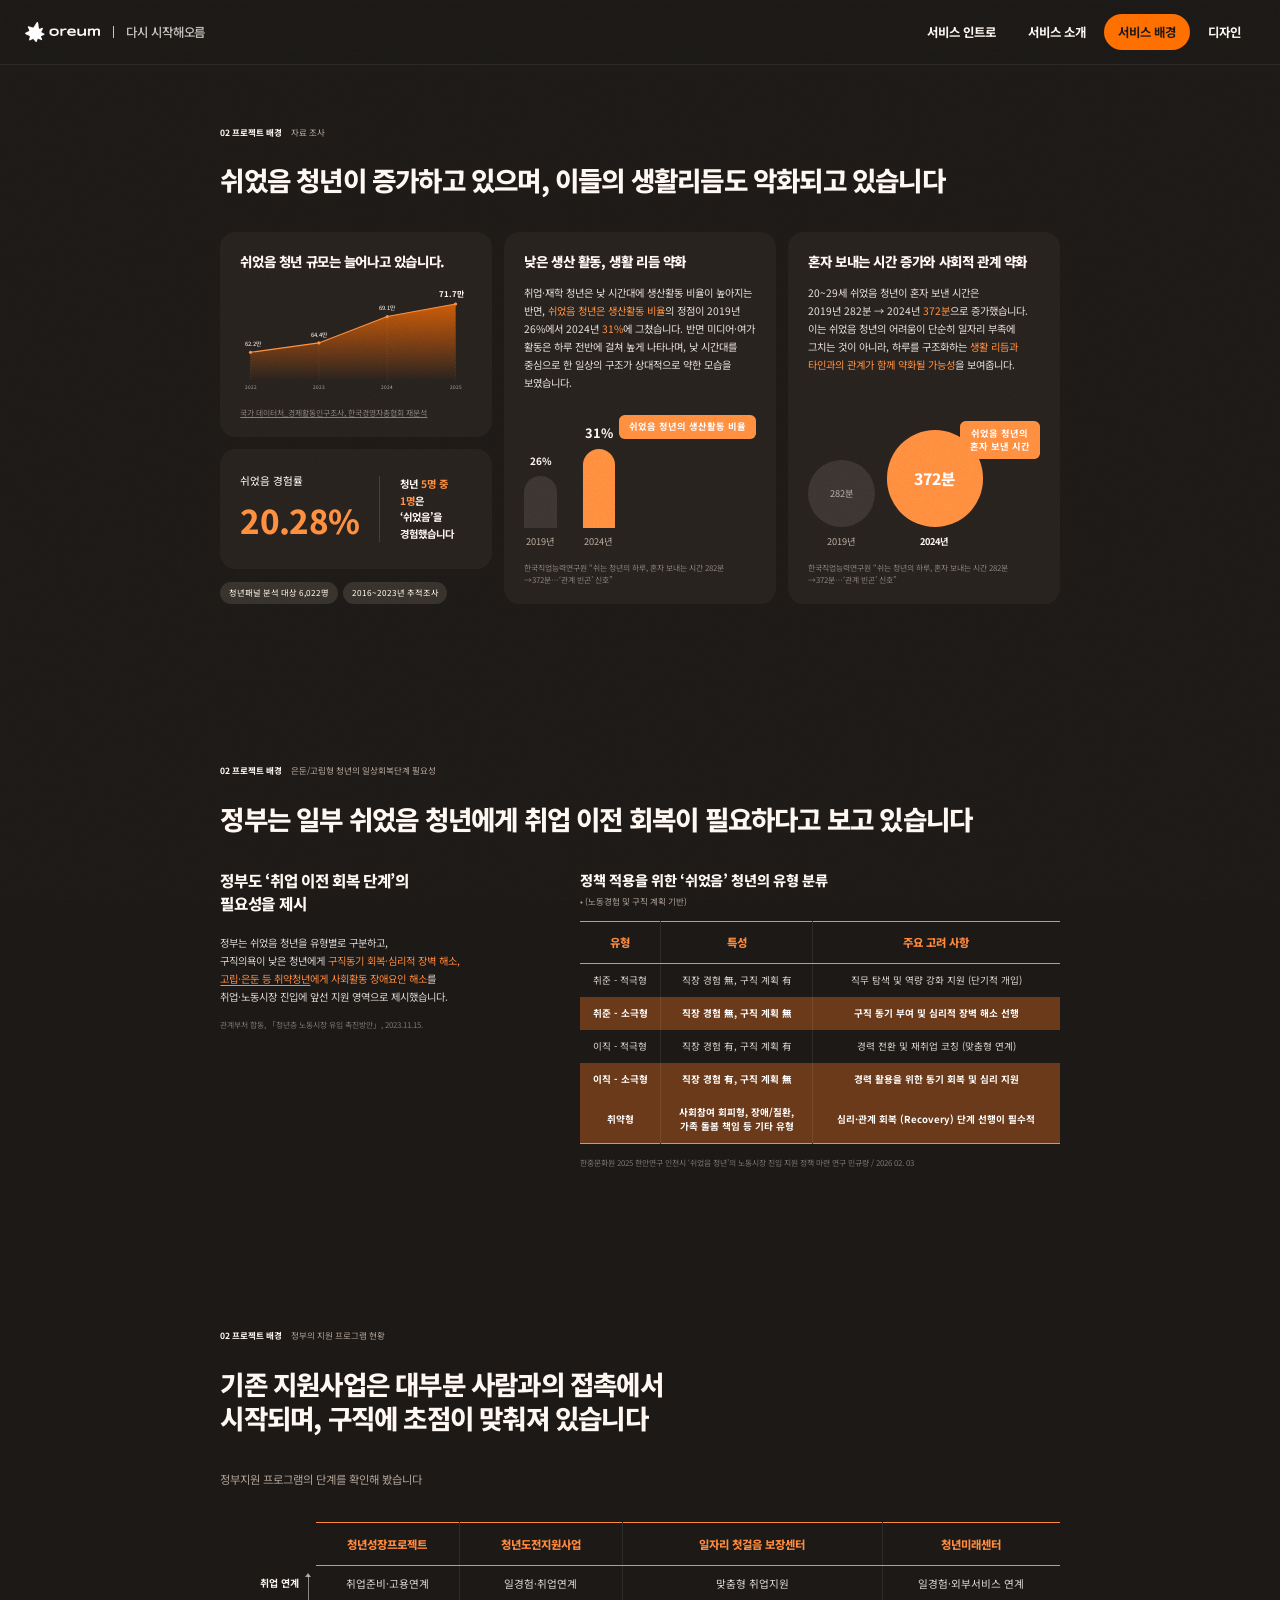
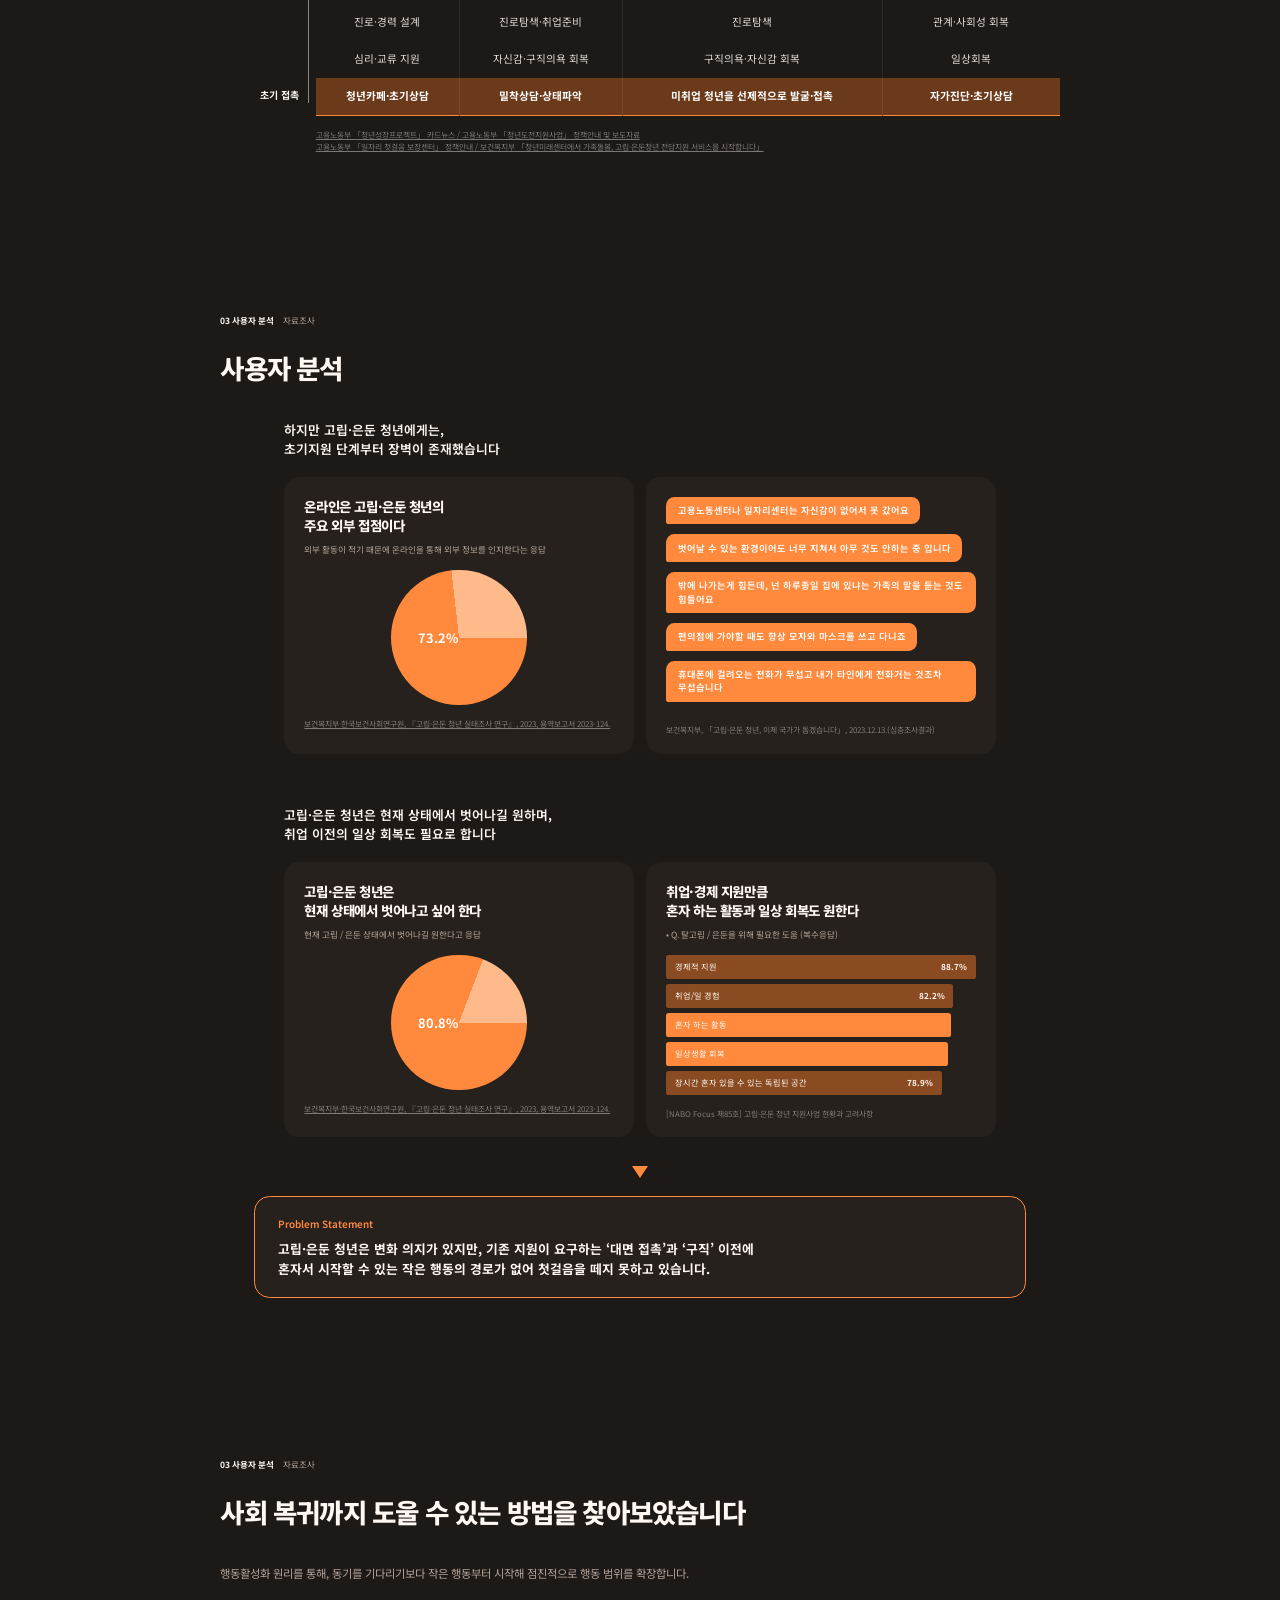
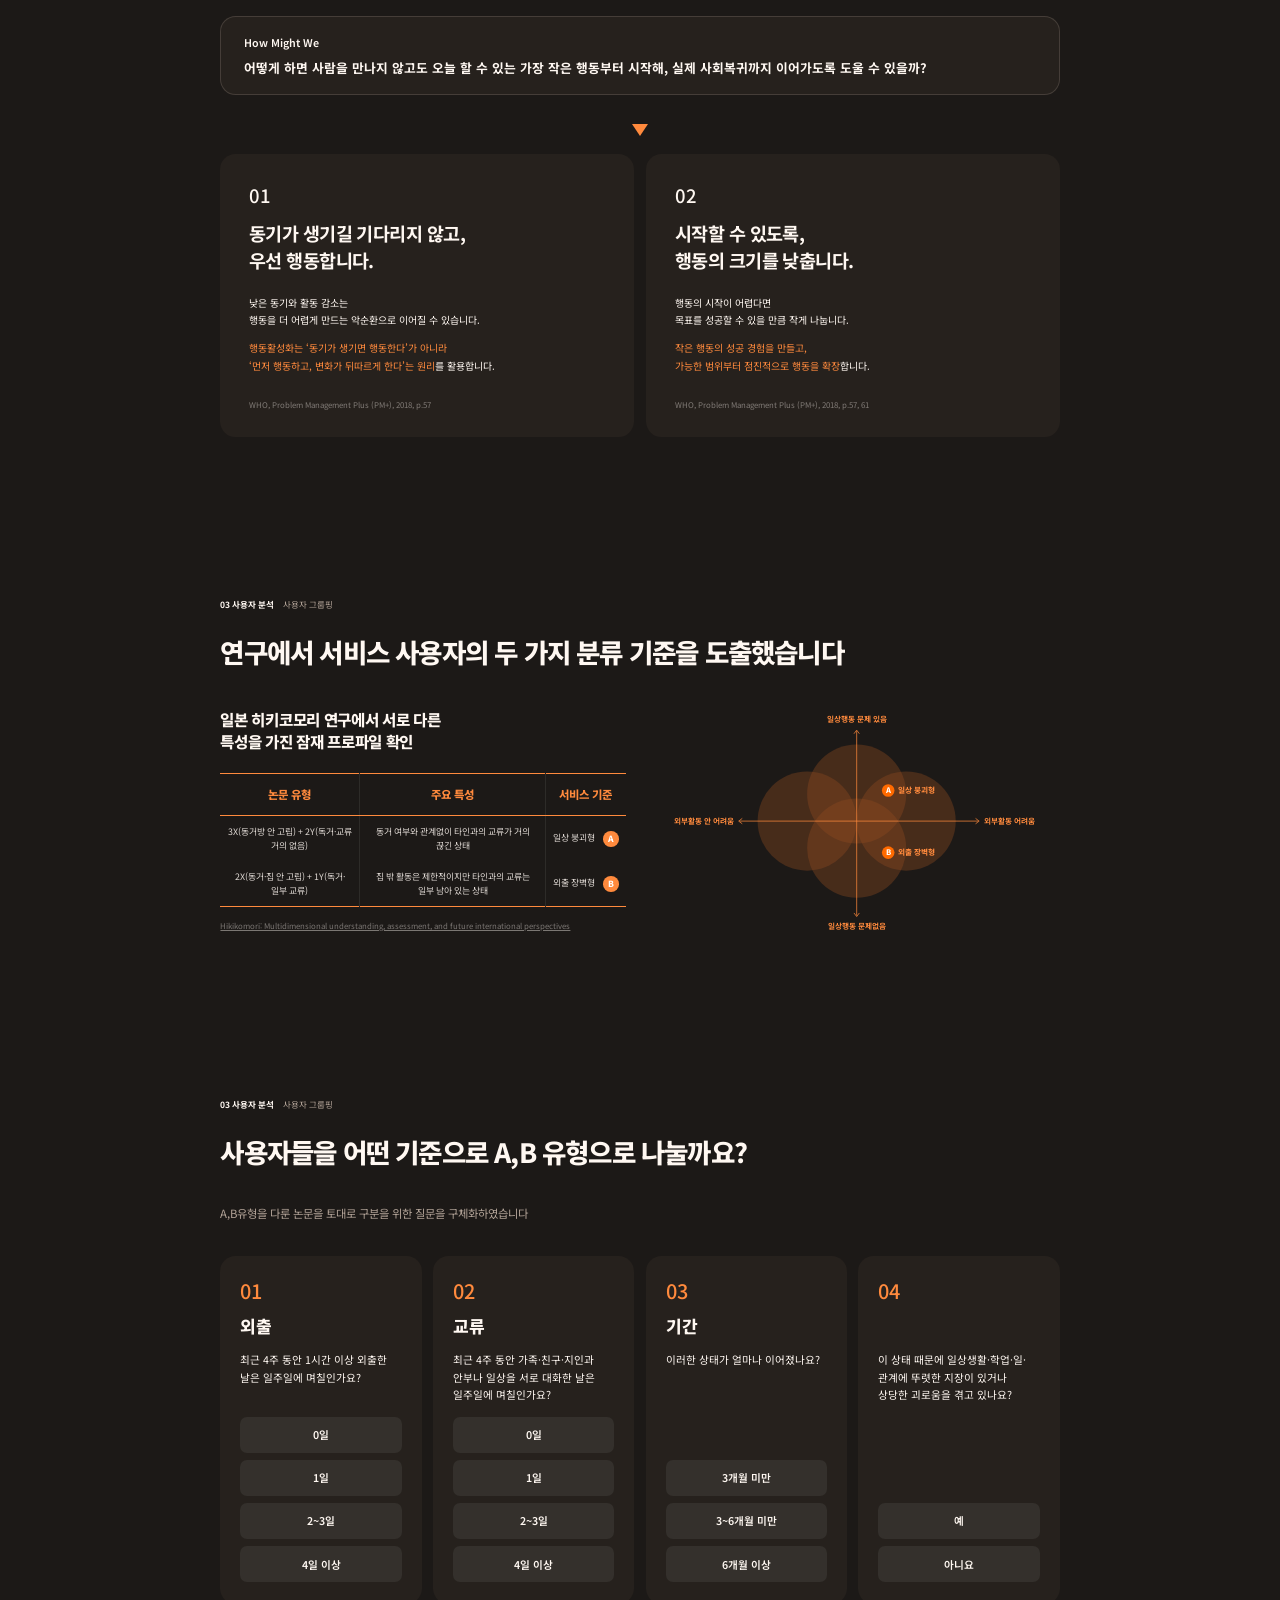
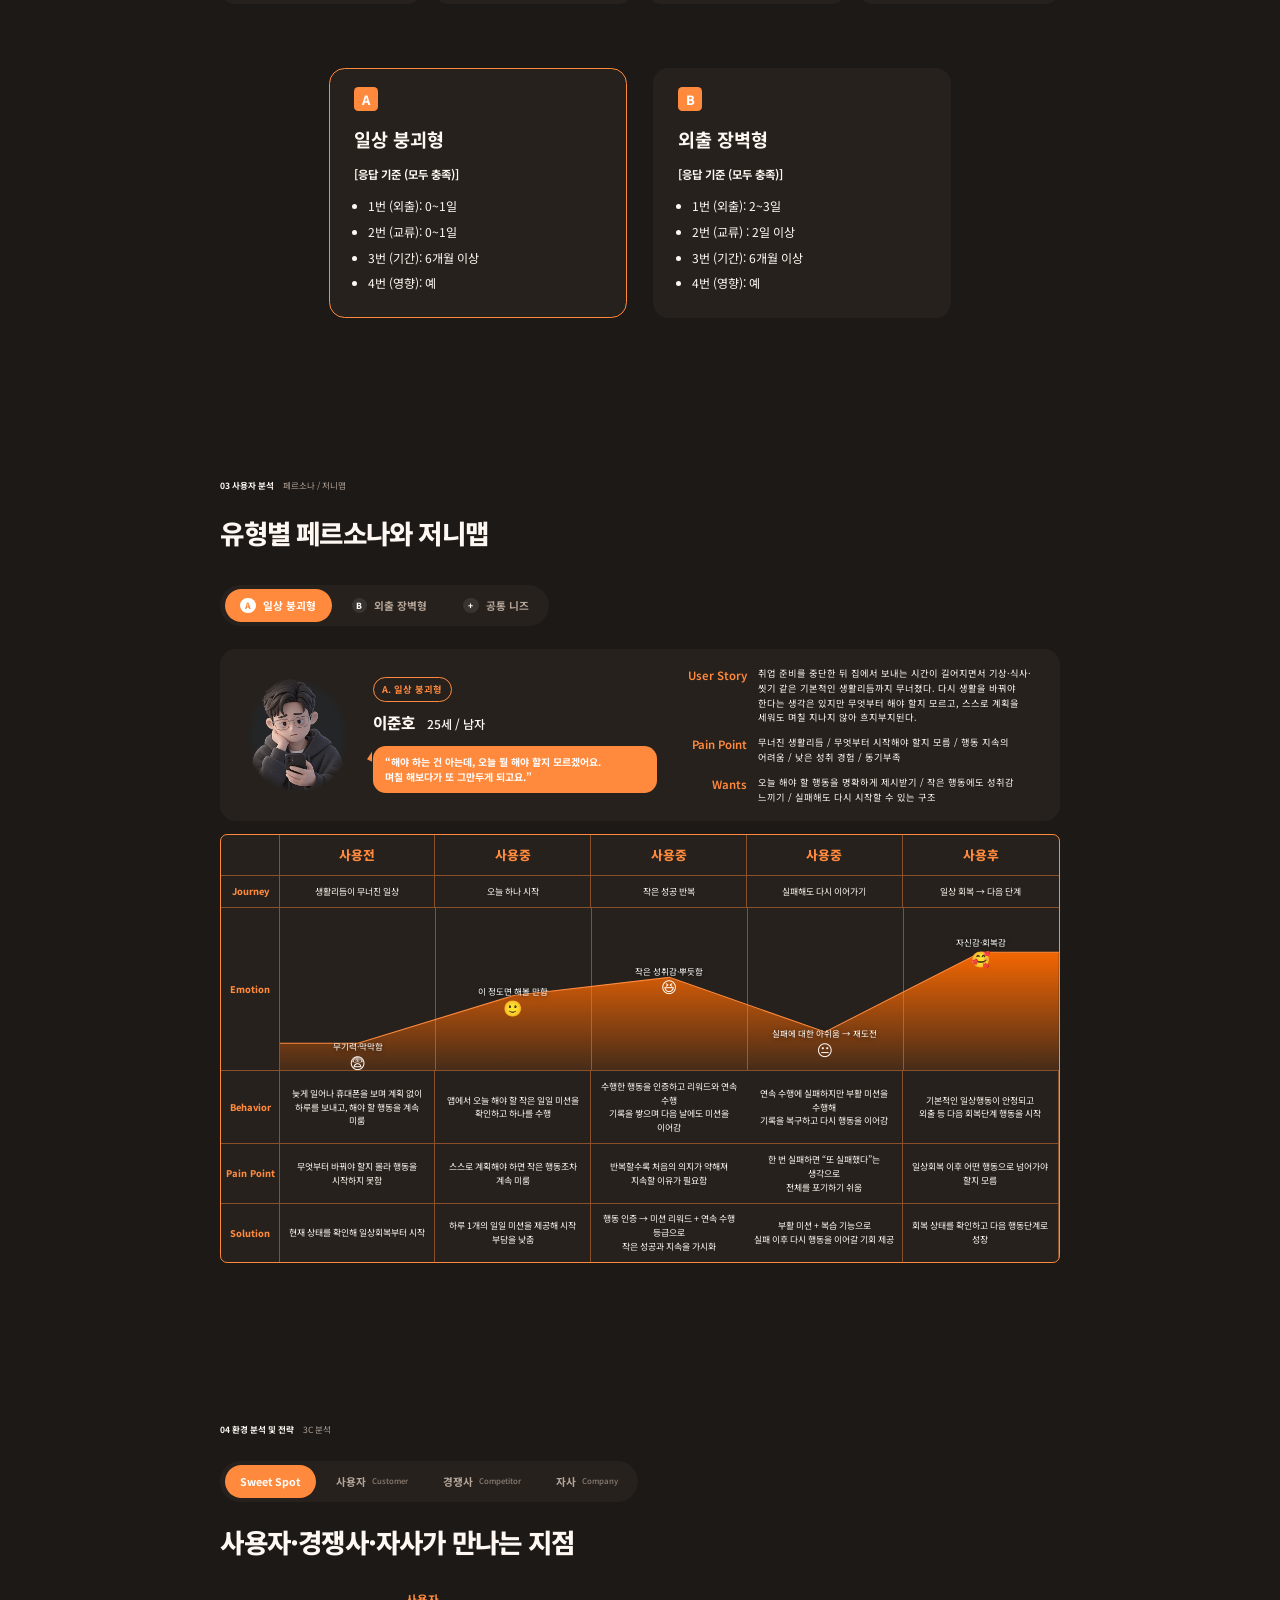
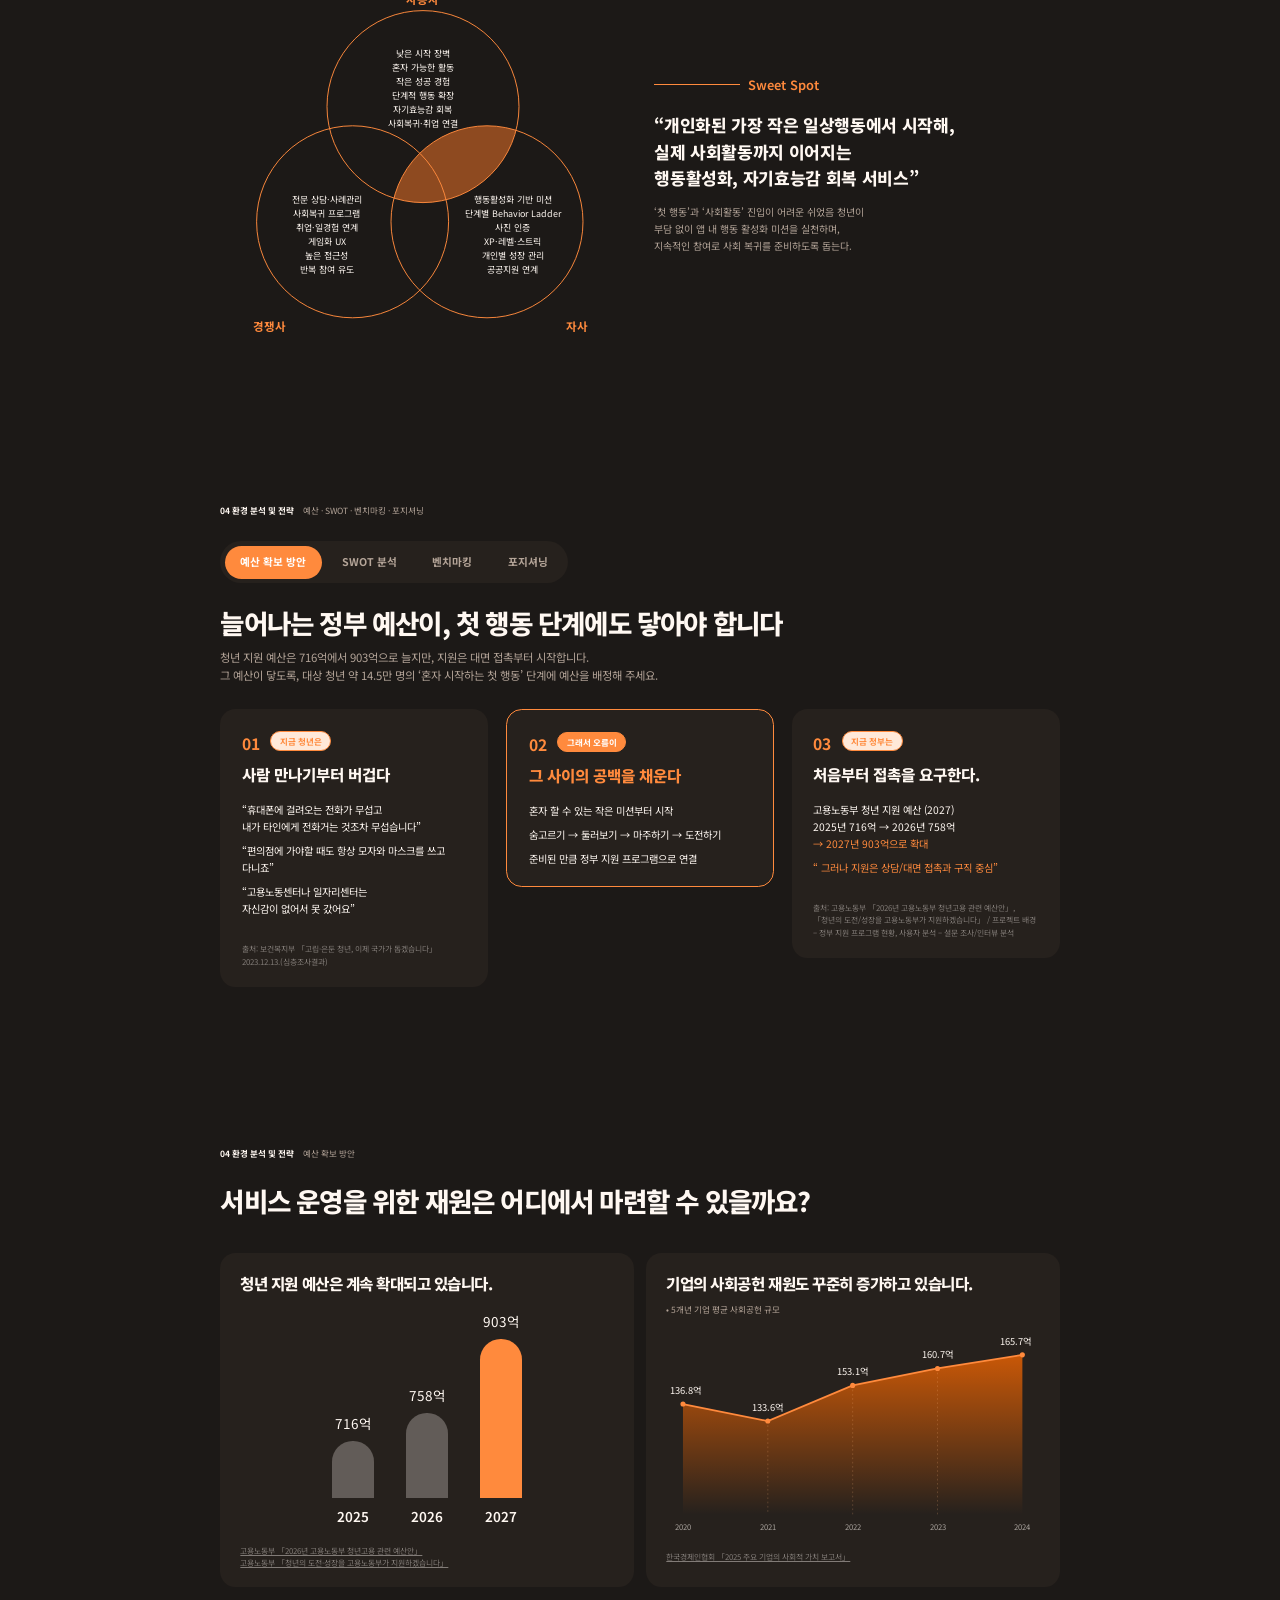
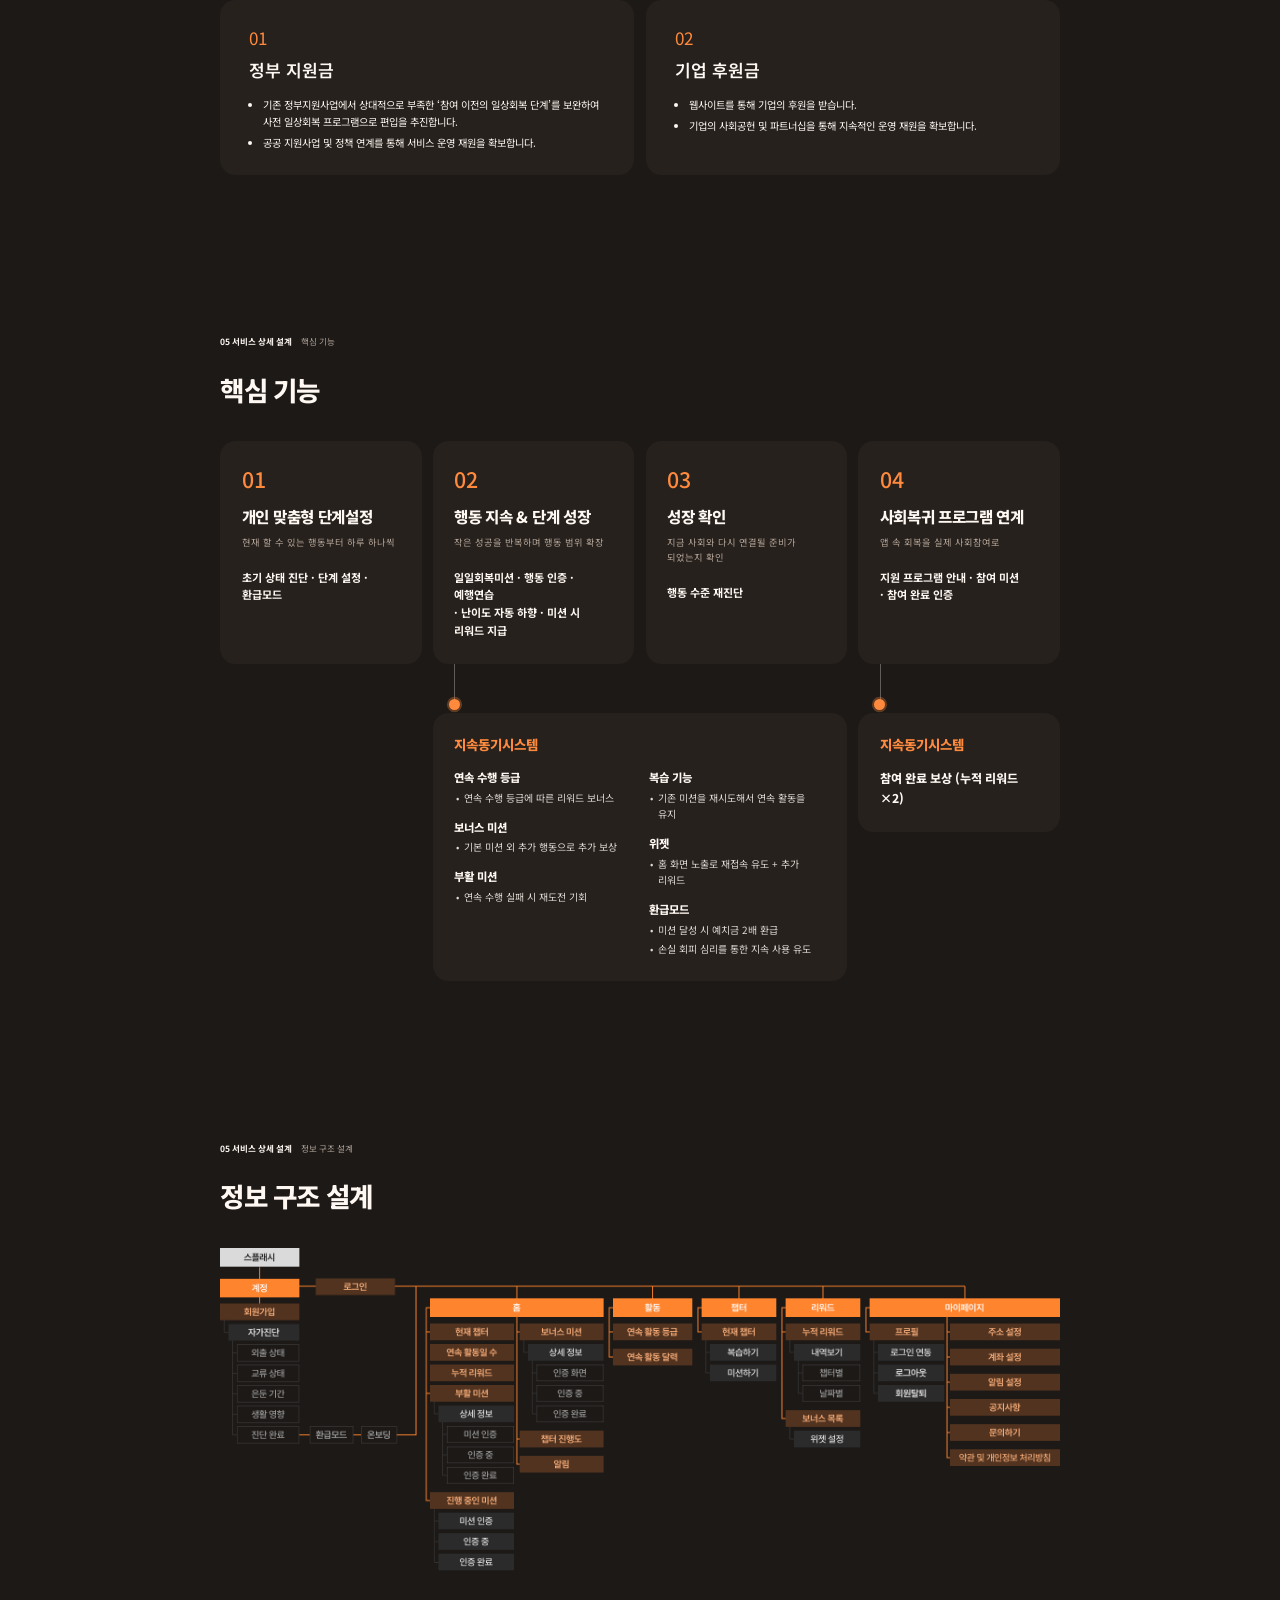
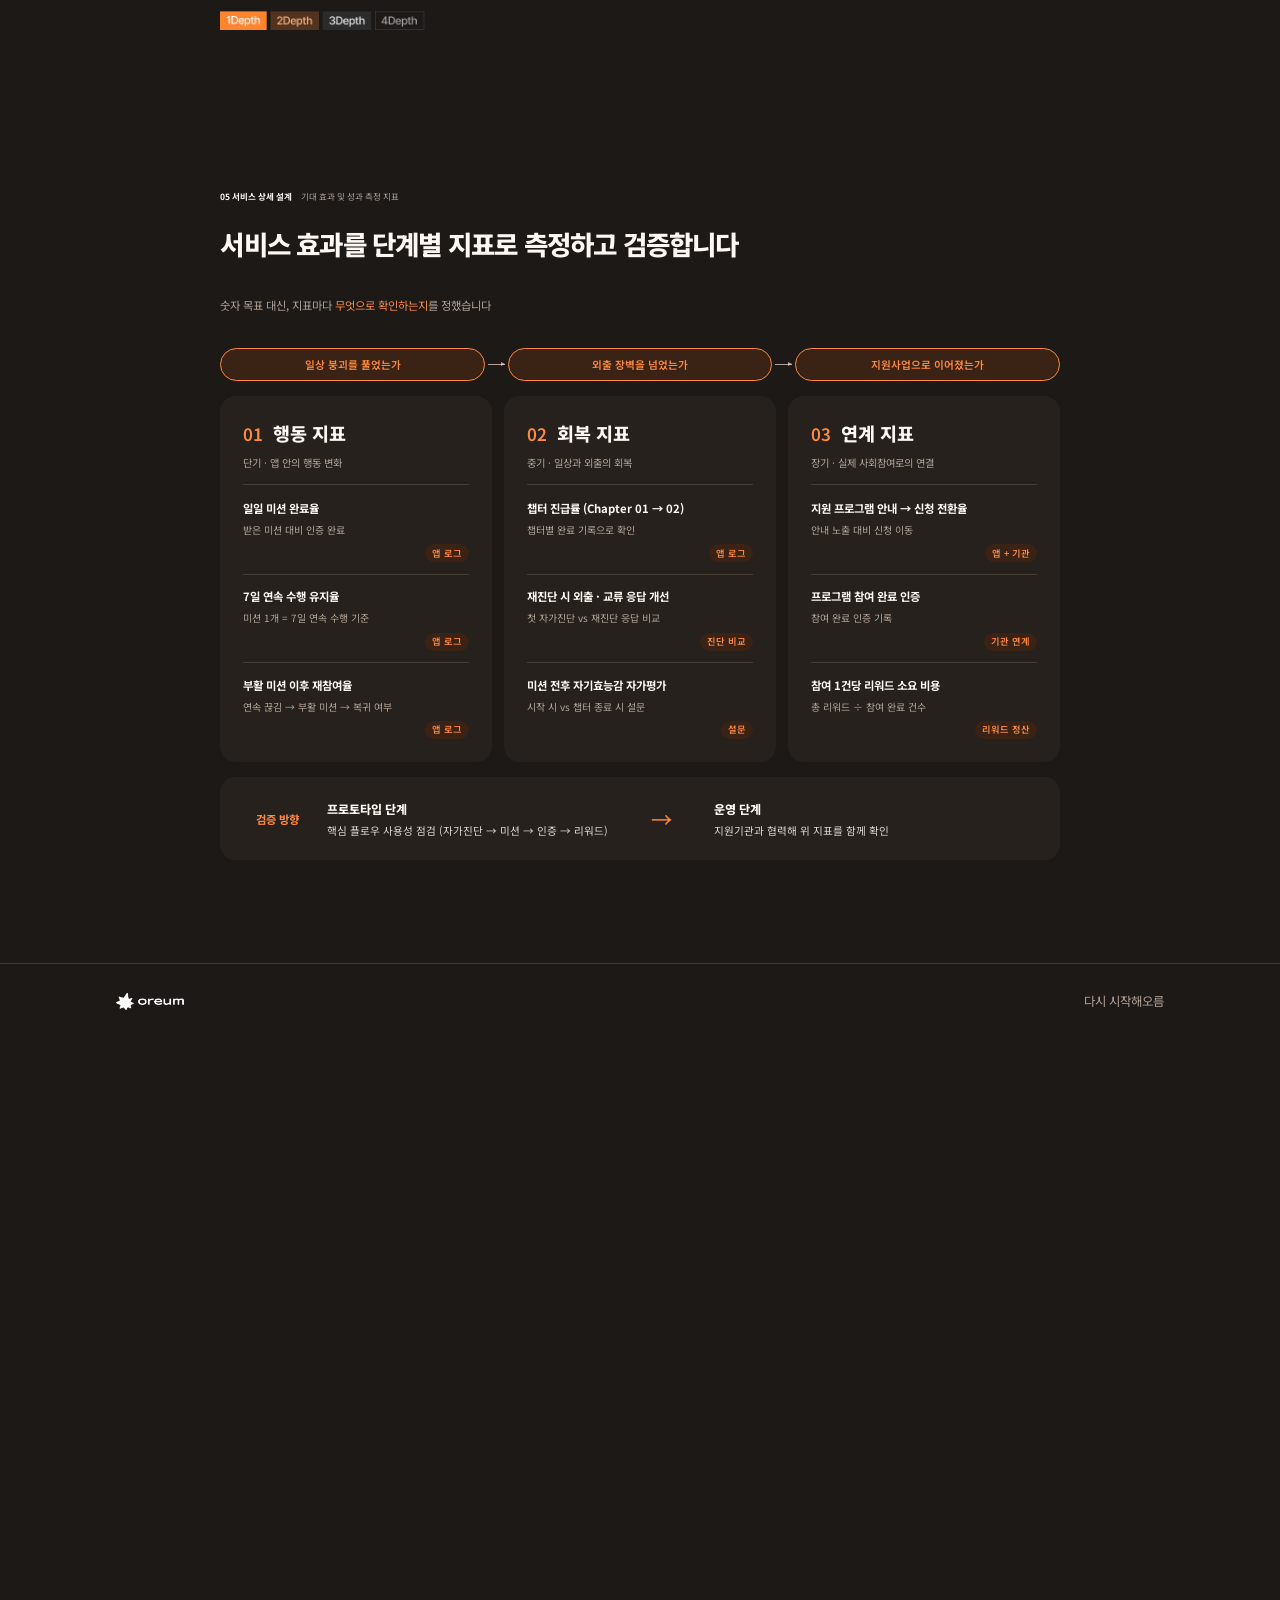
<file: plan.html>
<!doctype html>
<html lang="ko">

<head>
  <meta charset="utf-8">
  <meta name="viewport" content="width=device-width, initial-scale=1, viewport-fit=cover">
  <title>PLAN · oreum</title>
  <meta name="description" content="오름 기획: 프로젝트 배경, 사용자 분석, 페르소나·저니맵, 3C·SWOT·벤치마킹·포지셔닝, 예산 확보 방안, 성과 측정 지표.">
  <link rel="preconnect" href="https://fonts.googleapis.com">
  <link rel="preconnect" href="https://fonts.gstatic.com" crossorigin>
  <link rel="stylesheet"
    href="https://fonts.googleapis.com/css2?family=Syncopate:wght@400;700&family=Noto+Sans+KR:wght@300;400;500;700;800;900&display=swap">
  <link rel="stylesheet" href="css/style.css">
  <script src="js/fit.js"></script>
</head>

<body class="info-page" data-page="plan">
  <header class="topbar">
    <div class="brand"><a href="./" aria-label="oreum 이야기로 돌아가기"><img class="logo" src="assets/brand/logo-white.png" alt="oreum"></a><span class="slogan">다시 시작해오름</span></div>
    <nav aria-label="주요 메뉴">
      <a href="./" class="nav-story">서비스 인트로</a>
      <a href="service.html" class="nav-service">서비스 소개</a>
      <a href="plan.html" class="nav-plan" aria-current="page">서비스 배경</a>
      <a href="design.html" class="nav-design">디자인</a>
    </nav>
  </header>

  <section class="pg-sec " id="bg1">
    <div class="wrap">
      <p class="pg-crumb"><b>02 프로젝트 배경</b>자료 조사</p>
      <h2 class="pg-title rv">쉬었음 청년이 증가하고 있으며, 이들의 생활리듬도 악화되고 있습니다</h2>
      <div class="pg-g3">
        <div class="pg-stack">
          <article class="pg-card rv">
            <h3 class="pg-ct">쉬었음 청년 규모는 늘어나고 있습니다.</h3>
            <svg class="pg-line" viewBox="0 0 440 210" role="img"
              aria-label="쉬었음 청년 수: 2022년 62.2만, 2023년 64.4만, 2024년 69.1만, 2025년 71.7만">
              <defs>
                <linearGradient id="pgArea" x1="0" y1="0" x2="0" y2="1">
                  <stop offset="0" stop-color="#FF6A00" stop-opacity=".75" />
                  <stop offset="1" stop-color="#FF6A00" stop-opacity="0" />
                </linearGradient>
              </defs>
              <path d="M20 130 L150 112 L280 62 L410 38 L410 184 L20 184 Z" fill="url(#pgArea)" />
              <g stroke="rgba(255,182,130,.25)" stroke-dasharray="2 3">
                <path d="M20 130V184M150 112V184M280 62V184M410 38V184" />
              </g>
              <path class="ln" pathLength="1" d="M20 130 L150 112 L280 62 L410 38" fill="none" stroke="#FF8A3D"
                stroke-width="2" />
              <g fill="#FF8A3D">
                <circle cx="20" cy="130" r="3" />
                <circle cx="150" cy="112" r="3" />
                <circle cx="280" cy="62" r="3" />
                <circle cx="410" cy="38" r="3" />
              </g>
              <g fill="#FFF8F2" font-size="11" text-anchor="middle"><text x="24" y="118">62.2만</text><text x="150"
                  y="100">64.4만</text><text x="280" y="50">69.1만</text><text x="402" y="24" font-size="15"
                  font-weight="700">71.7만</text></g>
              <g fill="rgba(255,248,242,.6)" font-size="9" text-anchor="middle"><text x="20" y="200">2022</text><text
                  x="150" y="200">2023</text><text x="280" y="200">2024</text><text x="410" y="200">2025</text></g>
            </svg>
            <p class="pg-src u">국가 데이터처_경제활동인구조사, 한국경영자총협회 재분석</p>
          </article>
          <article class="pg-card pg-rate rv d1">
            <div><span>쉬었음 경험률</span><b>20.28%</b></div>
            <p>청년 <em>5명 중 1명</em>은<br>‘쉬었음’을 경험했습니다</p>
          </article>
          <div class="pg-chips rv d2"><span>청년패널 분석 대상 6,022명</span><span>2016~2023년 추적조사</span></div>
        </div>
        <article class="pg-card rv d1">
          <h3 class="pg-ct">낮은 생산 활동, 생활 리듬 약화</h3>
          <p class="pg-text">취업·재학 청년은 낮 시간대에 생산활동 비율이 높아지는 반면, <em>쉬었음 청년은 생산활동 비율</em>의 정점이 2019년 26%에서 2024년
            <em>31%</em>에 그쳤습니다. 반면 미디어·여가 활동은 하루 전반에 걸쳐 높게 나타나며, 낮 시간대를 중심으로 한 일상의 구조가 상대적으로 약한 모습을 보였습니다.</p>
          <div class="pg-pills">
            <div class="b"><span class="v">26%</span><i style="--h:74px"></i><span class="y">2019년</span></div>
            <div class="b on"><span class="v">31%</span><i style="--h:112px"></i><span class="y">2024년</span></div>
            <span class="pg-tag">쉬었음 청년의 생산활동 비율</span>
          </div>
          <p class="pg-src">한국직업능력연구원 “쉬는 청년의 하루, 혼자 보내는 시간 282분→372분…‘관계 빈곤’ 신호”</p>
        </article>
        <article class="pg-card rv d2">
          <h3 class="pg-ct">혼자 보내는 시간 증가와 사회적 관계 약화</h3>
          <p class="pg-text">20~29세 쉬었음 청년이 혼자 보낸 시간은<br>2019년 282분 → 2024년 <em>372분</em>으로 증가했습니다.<br>이는 쉬었음 청년의 어려움이
            단순히 일자리 부족에 그치는 것이 아니라, 하루를 구조화하는 <em>생활 리듬과 타인과의 관계가 함께 약화될 가능성</em>을 보여줍니다.</p>
          <div class="pg-bubbles">
            <div class="d"><i>282분</i><span>2019년</span></div>
            <div class="d on"><i>372분</i><span>2024년</span></div>
            <span class="pg-tag">쉬었음 청년의<br>혼자 보낸 시간</span>
          </div>
          <p class="pg-src">한국직업능력연구원 “쉬는 청년의 하루, 혼자 보내는 시간 282분→372분…‘관계 빈곤’ 신호”</p>
        </article>
      </div>
    </div>
  </section>

  <section class="pg-sec " id="bg2">
    <div class="wrap">
      <p class="pg-crumb"><b>02 프로젝트 배경</b>은둔/고립형 청년의 일상회복단계 필요성</p>
      <h2 class="pg-title rv">정부는 일부 쉬었음 청년에게 취업 이전 회복이 필요하다고 보고 있습니다</h2>
      <div class="pg-split">
        <div class="rv">
          <h3 class="pg-h3">정부도 ‘취업 이전 회복 단계’의<br>필요성을 제시</h3>
          <p class="pg-text">정부는 쉬었음 청년을 유형별로 구분하고,<br>구직의욕이 낮은 청년에게 <em>구직동기 회복·심리적 장벽 해소,<br><u>고립·은둔 등 취약청년</u>에게
              사회활동 장애요인 해소</em>를<br>취업·노동시장 진입에 앞선 지원 영역으로 제시했습니다.</p>
          <p class="pg-src">관계부처 합동, 「청년층 노동시장 유입 촉진방안」, 2023.11.15.</p>
        </div>
        <div class="rv d1">
          <h3 class="pg-h3 sm">정책 적용을 위한 ‘쉬었음’ 청년의 유형 분류</h3>
          <p class="pg-note">• (노동경험 및 구직 계획 기반)</p>
          <table class="pg-table">
            <thead>
              <tr>
                <th>유형</th>
                <th>특성</th>
                <th>주요 고려 사항</th>
              </tr>
            </thead>
            <tbody>
              <tr>
                <td>취준 - 적극형</td>
                <td>직장 경험 無, 구직 계획 有</td>
                <td>직무 탐색 및 역량 강화 지원 (단기적 개입)</td>
              </tr>
              <tr class="hi">
                <td>취준 - 소극형</td>
                <td>직장 경험 無, 구직 계획 無</td>
                <td>구직 동기 부여 및 심리적 장벽 해소 선행</td>
              </tr>
              <tr>
                <td>이직 - 적극형</td>
                <td>직장 경험 有, 구직 계획 有</td>
                <td>경력 전환 및 재취업 코칭 (맞춤형 연계)</td>
              </tr>
              <tr class="hi">
                <td>이직 - 소극형</td>
                <td>직장 경험 有, 구직 계획 無</td>
                <td>경력 활용을 위한 동기 회복 및 심리 지원</td>
              </tr>
              <tr class="hi">
                <td>취약형</td>
                <td>사회참여 회피형, 장애/질환,<br>가족 돌봄 책임 등 기타 유형</td>
                <td>심리·관계 회복 (Recovery) 단계 선행이 필수적</td>
              </tr>
            </tbody>
          </table>
          <p class="pg-src">한중문화원 2025 현안연구 인천시 ‘쉬었음 청년’의 노동시장 진입 지원 정책 마련 연구 민규량 / 2026 02. 03</p>
        </div>
      </div>
    </div>
  </section>

  <section class="pg-sec " id="bg3">
    <div class="wrap">
      <p class="pg-crumb"><b>02 프로젝트 배경</b>정부의 지원 프로그램 현황</p>
      <h2 class="pg-title rv">기존 지원사업은 대부분 사람과의 접촉에서 시작되며, 구직에 초점이 맞춰져 있습니다</h2>
      <p class="pg-desc rv d1">정부지원 프로그램의 단계를 확인해 봤습니다</p>
      <div class="pg-prog rv">
        <div class="axis"><span>취업 연계</span><i></i><span>초기 접촉</span></div>
        <table class="pg-table pg-ptable">
          <thead>
            <tr>
              <th>청년성장프로젝트</th>
              <th>청년도전지원사업</th>
              <th>일자리 첫걸음 보장센터</th>
              <th>청년미래센터</th>
            </tr>
          </thead>
          <tbody>
            <tr>
              <td>취업준비·고용연계</td>
              <td>일경험·취업연계</td>
              <td>맞춤형 취업지원</td>
              <td>일경험·외부서비스 연계</td>
            </tr>
            <tr>
              <td>진로·경력 설계</td>
              <td>진로탐색·취업준비</td>
              <td>진로탐색</td>
              <td>관계·사회성 회복</td>
            </tr>
            <tr>
              <td>심리·교류 지원</td>
              <td>자신감·구직의욕 회복</td>
              <td>구직의욕·자신감 회복</td>
              <td>일상회복</td>
            </tr>
            <tr class="hi">
              <td>청년카페·초기상담</td>
              <td>밀착상담·상태파악</td>
              <td>미취업 청년을 선제적으로 발굴·접촉</td>
              <td>자가진단·초기상담</td>
            </tr>
          </tbody>
        </table>
      </div>
      <p class="pg-src u pg-src-prog">고용노동부 「청년성장프로젝트」 카드뉴스 / 고용노동부 「청년도전지원사업」 정책안내 및 보도자료<br>고용노동부 「일자리 첫걸음 보장센터」 정책안내
        / 보건복지부 「청년미래센터에서 가족돌봄, 고립·은둔청년 전담지원 서비스를 시작합니다」</p>
    </div>
  </section>

  <section class="pg-sec " id="user1">
    <div class="wrap">
      <p class="pg-crumb"><b>03 사용자 분석</b>자료조사</p>
      <h2 class="pg-title rv">사용자 분석</h2>
      <p class="pg-lead rv">하지만 고립·은둔 청년에게는,<br>초기지원 단계부터 장벽이 존재했습니다</p>
      <div class="pg-g2 indent">
        <article class="pg-card rv">
          <h3 class="pg-ct">온라인은 고립·은둔 청년의<br>주요 외부 접점이다</h3>
          <p class="pg-cs">외부 활동이 적기 때문에 온라인을 통해 외부 정보를 인지한다는 응답</p>
          <div class="pg-pie" style="--p:73.2" role="img" aria-label="73.2%"><b>73.2%</b></div>
          <p class="pg-src u">보건복지부·한국보건사회연구원, 『고립·은둔 청년 실태조사 연구』, 2023, 용역보고서 2023-124.</p>
        </article>
        <article class="pg-card pg-quotes rv d1">
          <p>고용노동센터나 일자리센터는 자신감이 없어서 못 갔어요</p>
          <p>벗어날 수 있는 환경이어도 너무 지쳐서 아무 것도 안하는 중 입니다</p>
          <p>밖에 나가는게 힘든데, 넌 하루종일 집에 있냐는 가족의 말을 듣는 것도 힘들어요</p>
          <p>편의점에 가야할 때도 항상 모자와 마스크를 쓰고 다니죠</p>
          <p>휴대폰에 걸려오는 전화가 무섭고 내가 타인에게 전화거는 것조차 무섭습니다</p>
          <p class="pg-src">보건복지부, 「고립·은둔 청년, 이제 국가가 돕겠습니다」, 2023.12.13.(심층조사결과)</p>
        </article>
      </div>
      <p class="pg-lead rv" style="margin-top:72px">고립·은둔 청년은 현재 상태에서 벗어나길 원하며,<br>취업 이전의 일상 회복도 필요로 합니다</p>
      <div class="pg-g2 indent">
        <article class="pg-card rv">
          <h3 class="pg-ct">고립·은둔 청년은<br>현재 상태에서 벗어나고 싶어 한다</h3>
          <p class="pg-cs">현재 고립 / 은둔 상태에서 벗어나길 원한다고 응답</p>
          <div class="pg-pie" style="--p:80.8" role="img" aria-label="80.8%"><b>80.8%</b></div>
          <p class="pg-src u">보건복지부·한국보건사회연구원, 『고립·은둔 청년 실태조사 연구』, 2023, 용역보고서 2023-124.</p>
        </article>
        <article class="pg-card rv d1">
          <h3 class="pg-ct">취업·경제 지원만큼<br>혼자 하는 활동과 일상 회복도 원한다</h3>
          <p class="pg-cs">• Q. 탈고립 / 은둔을 위해 필요한 도움 (복수응답)</p>
          <div class="pg-hbars">
            <div style="--w:100%"><span>경제적 지원</span><b>88.7%</b></div>
            <div style="--w:92.7%"><span>취업/일 경험</span><b>82.2%</b></div>
            <div class="hot" style="--w:92.1%"><span>혼자 하는 활동</span><b>81.7%</b></div>
            <div class="hot" style="--w:91%"><span>일상생활 회복</span><b>80.7%</b></div>
            <div style="--w:89%"><span>장시간 혼자 있을 수 있는 독립된 공간</span><b>78.9%</b></div>
          </div>
          <p class="pg-src">[NABO Focus 제85호] 고립·은둔 청년 지원사업 현황과 고려사항</p>
        </article>
      </div>
      <div class="pg-arrow"></div>
      <div class="pg-statement rv">
        <span>Problem Statement</span>
        <p>고립·은둔 청년은 변화 의지가 있지만, 기존 지원이 요구하는 ‘대면 접촉’과 ‘구직’ 이전에<br>혼자서 시작할 수 있는 작은 행동의 경로가 없어 첫걸음을 떼지 못하고 있습니다.</p>
      </div>
    </div>
  </section>

  <section class="pg-sec " id="user2">
    <div class="wrap">
      <p class="pg-crumb"><b>03 사용자 분석</b>자료조사</p>
      <h2 class="pg-title rv">사회 복귀까지 도울 수 있는 방법을 찾아보았습니다</h2>
      <p class="pg-desc rv d1">행동활성화 원리를 통해, 동기를 기다리기보다 작은 행동부터 시작해 점진적으로 행동 범위를 확장합니다.</p>
      <div class="pg-hmw rv"><span>How Might We</span>
        <p>어떻게 하면 사람을 만나지 않고도 오늘 할 수 있는 가장 작은 행동부터 시작해, 실제 사회복귀까지 이어가도록 도울 수 있을까?</p>
      </div>
      <div class="pg-arrow"></div>
      <div class="pg-g2">
        <article class="pg-card pg-pr rv"><span class="n">01</span>
          <h3>동기가 생기길 기다리지 않고,<br>우선 행동합니다.</h3>
          <p>낮은 동기와 활동 감소는<br>행동을 더 어렵게 만드는 악순환으로 이어질 수 있습니다.</p>
          <p><em>행동활성화는 ‘동기가 생기면 행동한다’가 아니라<br>‘먼저 행동하고, 변화가 뒤따르게 한다’는 원리</em>를 활용합니다.</p>
          <p class="pg-src">WHO, Problem Management Plus (PM+), 2018, p.57</p>
        </article>
        <article class="pg-card pg-pr rv d1"><span class="n">02</span>
          <h3>시작할 수 있도록,<br>행동의 크기를 낮춥니다.</h3>
          <p>행동의 시작이 어렵다면<br>목표를 성공할 수 있을 만큼 작게 나눕니다.</p>
          <p><em>작은 행동의 성공 경험을 만들고,<br>가능한 범위부터 점진적으로 행동을 확장</em>합니다.</p>
          <p class="pg-src">WHO, Problem Management Plus (PM+), 2018, p.57, 61</p>
        </article>
      </div>
    </div>
  </section>

  <section class="pg-sec " id="group1">
    <div class="wrap">
      <p class="pg-crumb"><b>03 사용자 분석</b>사용자 그룹핑</p>
      <h2 class="pg-title rv">연구에서 서비스 사용자의 두 가지 분류 기준을 도출했습니다</h2>
      <div class="pg-group">
        <div class="rv">
          <h3 class="pg-h3">일본 히키코모리 연구에서 서로 다른 특성을 가진 잠재 프로파일 확인</h3>
          <table class="pg-table pg-gtable">
            <thead>
              <tr>
                <th>논문 유형</th>
                <th>주요 특성</th>
                <th>서비스 기준</th>
              </tr>
            </thead>
            <tbody>
              <tr>
                <td>3X(동거방 안 고립) + 2Y(독거·교류 거의 없음)</td>
                <td>동거 여부와 관계없이 타인과의 교류가 거의 끊긴 상태</td>
                <td>일상 붕괴형 <i class="ab">A</i></td>
              </tr>
              <tr>
                <td>2X(동거·집 안 고립) + 1Y(독거·일부 교류)</td>
                <td>집 밖 활동은 제한적이지만 타인과의 교류는 일부 남아 있는 상태</td>
                <td>외출 장벽형 <i class="ab">B</i></td>
              </tr>
            </tbody>
          </table>
          <p class="pg-src u">Hikikomori: Multidimensional understanding, assessment, and future international
            perspectives</p>
        </div>
        <svg class="pg-quad rv d1" viewBox="-130 0 900 520" role="img"
          aria-label="일상행동 문제 유무와 외부활동 어려움 두 축 위에 A 일상 붕괴형(문제 있음·외부활동 어려움)과 B 외출 장벽형(문제 없음·외부활동 어려움)">
          <g fill="#8E4A20" fill-opacity=".38">
            <circle cx="320" cy="200" r="110" />
            <circle cx="210" cy="260" r="110" />
            <circle cx="430" cy="260" r="110" />
            <circle cx="320" cy="320" r="110" />
          </g>
          <g stroke="#FF8A3D" stroke-width="1.6" fill="none">
            <path d="M320 60V470M314 66l6-8 6 8M314 464l6 8 6-8" />
            <path d="M60 260H590M66 254l-8 6 8 6M584 254l8 6-8 6" />
          </g>
          <g fill="#FF8A3D" font-size="17" font-weight="700" text-anchor="middle"><text x="320" y="40">일상행동 문제
              있음</text><text x="320" y="500">일상행동 문제없음</text></g>
          <g fill="#FF8A3D" font-size="17" font-weight="700"><text x="48" y="266" text-anchor="end">외부활동 안
              어려움</text><text x="602" y="266" text-anchor="start">외부활동 어려움</text></g>
          <g font-size="17" font-weight="800">
            <circle cx="390" cy="192" r="14" fill="#FF6A00" /><text x="390" y="198" fill="#fff"
              text-anchor="middle">A</text><text x="412" y="198" fill="#FF8A3D">일상 붕괴형</text>
            <circle cx="390" cy="330" r="14" fill="#FF6A00" /><text x="390" y="336" fill="#fff"
              text-anchor="middle">B</text><text x="412" y="336" fill="#FF8A3D">외출 장벽형</text>
          </g>
        </svg>
      </div>
    </div>
  </section>

  <section class="pg-sec " id="group2">
    <div class="wrap">
      <p class="pg-crumb"><b>03 사용자 분석</b>사용자 그룹핑</p>
      <h2 class="pg-title rv">사용자들을 어떤 기준으로 A,B 유형으로 나눌까요?</h2>
      <p class="pg-desc rv d1">A,B유형을 다룬 논문을 토대로 구분을 위한 질문을 구체화하였습니다</p>
      <div class="pg-g4">
        <article class="pg-card pg-q rv"><span class="n">01</span>
          <h3>외출</h3>
          <p>최근 4주 동안 1시간 이상 외출한 날은 일주일에 며칠인가요?</p>
          <div class="opts"><span>0일</span><span>1일</span><span>2~3일</span><span>4일 이상</span></div>
        </article>
        <article class="pg-card pg-q rv"><span class="n">02</span>
          <h3>교류</h3>
          <p>최근 4주 동안 가족·친구·지인과 안부나 일상을 서로 대화한 날은 일주일에 며칠인가요?</p>
          <div class="opts"><span>0일</span><span>1일</span><span>2~3일</span><span>4일 이상</span></div>
        </article>
        <article class="pg-card pg-q rv"><span class="n">03</span>
          <h3>기간</h3>
          <p>이러한 상태가 얼마나 이어졌나요?</p>
          <div class="opts"><span>3개월 미만</span><span>3~6개월 미만</span><span>6개월 이상</span></div>
        </article>
        <article class="pg-card pg-q rv"><span class="n">04</span>
          <h3>&nbsp;</h3>
          <p>이 상태 때문에 일상생활·학업·일·관계에 뚜렷한 지장이 있거나 상당한 괴로움을 겪고 있나요?</p>
          <div class="opts"><span>예</span><span>아니요</span></div>
        </article>
      </div>
      <div class="pg-ab">
        <article class="pg-card on rv"><i class="ab">A</i>
          <h3>일상 붕괴형</h3><b>[응답 기준 (모두 충족)]</b>
          <ul>
            <li>1번 (외출): 0~1일</li>
            <li>2번 (교류): 0~1일</li>
            <li>3번 (기간): 6개월 이상</li>
            <li>4번 (영향): 예</li>
          </ul>
        </article>
        <article class="pg-card rv d1"><i class="ab">B</i>
          <h3>외출 장벽형</h3><b>[응답 기준 (모두 충족)]</b>
          <ul>
            <li>1번 (외출): 2~3일</li>
            <li>2번 (교류) : 2일 이상</li>
            <li>3번 (기간): 6개월 이상</li>
            <li>4번 (영향): 예</li>
          </ul>
        </article>
      </div>
    </div>
  </section>

  <section class="pg-sec" id="persona">
    <div class="wrap">
      <p class="pg-crumb"><b>03 사용자 분석</b>페르소나 / 저니맵</p>
      <h2 class="pg-title rv">유형별 페르소나와 저니맵</h2>
      <div class="pg-tabs" role="tablist" aria-label="페르소나 유형" data-tabs="persona"><button role="tab"
          aria-selected="true" data-tab="a"><i class="ab">A</i>일상 붕괴형</button><button role="tab" aria-selected="false"
          data-tab="b"><i class="ab">B</i>외출 장벽형</button><button role="tab" aria-selected="false" data-tab="common"><i
            class="ab">+</i>공통 니즈</button></div>
      <div class="pg-panels" data-tabs-for="persona">
        <div class="pg-panel" data-panel="a">
          <div class="pg-persona" data-x="a">
            <article class="pg-card pg-pcard">
              <img src="assets/plan/persona-a.png" alt="이준호 페르소나 일러스트">
              <div class="who"><span class="tg">A. 일상 붕괴형</span>
                <h3>이준호 <small>25세 / 남자</small></h3>
                <p class="bub">“해야 하는 건 아는데, 오늘 뭘 해야 할지 모르겠어요.<br>며칠 해보다가 또 그만두게 되고요.”</p>
              </div>
              <dl>
                <dt>User Story</dt>
                <dd>취업 준비를 중단한 뒤 집에서 보내는 시간이 길어지면서 기상·식사·씻기 같은 기본적인 생활리듬까지 무너졌다. 다시 생활을 바꿔야 한다는 생각은 있지만 무엇부터 해야 할지 모르고,
                  스스로 계획을 세워도 며칠 지나지 않아 흐지부지된다.</dd>
                <dt>Pain Point</dt>
                <dd>무너진 생활리듬 / 무엇부터 시작해야 할지 모름 / 행동 지속의 어려움 / 낮은 성취 경험 / 동기부족</dd>
                <dt>Wants</dt>
                <dd>오늘 해야 할 행동을 명확하게 제시받기 / 작은 행동에도 성취감 느끼기 / 실패해도 다시 시작할 수 있는 구조</dd>
              </dl>
            </article>
            <div class="pg-journey">
              <div class="jl"></div>
              <div class="jh">사용전</div>
              <div class="jh">사용중</div>
              <div class="jh">사용중</div>
              <div class="jh">사용중</div>
              <div class="jh">사용후</div>
              <div class="jl">Journey</div>
              <div class="jc ">생활리듬이 무너진 일상</div>
              <div class="jc ">오늘 하나 시작</div>
              <div class="jc ">작은 성공 반복</div>
              <div class="jc ">실패해도 다시 이어가기</div>
              <div class="jc ">일상 회복 → 다음 단계</div>
              <div class="jl">Emotion</div>
              <div class="jemo"><svg viewBox="0 0 1000 200" preserveAspectRatio="none">
                  <defs>
                    <linearGradient id="jga" x1="0" y1="0" x2="0" y2="1">
                      <stop offset="0" stop-color="#FF6A00" stop-opacity=".95" />
                      <stop offset="1" stop-color="#FF6A00" stop-opacity=".15" />
                    </linearGradient>
                  </defs>
                  <path d="M0,162.2 L100,162.2 L300,95.0 L500,69.4 L700,146.2 L900,34.2 L1000,34.2 L1000,200 L0,200 Z"
                    fill="url(#jga)" />
                  <polyline points="0,162.2 100,162.2 300,95.0 500,69.4 700,146.2 900,34.2 1000,34.2" fill="none"
                    stroke="#FF8A3D" stroke-width="1.5" vector-effect="non-scaling-stroke" />
                </svg><i></i><i></i><i></i><i></i><span class="em"
                  style="left:10%;top:81.1%"><b>😨</b><i>무기력·막막함</i></span><span class="em"
                  style="left:30%;top:47.5%"><b>🙂</b><i>이 정도면 해볼 만함</i></span><span class="em"
                  style="left:50%;top:34.7%"><b>😆</b><i>작은 성취감·뿌듯함</i></span><span class="em"
                  style="left:70%;top:73.1%"><b>😐</b><i>실패에 대한 아쉬움 → 재도전</i></span><span class="em"
                  style="left:90%;top:17.1%"><b>🥰</b><i>자신감·회복감</i></span></div>
              <div class="jl">Behavior</div>
              <div class="jc ">늦게 일어나 휴대폰을 보며 계획 없이<br>하루를 보내고, 해야 할 행동을 계속 미룸</div>
              <div class="jc ">앱에서 오늘 해야 할 작은 일일 미션을<br>확인하고 하나를 수행</div>
              <div class="jc ">수행한 행동을 인증하고 리워드와 연속 수행<br>기록을 쌓으며 다음 날에도 미션을 이어감</div>
              <div class="jc ">연속 수행에 실패하지만 부활 미션을 수행해<br>기록을 복구하고 다시 행동을 이어감</div>
              <div class="jc ">기본적인 일상행동이 안정되고<br>외출 등 다음 회복단계 행동을 시작</div>
              <div class="jl">Pain Point</div>
              <div class="jc ">무엇부터 바꿔야 할지 몰라 행동을 시작하지 못함</div>
              <div class="jc ">스스로 계획해야 하면 작은 행동조차 계속 미룸</div>
              <div class="jc ">반복할수록 처음의 의지가 약해져<br>지속할 이유가 필요함</div>
              <div class="jc ">한 번 실패하면 “또 실패했다”는 생각으로<br>전체를 포기하기 쉬움</div>
              <div class="jc ">일상회복 이후 어떤 행동으로 넘어가야 할지 모름</div>
              <div class="jl">Solution</div>
              <div class="jc ">현재 상태를 확인해 일상회복부터 시작</div>
              <div class="jc ">하루 1개의 일일 미션을 제공해 시작 부담을 낮춤</div>
              <div class="jc ">행동 인증 → 미션 리워드 + 연속 수행 등급으로<br>작은 성공과 지속을 가시화</div>
              <div class="jc ">부활 미션 + 복습 기능으로<br>실패 이후 다시 행동을 이어갈 기회 제공</div>
              <div class="jc ">회복 상태를 확인하고 다음 행동단계로 성장</div>
            </div>
          </div>

        </div>
        <div class="pg-panel" data-panel="b" hidden>
          <div class="pg-persona" data-x="b">
            <article class="pg-card pg-pcard">
              <img src="assets/plan/persona-b.png" alt="연도희 페르소나 일러스트">
              <div class="who"><span class="tg">B. 외출 장벽형</span>
                <h3>연도희 <small>23세 / 여자</small></h3>
                <p class="bub">“집에서는 괜찮지만 막상 밖에 나가려면<br>부담돼서 계속 미루게 돼요.”</p>
              </div>
              <dl>
                <dt>User Story</dt>
                <dd>집 안에서는 식사·씻기 등 기본적인 일상생활을 유지하고 있지만, 밖으로 나가는 순간부터 부담이 커져 외출을 계속 미룬다. 지원 프로그램이 있다는 사실을 알아도 바로 상담을
                  신청하거나 낯선 기관을 방문하는 것은 아직 부담스럽다.</dd>
                <dt>Pain Point</dt>
                <dd>외출 시작의 부담 / 처음부터 높은 수준의 외출은 부담 / 사회참여 준비 여부에 대한 불확실성</dd>
                <dt>Wants</dt>
                <dd>부담이 적은 외출부터 시작하기 / 준비된 상태에서 실제 지원 프로그램과 연결되기</dd>
              </dl>
            </article>
            <div class="pg-journey">
              <div class="jl"></div>
              <div class="jh">사용전</div>
              <div class="jh">사용중</div>
              <div class="jh">사용중</div>
              <div class="jh">사용중</div>
              <div class="jh">사용후</div>
              <div class="jl">Journey</div>
              <div class="jc ">집 밖에서 멈춤</div>
              <div class="jc ">내 시작점 찾기</div>
              <div class="jc ">집 밖 첫걸음</div>
              <div class="jc ">외부활동 범위 확장</div>
              <div class="jc ">실제 사회와 연결</div>
              <div class="jl">Emotion</div>
              <div class="jemo"><svg viewBox="0 0 1000 200" preserveAspectRatio="none">
                  <defs>
                    <linearGradient id="jgb" x1="0" y1="0" x2="0" y2="1">
                      <stop offset="0" stop-color="#FF6A00" stop-opacity=".95" />
                      <stop offset="1" stop-color="#FF6A00" stop-opacity=".15" />
                    </linearGradient>
                  </defs>
                  <path d="M0,165.4 L100,165.4 L300,95.0 L500,130.2 L700,75.8 L900,47.0 L1000,47.0 L1000,200 L0,200 Z"
                    fill="url(#jgb)" />
                  <polyline points="0,165.4 100,165.4 300,95.0 500,130.2 700,75.8 900,47.0 1000,47.0" fill="none"
                    stroke="#FF8A3D" stroke-width="1.5" vector-effect="non-scaling-stroke" />
                </svg><i></i><i></i><i></i><i></i><span class="em" style="left:10%;top:82.7%"><b>😨</b><i>외출에 대한
                    불안·부담</i></span><span class="em" style="left:30%;top:47.5%"><b>🙂</b><i>내 수준에서 시작한다는
                    안도</i></span><span class="em" style="left:50%;top:65.1%"><b>😐</b><i>첫 외출에 대한 긴장</i></span><span
                  class="em" style="left:70%;top:37.9%"><b>😆</b><i>생각보다 할 수 있다는 자신감</i></span><span class="em"
                  style="left:90%;top:23.5%"><b>🥰</b><i>사회참여에 대한 기대·성취감</i></span></div>
              <div class="jl">Behavior</div>
              <div class="jc ">집에서는 일상생활을 하지만 외출은 계속 미루고,<br>지원 프로그램도 정보만 확인한 채 참여하지 않음</div>
              <div class="jc ">초기 상태 진단에 답하고 이미 가능한 일상회복<br>단계는 SKIP, 외출단계부터 시작</div>
              <div class="jc ">집 앞 나가기 → 가까운 편의점 등 부담이<br>낮은 외출미션을 수행하고 인증</div>
              <div class="jc ">익숙한 외출에 성공하면 보너스 미션을 선택해<br>더 넓은 외출이나 가벼운 접촉에 추가 도전</div>
              <div class="jc ">현재 준비상태를 확인하고 자신에게 맞는<br>정부지원 프로그램에 실제 참여</div>
              <div class="jl">Pain Point</div>
              <div class="jc ">집 밖으로 나가는 순간부터 행동장벽이 높아짐</div>
              <div class="jc ">이미 가능한 씻기·정리 등의 미션부터 시작하면<br>서비스 필요성을 느끼기 어려움</div>
              <div class="jc ">처음부터 낯선 장소나<br>사람을 만나는 미션은 부담이 큼</div>
              <div class="jc ">익숙한 외출까지는 가능하지만<br>스스로 다음 범위까지 넓힐 계기와 동기가 부족함</div>
              <div class="jc ">실제 지원 프로그램에 참여할 만큼 준비됐는지<br>스스로 판단하기 어려움</div>
              <div class="jl">Solution</div>
              <div class="jc ">초기 상태 진단으로 일상과 외출 수준을 확인</div>
              <div class="jc ">가능한 일상회복 단계 SKIP → 외출회복부터 시작</div>
              <div class="jc ">부담이 낮은 가벼운 단계의 외출미션 + 행동 인증</div>
              <div class="jc ">성공 이후 선택 가능한 보너스 미션으로<br>한 단계 넓은 행동에 도전</div>
              <div class="jc ">자가체크 → 정부지원 프로그램 참여 미션<br>→ 참여 완료 시 2배 리워드</div>
            </div>
          </div>

        </div>
        <div class="pg-panel" data-panel="common" hidden>
          <h3 class="pg-h3 pg-subh">A 유형의 니즈 분석</h3>
          <div class="pg-sum-head"><span>페르소나 니즈 분석</span><span>앱에 추가할 기능</span></div>
          <article class="pg-card pg-sum rv">
            <div class="who"><img src="assets/plan/persona-a.png" alt="">
              <div><span class="tg">A. 일상 붕괴형</span>
                <h3>이준호 <small>25세 / 남자</small></h3>
                <p class="bub">“해야 하는 건 아는데, 오늘 뭘 해야 할지 모르겠어요.<br>며칠 해보다가 또 그만두게 되고요.”</p>
              </div>
            </div>
            <ul>
              <li>기본적인 일상생활 유지의 어려움</li>
              <li>무엇부터 시작해야 할지 판단하기 어려움</li>
              <li>행동을 시작·지속할 동기 부족</li>
              <li>개인별 행동 수준에 따른 미션 난이도 차이</li>
            </ul>
            <div class="chips"><span>행동활성화 필요</span><span>일일 미션 제공</span><span>미션 시 리워드</span><span>연속 수행
                보상</span><span>복습기능</span><span>환급모드</span></div>
          </article>
          <h3 class="pg-h3 pg-subh">B 유형의 니즈 분석</h3>
          <div class="pg-sum-head"><span>페르소나 니즈 분석</span><span>앱에 추가할 기능</span></div>
          <article class="pg-card pg-sum rv">
            <div class="who"><img src="assets/plan/persona-b.png" alt="">
              <div><span class="tg">B. 외출 장벽형</span>
                <h3>연도희 <small>23세 / 여자</small></h3>
                <p class="bub">“집에서는 괜찮지만 막상 밖에 나가려면<br>부담돼서 계속 미루게 돼요.”</p>
              </div>
            </div>
            <ul>
              <li>기본적인 일상생활은 유지 가능</li>
              <li>외출 및 외부활동에 대한 부담</li>
              <li>외부활동을 지속·확장할 동기 부족</li>
              <li>사회참여 준비 수준을 스스로 판단하기 어려움</li>
              <li>실제 지원 프로그램 참여 동기 부족</li>
            </ul>
            <div class="chips"><span>단계 진단 필요</span><span>보너스 미션</span><span>예행연습</span><span>자가체크 필요</span><span>정부
                프로그램 참여 유도</span></div>
          </article>
          <h3 class="pg-h3 pg-subh">두 유형 모두에게 필요한 장치</h3>
          <div class="pg-sum-head"><span>공통 니즈 분석</span><span>앱에 추가할 기능</span></div>
          <article class="pg-card pg-sum common rv">
            <div class="who">
              <h3>공통 니즈</h3>
            </div>
            <ul>
              <li>연속 수행 실패 시 행동 중단 위험</li>
              <li>앱 사용을 잊어 지속 참여가 끊길 가능성</li>
            </ul>
            <div class="chips"><span>부활미션</span><span>위젯 보상</span></div>
          </article>
        </div>
      </div>
    </div>
  </section>

  <section class="pg-sec" id="c3">
    <div class="wrap">
      <p class="pg-crumb"><b>04 환경 분석 및 전략</b>3C 분석</p>

      <div class="pg-tabs" role="tablist" aria-label="3C 분석" data-tabs="c3"><button role="tab" aria-selected="true"
          data-tab="sweet">Sweet Spot</button><button role="tab" aria-selected="false" data-tab="user">사용자
          <small>Customer</small></button><button role="tab" aria-selected="false" data-tab="comp">경쟁사
          <small>Competitor</small></button><button role="tab" aria-selected="false" data-tab="self">자사
          <small>Company</small></button></div>
      <div class="pg-panels" data-tabs-for="c3">
        <div class="pg-panel" data-panel="sweet">
          <h2 class="pg-title">사용자·경쟁사·자사가 만나는 지점</h2>
          <div class="pg-sweet">
            <svg class="pg-venn rv" viewBox="0 0 600 560" role="img"
              aria-label="사용자, 경쟁사, 자사 세 원이 겹치는 벤 다이어그램. 사용자와 자사가 겹치는 부분이 Sweet Spot">
              <defs>
                <clipPath id="vU">
                  <circle cx="300" cy="190" r="150" />
                </clipPath>
              </defs>
              <circle cx="400" cy="370" r="150" fill="#8E4A20" clip-path="url(#vU)" />
              <g fill="none" stroke="#FF8A3D" stroke-width="1.5">
                <circle cx="300" cy="190" r="150" />
                <circle cx="190" cy="370" r="150" />
                <circle cx="400" cy="370" r="150" />
              </g>
              <g fill="#FF8A3D" font-size="18" font-weight="700" text-anchor="middle"><text x="300"
                  y="30">사용자</text><text x="60" y="540">경쟁사</text><text x="540" y="540">자사</text></g>
              <g fill="#FFF8F2" font-size="14" text-anchor="middle">
                <text x="300" y="112">낮은 시작 장벽</text><text x="300" y="134">혼자 가능한 활동</text><text x="300" y="156">작은 성공
                  경험</text><text x="300" y="178">단계적 행동 확장</text><text x="300" y="200">자기효능감 회복</text><text x="300"
                  y="222">사회복귀·취업 연결</text>
                <text x="150" y="340">전문 상담·사례관리</text><text x="150" y="362">사회복귀 프로그램</text><text x="150"
                  y="384">취업·일경험 연계</text><text x="150" y="406">게임화 UX</text><text x="150" y="428">높은 접근성</text><text
                  x="150" y="450">반복 참여 유도</text>
                <text x="440" y="340">행동활성화 기반 미션</text><text x="440" y="362">단계별 Behavior Ladder</text><text x="440"
                  y="384">사진 인증</text><text x="440" y="406">XP·레벨·스트릭</text><text x="440" y="428">개인별 성장 관리</text><text
                  x="440" y="450">공공지원 연계</text>
              </g>
            </svg>
            <div class="pg-spot rv d1">
              <span class="lab">Sweet Spot</span>
              <h3>“개인화된 가장 작은 일상행동에서 시작해,<br>실제 사회활동까지 이어지는<br>행동활성화, 자기효능감 회복 서비스”</h3>
              <p>‘첫 행동’과 ‘사회활동’ 진입이 어려운 쉬었음 청년이<br>부담 없이 앱 내 행동 활성화 미션을 실천하며,<br>지속적인 참여로 사회 복귀를 준비하도록 돕는다.</p>
            </div>
          </div>
        </div>
        <div class="pg-panel" data-panel="user" hidden>
          <h2 class="pg-title">3C 분석 · 사용자</h2>
          <div class="pg-3c-user" data-x="user">
            <div class="tl">
              <div class="it rv">
                <h4>주 사용자</h4>
                <p>19~34세 쉬었음 청년 및 고립·은둔 청년</p>
                <ul>
                  <li>취업 준비를 시작하기 어려운 상태</li>
                  <li>생활 루틴 붕괴</li>
                  <li>사회활동 감소</li>
                </ul>
              </div>
              <div class="it rv d1">
                <h4>부 사용자</h4>
                <p>청년 지원기관 실무자</p>
              </div>
              <div class="it rv d2">
                <h4>니즈</h4>
                <ul>
                  <li>고립/은둔 상태에서 벗어나고 싶어한다.</li>
                  <li>경제적 지원을 원한다.</li>
                  <li>취업/일 경험을 원한다.</li>
                  <li>혼자하는 활동을 원한다.</li>
                  <li>일상생활 회복을 원한다.</li>
                </ul>
              </div>
            </div>
            <div class="tl">
              <div class="it rv">
                <h4>이용 동기</h4>
                <ul>
                  <li>무너진 생활 리듬 회복</li>
                  <li>작은 성공 경험을 통한 자기효능감 회복</li>
                  <li>사회활동에 대한 부담 완화</li>
                  <li>취업 준비를 시작할 수 있는 심리적 기반 마련</li>
                </ul>
              </div>
              <div class="it rv d1">
                <h4>이용 시기</h4>
                <ul>
                  <li>몇 달째 집에서 생활하며 생활 리듬이 무너졌을 때</li>
                  <li>혼자서는 무엇부터 해야 할지 막막할 때</li>
                  <li>외출이 부담되어 집 밖으로 나가기 어려울 때</li>
                  <li>취업 준비를 다시 시작하고 싶지만 행동으로 옮기지 못할 때</li>
                </ul>
              </div>
              <div class="it rv d2">
                <h4>이용 횟수(빈도)</h4>
                <div class="freq"><span>하루 이용 횟수</span><b>2~3회</b></div>
                <div class="freq"><span>1회 이용 시간</span><b>3~10분</b></div>
              </div>
            </div>
          </div>
        </div>
        <div class="pg-panel" data-panel="comp" hidden>
          <h2 class="pg-title">3C 분석 · 경쟁사</h2>
          <div class="pg-g3" data-x="comp">
            <article class="pg-comp rv">
              <header>Finch</header>
              <div class="top"><img src="assets/plan/icons/ic-finch.png" alt="">
                <p>반려새를 성장시키며 작은<br>자기돌봄 습관을 형성하는 셀프케어 앱</p>
              </div>
              <h4>핵심 목적</h4>
              <p>작은 행동을 반복해<br>정신건강과 생활 습관을 개선</p>
              <h4>대표 기술</h4>
              <p>일일 미션, 스트릭, 감정체크, 가상 캐릭터 성장</p>
              <div class="sw">
                <div>
                  <h4>강점</h4>
                  <ul>
                    <li>부담없는 미션</li>
                    <li>높은 지속 가사용률</li>
                    <li>게임화 ux</li>
                  </ul>
                </div>
                <div>
                  <h4 class="wk">약점</h4>
                  <ul>
                    <li>자가 체크 시스템으로 미션 성공의 신뢰성 감소</li>
                    <li>사회 복귀 연계의 부재</li>
                  </ul>
                </div>
              </div>
              <h4>주 사용자</h4>
              <p>일반 셀프케어 사용자</p>
            </article>
            <article class="pg-comp rv">
              <header>청년도전지원사업</header>
              <div class="top"><img src="assets/plan/icons/ic-moel.png" alt="">
                <p>구직단념 쉬었음 청년 대상<br>맞춤형 취업 지원 프로그램</p>
              </div>
              <h4>핵심 목적</h4>
              <p>자신감회복, 진로탐색,<br>노동시장 재진입 지원</p>
              <h4>대표 기술</h4>
              <p>밀착 상담, 사례관리, 진로설계, 일경험 연계</p>
              <div class="sw">
                <div>
                  <h4>강점</h4>
                  <ul>
                    <li>정부 지원금 지급</li>
                    <li>전문 상담사 지원</li>
                    <li>취업 연계 체계</li>
                  </ul>
                </div>
                <div>
                  <h4 class="wk">약점</h4>
                  <ul>
                    <li>최소 5~25주 오프라인 참여 필요</li>
                    <li>일상 행동 관리 기능 부족</li>
                  </ul>
                </div>
              </div>
              <h4>주 사용자</h4>
              <p>18~34세 구직단념/쉬었음 청년</p>
            </article>
            <article class="pg-comp rv">
              <header>청년미래센터</header>
              <div class="top"><img src="assets/plan/icons/ic-mohw.png" alt="">
                <p>고립·은둔 청년 대상<br>원스톱 상담·회복 지원</p>
              </div>
              <h4>핵심 목적</h4>
              <p>일상 회복과<br>사회관계 회복 지원</p>
              <h4>대표 기술</h4>
              <p>자가진단, 심리상담, 자조모임, 공동생활 프로그램</p>
              <div class="sw">
                <div>
                  <h4>강점</h4>
                  <ul>
                    <li>고립도별 맞춤 지원</li>
                    <li>가족 상담 제공</li>
                  </ul>
                </div>
                <div>
                  <h4 class="wk">약점</h4>
                  <ul>
                    <li>지역별 접근성 차이</li>
                    <li>지속적인 일상 관리 부족</li>
                  </ul>
                </div>
              </div>
              <h4>주 사용자</h4>
              <p>고립·은둔 청년</p>
            </article>
          </div>
        </div>
        <div class="pg-panel" data-panel="self" hidden>
          <h2 class="pg-title">3C 분석 · 자사</h2>
          <div class="pg-self" data-x="self">
            <div class="row rv"><b>서비스 목적</b>
              <p>행동활성화 기반 단계별 미션을 통해 쉬었음/은둔 청년의 자기효능감을 회복하고,<br>일상→사회활동→취업 준비까지 자연스럽게 연결하는 사회복귀 플랫폼</p>
            </div>
            <div class="row rv d1"><b>대표 기술 (역량)</b>
              <p>WHO 행동활성화(PM+) 기반 미션 엔진<br>인앱 카메라 사진 인증<br>XP/레벨/스트릭 게임화 시스템<br>단계별 행동 사다리(Behavior Ladder)</p>
            </div>
            <div class="row rv d2"><b>차별화 포인트</b>
              <p>취업 정보 제공이 아닌 취업을 시작할 수 있는 상태를 만드는 서비스<br>사진 인증 기반 실제 행동 유도<br>단계별 사회복귀 프로토콜 적용</p>
            </div>
            <div class="row rv d3"><b>경쟁우위 확보 방법</b>
              <p>검증된 행동변화 이론(WHO PM+, HiDE-S)을 기반으로<br>신뢰성을 확보하고, 게임화 요소로 높은 지속 사용성을 유도하며,<br>청년센터/청년도전지원사업 등 공공 지원체계와
                연계하여 사회복귀부터 취업까지 연결</p>
            </div>
          </div>
        </div>
      </div>
    </div>
  </section>

  <section class="pg-sec" id="strategy">
    <div class="wrap">
      <p class="pg-crumb"><b>04 환경 분석 및 전략</b>예산 · SWOT · 벤치마킹 · 포지셔닝</p>

      <div class="pg-tabs" role="tablist" aria-label="전략 분석" data-tabs="strategy"><button role="tab"
          aria-selected="true" data-tab="budget">예산 확보 방안</button><button role="tab" aria-selected="false"
          data-tab="swot">SWOT 분석</button><button role="tab" aria-selected="false" data-tab="bench">벤치마킹</button><button
          role="tab" aria-selected="false" data-tab="position">포지셔닝</button></div>
      <div class="pg-panels" data-tabs-for="strategy">
        <div class="pg-panel" data-panel="budget">
          <h2 class="pg-title">늘어나는 정부 예산이, 첫 행동 단계에도 닿아야 합니다</h2>
          <p class="pg-desc">청년 지원 예산은 716억에서 903억으로 늘지만, 지원은 대면 접촉부터 시작합니다.<br>그 예산이 닿도록, 대상 청년 약 14.5만 명의 ‘혼자 시작하는 첫
            행동’ 단계에 예산을 배정해 주세요.</p>
          <div class="pg-g3 pg-gap3">
            <article class="pg-card pg-why rv"><span class="n">01</span><i class="pill">지금 청년은</i>
              <h3>사람 만나기부터 버겁다</h3>
              <p>“휴대폰에 걸려오는 전화가 무섭고<br>내가 타인에게 전화거는 것조차 무섭습니다”</p>
              <p>“편의점에 가야할 때도 항상 모자와 마스크를 쓰고 다니죠”</p>
              <p>“고용노동센터나 일자리센터는<br>자신감이 없어서 못 갔어요”</p>
              <p class="pg-src">출처: 보건복지부 「고립·은둔 청년, 이제 국가가 돕겠습니다」 2023.12.13.(심층조사결과)</p>
            </article>
            <article class="pg-card pg-why hot rv d1"><span class="n">02</span><i class="pill fill">그래서 오름이</i>
              <h3>그 사이의 공백을 채운다</h3>
              <p>혼자 할 수 있는 작은 미션부터 시작</p>
              <p>숨고르기 → 둘러보기 → 마주하기 → 도전하기</p>
              <p>준비된 만큼 정부 지원 프로그램으로 연결</p>
            </article>
            <article class="pg-card pg-why rv d2"><span class="n">03</span><i class="pill">지금 정부는</i>
              <h3>처음부터 접촉을 요구한다.</h3>
              <p>고용노동부 청년 지원 예산 (2027)<br>2025년 716억 → 2026년 758억<br><em>→ 2027년 903억으로 확대</em></p>
              <p><em>“ 그러나 지원은 상담/대면 접촉과 구직 중심”</em></p>
              <p class="pg-src">출처: 고용노동부 「2026년 고용노동부 청년고용 관련 예산안」, 「청년의 도전/성장을 고용노동부가 지원하겠습니다」 / 프로젝트 배경 – 정부 지원 프로그램
                현황, 사용자 분석 – 설문 조사/인터뷰 분석</p>
            </article>
          </div>
        </div>
        <div class="pg-panel" data-panel="swot" hidden>
          <h2 class="pg-title">SWOT 분석</h2>
          <div class="pg-swot">
            <div class="axes"><svg viewBox="0 0 400 200" preserveAspectRatio="none" aria-hidden="true">
                <path d="M2 2H396M2 2V196M14 10L396 196" stroke="#FFF8F2" stroke-width="1.2" fill="none"
                  vector-effect="non-scaling-stroke" />
              </svg><span class="in">내부환경</span><span class="ex">외부환경</span></div>
            <article class="pg-sw k rv">
              <h4><em>S</em>trength</h4>
              <ol>
                <li>WHO 행동활성화 기반의 근거 중심 미션 설계</li>
                <li>단계·스트릭·리워드를 통한 지속 참여 동기 설계</li>
                <li>상담, 면담 없이 혼자 시작 가능해 부담이 낮음</li>
                <li>일상회복부터 기존 사회·취업지원 참여까지 연결</li>
              </ol>
            </article>
            <article class="pg-sw k rv">
              <h4><em>W</em>eakness</h4>
              <ol>
                <li>서비스 이용을 위해 사용자의 자발적 앱 진입이 필요</li>
                <li>행동 인증 과정에서 정확성과 사용 부담 간의 충돌 가능</li>
                <li>정신건강·위기 상황에 대한 전문적 개입 한계</li>
                <li>지속적인 리워드 제공을 위한 운영비 확보 필요</li>
              </ol>
            </article>
            <article class="pg-sw k rv">
              <h4><em>O</em>pportunity</h4>
              <ol>
                <li>고립·은둔 등 취약형 청년 문제에 대한 사회적 관심 확대</li>
                <li>조기 회복·예방 필요성에 대한 정책 공감대 확대</li>
                <li>핵심 타깃이 온라인을 주요 정보 접점으로 활용</li>
                <li>정부지원 확대에 따라 연계 가능한 후속 서비스 증가</li>
              </ol>
            </article>
            <article class="pg-sw st dim rv">
              <h4>SO 전략</h4>
              <ul>
                <li>저부담 단계형 미션을 기반으로<br>자가회복부터 기존 사회지원까지 연결</li>
              </ul>
            </article>
            <article class="pg-sw st hot rv">
              <h4>WO 전략</h4>
              <ul>
                <li>정부·지자체 지원사업과의 협력을 통해<br>리워드 운영비 부담 완화</li>
              </ul>
            </article>
            <article class="pg-sw k rv">
              <h4><em>T</em>hreat</h4>
              <ol>
                <li>습관 관리·정신건강 앱과의 유사성 우려</li>
                <li>정부도 고립·은둔 청년의 발굴·회복 지원 영역까지 확대</li>
                <li>원인이 다양해 고립·은둔 청년에게 맞지 않을 가능성</li>
                <li>개인정보·행동기록 등 민감정보 수집에 대한 거부감</li>
              </ol>
            </article>
            <article class="pg-sw st hot rv">
              <h4>ST 전략</h4>
              <ul>
                <li>정부 지원과 경쟁하지 않고, 지원 참여 ‘이전’의<br>자가회복 단계를 담당해 기존 사회·취업 지원<br>프로그램 참여까지 연결</li>
              </ul>
            </article>
            <article class="pg-sw st dim rv">
              <h4>WT 전략</h4>
              <ul>
                <li>행동 인증과 개인정보 수집은 최소화하고,<br>상태별 회복경로와 전문기관 연결 체계 구축</li>
                <li>위기 신호 시 109 · 청년미래센터 연결</li>
              </ul>
            </article>
          </div>
        </div>
        <div class="pg-panel" data-panel="bench" hidden>
          <h2 class="pg-title">벤치마킹</h2>
          <div class="pg-g3">
            <article class="pg-card pg-bm rv">
              <div class="top"><img src="assets/plan/icons/ic-moel.png" alt="">
                <div>
                  <h3>청년도전지원사업 <i class="">경쟁사</i></h3>
                  <p>구직단념청년의 노동시장 재진입 지원</p>
                </div>
              </div>
              <p class="body">상담·자신감 회복·진로탐색 프로그램 제공<br>단계별 프로그램 이후 취업 및 노동시장 참여 연계</p>
              <div class="chips"><span>단계별 사회복귀 지원</span><span>취업 연계 체계</span></div>
            </article>
            <article class="pg-card pg-bm rv">
              <div class="top"><img src="assets/plan/icons/ic-mohw.png" alt="">
                <div>
                  <h3>청년미래센터 <i class="">경쟁사</i></h3>
                  <p>고립·은둔 청년의 일상·관계 회복 지원</p>
                </div>
              </div>
              <p class="body">초기상담을 통해 개인별 고립·은둔 상태 파악<br>일상 회복·관계 형성부터 사회복귀까지 맞춤 지원</p>
              <div class="chips"><span>고립·은둔 특화 지원</span><span>맞춤형 사례관리</span></div>
            </article>
            <article class="pg-card pg-bm rv">
              <div class="top"><img src="assets/plan/icons/ic-duolingo.png" alt="">
                <div>
                  <h3>듀오링고 <i class="good">우수사</i></h3>
                  <p>단계별 언어 학습</p>
                </div>
              </div>
              <p class="body">짧고 쉬운 학습 단위를 매일 반복하도록 설계<br>XP·스트릭·리그 등 즉각적 보상으로 지속 참여 유도<br>위젯 보상을 통한 접근성 강화</p>
              <div class="chips"><span>반복학습</span><span>게임화, 보상</span><span>위젯보상</span></div>
            </article>
            <article class="pg-card pg-bm rv">
              <div class="top"><img src="assets/plan/icons/ic-finch.png" alt="">
                <div>
                  <h3>Finch <i class="">경쟁사</i></h3>
                  <p>게임화 기반 셀프케어·습관 관리 앱</p>
                </div>
              </div>
              <p class="body">작고 부담 없는 자기관리 목표를 매일 수행<br>미션 완료와 함께 캐릭터를 성장시키며 성취감 제공</p>
              <div class="chips"><span>초소형 행동 미션</span><span>긍정적 성장 보상</span></div>
            </article>
            <article class="pg-card pg-bm rv">
              <div class="top"><img src="assets/plan/icons/ic-habitica.png" alt="">
                <div>
                  <h3>Habitica <i class="">경쟁사</i></h3>
                  <p>RPG 기반 습관·할 일 관리 앱</p>
                </div>
              </div>
              <p class="body">일상의 할 일을 퀘스트로 전환하여 행동 수행 유도<br>XP·레벨·아이템·파티 시스템으로 반복 참여 강화</p>
              <div class="chips"><span>퀘스트형 행동 유도</span><span>XP·레벨업 시스템</span></div>
            </article>
            <article class="pg-card pg-bm rv">
              <div class="top"><img src="assets/plan/icons/ic-megastudy.png" alt="">
                <div>
                  <h3>메가스터디 <i class="good">우수사</i></h3>
                  <p>대입 전문 교육기업</p>
                </div>
              </div>
              <p class="body">지정된 환급 대상 대학 합격이나 학습 미션 충족 시<br>결제 금액을 돌려주는 장학금 제도</p>
              <div class="chips"><span>환급 시스템</span><span>동기부여</span></div>
            </article>
          </div>
        </div>
        <div class="pg-panel" data-panel="position" hidden>
          <h2 class="pg-title">포지셔닝</h2>
          <div class="pg-pos">
            <div class="map rv">
              <span class="ax y1">사회복귀 준비</span><span class="ax y2">루틴/자가관리</span><span class="ax x1">사람과 함께</span><span
                class="ax x2">혼자 시작</span>
              <div class="ic" style="left:30%;top:17%"><img src="assets/plan/icons/ic-moel.png" alt=""><b>청년도전지원사업</b>
              </div>
              <div class="ic" style="left:13%;top:37%"><img src="assets/plan/icons/ic-moel.png" alt=""><b>일자리
                  첫걸음<br>보장센터</b></div>
              <div class="ic" style="left:34%;top:44%"><img src="assets/plan/icons/ic-mohw.png" alt=""><b>청년미래센터</b>
              </div>
              <div class="me" style="left:84%;top:20%">자사<br>서비스</div>
              <div class="ic plain" style="left:68%;top:85%"><img src="assets/plan/icons/ic-owl.png" alt=""
                  style="z-index:1"></div>
              <div class="ic plain" style="left:79%;top:79%"><img src="assets/plan/icons/ic-finch.png" alt="Finch"
                  style="z-index:2"></div>
              <div class="ic plain" style="left:89%;top:85%"><img src="assets/plan/icons/ic-habitica.png" alt="Habitica"
                  style="z-index:3"></div>
            </div>
            <div class="side rv d1">
              <h3 class="pg-h3">자사 앱의 포지션 설정</h3>
              <div class="st"><span class="badge">전략 01</span>
                <p>상담, 면담부터 요구하지 않고,<br>앱에서 지금 혼자 할 수 있는 행동부터 시작합니다.</p>
              </div>
              <div class="st"><span class="badge">전략 02</span>
                <p>단순 루틴 관리가 아닌, 일상 회복에서<br>실제 사회참여 준비까지 단계적으로 확장합니다.</p>
              </div>
            </div>
          </div>
        </div>
      </div>
    </div>
  </section>

  <section class="pg-sec " id="budget2">
    <div class="wrap">
      <p class="pg-crumb"><b>04 환경 분석 및 전략</b>예산 확보 방안</p>
      <h2 class="pg-title rv">서비스 운영을 위한 재원은 어디에서 마련할 수 있을까요?</h2>
      <div class="pg-g2">
        <article class="pg-card rv">
          <h3 class="pg-ct lg">청년 지원 예산은 계속 확대되고 있습니다.</h3>
          <div class="pg-budget">
            <div class="b"><span>716억</span><i style="--h:80px"></i><em>2025</em></div>
            <div class="b"><span>758억</span><i style="--h:120px"></i><em>2026</em></div>
            <div class="b on"><span>903억</span><i style="--h:224px"></i><em>2027</em></div>
          </div>
          <p class="pg-src u">고용노동부 「2026년 고용노동부 청년고용 관련 예산안」<br>고용노동부 「청년의 도전·성장을 고용노동부가 지원하겠습니다」</p>
        </article>
        <article class="pg-card rv d1">
          <h3 class="pg-ct lg">기업의 사회공헌 재원도 꾸준히 증가하고 있습니다.</h3>
          <p class="pg-cs">• 5개년 기업 평균 사회공헌 규모</p>
          <svg class="pg-line" viewBox="0 0 440 250" role="img"
            aria-label="기업 평균 사회공헌 규모: 2020년 136.8억, 2021년 133.6억, 2022년 153.1억, 2023년 160.7억, 2024년 165.7억">
            <defs>
              <linearGradient id="pgArea2" x1="0" y1="0" x2="0" y2="1">
                <stop offset="0" stop-color="#FF6A00" stop-opacity=".75" />
                <stop offset="1" stop-color="#FF6A00" stop-opacity="0" />
              </linearGradient>
            </defs>
            <path d="M20 92 L120 112 L220 70 L320 50 L420 34 L420 222 L20 222 Z" fill="url(#pgArea2)" />
            <g stroke="rgba(255,182,130,.25)" stroke-dasharray="2 3">
              <path d="M120 112V222M220 70V222M320 50V222" />
            </g>
            <path class="ln" pathLength="1" d="M20 92 L120 112 L220 70 L320 50 L420 34" fill="none" stroke="#FF8A3D"
              stroke-width="2" />
            <g fill="#FF8A3D">
              <circle cx="20" cy="92" r="3" />
              <circle cx="120" cy="112" r="3" />
              <circle cx="220" cy="70" r="3" />
              <circle cx="320" cy="50" r="3" />
              <circle cx="420" cy="34" r="3" />
            </g>
            <g fill="#FFF8F2" font-size="11" text-anchor="middle"><text x="24" y="80">136.8억</text><text x="120"
                y="100">133.6억</text><text x="220" y="58">153.1억</text><text x="320" y="38">160.7억</text><text x="412"
                y="22">165.7억</text></g>
            <g fill="rgba(255,248,242,.6)" font-size="9" text-anchor="middle"><text x="20" y="240">2020</text><text
                x="120" y="240">2021</text><text x="220" y="240">2022</text><text x="320" y="240">2023</text><text
                x="420" y="240">2024</text></g>
          </svg>
          <p class="pg-src u">한국경제인협회 「2025 주요 기업의 사회적 가치 보고서」</p>
        </article>
        <article class="pg-card pg-fund rv"><span class="n">01</span>
          <h3>정부 지원금</h3>
          <ul>
            <li>기존 정부지원사업에서 상대적으로 부족한 ‘참여 이전의 일상회복 단계’를 보완하여 사전 일상회복 프로그램으로 편입을 추진합니다.</li>
            <li>공공 지원사업 및 정책 연계를 통해 서비스 운영 재원을 확보합니다.</li>
          </ul>
        </article>
        <article class="pg-card pg-fund rv d1"><span class="n">02</span>
          <h3>기업 후원금</h3>
          <ul>
            <li>웹사이트를 통해 기업의 후원을 받습니다.</li>
            <li>기업의 사회공헌 및 파트너십을 통해 지속적인 운영 재원을 확보합니다.</li>
          </ul>
        </article>
      </div>
    </div>
  </section>

  <section class="pg-sec" id="feature">
    <div class="wrap">
      <p class="pg-crumb"><b>05 서비스 상세 설계</b>핵심 기능</p>
      <h2 class="pg-title rv">핵심 기능</h2>
      <div class="pg-feat">
        <article class="pg-card rv"><span class="n">01</span>
          <h3>개인 맞춤형 단계설정</h3>
          <p class="s">현재 할 수 있는 행동부터 하루 하나씩</p>
          <p class="d">초기 상태 진단 · 단계 설정 · 환급모드</p>
        </article>
        <article class="pg-card rv d1"><span class="n">02</span>
          <h3>행동 지속 &amp; 단계 성장</h3>
          <p class="s">작은 성공을 반복하며 행동 범위 확장</p>
          <p class="d">일일회복미션 · 행동 인증 · 예행연습<br>· 난이도 자동 하향 · 미션 시 리워드 지급</p>
        </article>
        <article class="pg-card rv d2"><span class="n">03</span>
          <h3>성장 확인</h3>
          <p class="s">지금 사회와 다시 연결될 준비가 되었는지 확인</p>
          <p class="d">행동 수준 재진단</p>
        </article>
        <article class="pg-card rv d3"><span class="n">04</span>
          <h3>사회복귀 프로그램 연계</h3>
          <p class="s">앱 속 회복을 실제 사회참여로</p>
          <p class="d">지원 프로그램 안내 · 참여 미션<br>· 참여 완료 인증</p>
        </article>
        <i class="pin p2" aria-hidden="true"></i><i class="pin p4" aria-hidden="true"></i>
        <article class="pg-card pg-motive m2 rv">
          <h4>지속동기시스템</h4>
          <div class="cols">
            <dl>
              <dt>연속 수행 등급</dt>
              <dd>연속 수행 등급에 따른 리워드 보너스</dd>
              <dt>보너스 미션</dt>
              <dd>기본 미션 외 추가 행동으로 추가 보상</dd>
              <dt>부활 미션</dt>
              <dd>연속 수행 실패 시 재도전 기회</dd>
            </dl>
            <dl>
              <dt>복습 기능</dt>
              <dd>기존 미션을 재시도해서 연속 활동을 유지</dd>
              <dt>위젯</dt>
              <dd>홈 화면 노출로 재접속 유도 + 추가 리워드</dd>
              <dt>환급모드</dt>
              <dd>미션 달성 시 예치금 2배 환급</dd>
              <dd>손실 회피 심리를 통한 지속 사용 유도</dd>
            </dl>
          </div>
        </article>
        <article class="pg-card pg-motive m4 rv d1">
          <h4>지속동기시스템</h4>
          <p class="big">참여 완료 보상 (누적 리워드 ×2)</p>
        </article>
      </div>
    </div>
  </section>

  <section class="pg-sec" id="ia">
    <div class="wrap">
      <p class="pg-crumb"><b>05 서비스 상세 설계</b>정보 구조 설계</p>
      <h2 class="pg-title rv">정보 구조 설계</h2>
      <div class="pg-ia-img rv"><img src="assets/plan/depth.png"
          alt="오름 앱 정보 구조도: 스플래시·계정(로그인·회원가입·자가진단)에서 홈·활동·챕터·리워드·마이페이지로 이어지는 1~4Depth 메뉴 구조"></div>
    </div>
  </section>

  <section class="pg-sec " id="kpi">
    <div class="wrap">
      <p class="pg-crumb"><b>05 서비스 상세 설계</b>기대 효과 및 성과 측정 지표</p>
      <h2 class="pg-title rv">서비스 효과를 단계별 지표로 측정하고 검증합니다</h2>
      <p class="pg-desc rv d1">숫자 목표 대신, 지표마다 <em>무엇으로 확인하는지</em>를 정했습니다</p>
      <div class="pg-flowbar"><span>일상 붕괴를 풀었는가</span><i></i><span>외출 장벽을 넘었는가</span><i></i><span>지원사업으로 이어졌는가</span>
      </div>
      <div class="pg-g3">
        <article class="pg-card pg-kpi rv">
          <h3><span>01</span>행동 지표</h3>
          <p class="sub">단기 · 앱 안의 행동 변화</p>
          <div class="k"><b>일일 미션 완료율</b>
            <p>받은 미션 대비 인증 완료</p><i>앱 로그</i>
          </div>
          <div class="k"><b>7일 연속 수행 유지율</b>
            <p>미션 1개 = 7일 연속 수행 기준</p><i>앱 로그</i>
          </div>
          <div class="k"><b>부활 미션 이후 재참여율</b>
            <p>연속 끊김 → 부활 미션 → 복귀 여부</p><i>앱 로그</i>
          </div>
        </article>
        <article class="pg-card pg-kpi rv">
          <h3><span>02</span>회복 지표</h3>
          <p class="sub">중기 · 일상과 외출의 회복</p>
          <div class="k"><b>챕터 진급률 (Chapter 01 → 02)</b>
            <p>챕터별 완료 기록으로 확인</p><i>앱 로그</i>
          </div>
          <div class="k"><b>재진단 시 외출 · 교류 응답 개선</b>
            <p>첫 자가진단 vs 재진단 응답 비교</p><i>진단 비교</i>
          </div>
          <div class="k"><b>미션 전후 자기효능감 자가평가</b>
            <p>시작 시 vs 챕터 종료 시 설문</p><i>설문</i>
          </div>
        </article>
        <article class="pg-card pg-kpi rv">
          <h3><span>03</span>연계 지표</h3>
          <p class="sub">장기 · 실제 사회참여로의 연결</p>
          <div class="k"><b>지원 프로그램 안내 → 신청 전환율</b>
            <p>안내 노출 대비 신청 이동</p><i>앱 + 기관</i>
          </div>
          <div class="k"><b>프로그램 참여 완료 인증</b>
            <p>참여 완료 인증 기록</p><i>기관 연계</i>
          </div>
          <div class="k"><b>참여 1건당 리워드 소요 비용</b>
            <p>총 리워드 ÷ 참여 완료 건수</p><i>리워드 정산</i>
          </div>
        </article>
      </div>
      <div class="pg-card pg-verify rv"><b>검증 방향</b>
        <div>
          <h4>프로토타입 단계</h4>
          <p>핵심 플로우 사용성 점검 (자가진단 → 미션 → 인증 → 리워드)</p>
        </div><i>→</i>
        <div>
          <h4>운영 단계</h4>
          <p>지원기관과 협력해 위 지표를 함께 확인</p>
        </div>
      </div>
    </div>
  </section>


  <footer class="foot">
    <div class="foot-row"><img src="assets/brand/logo-white.png" alt="oreum">
      <p>다시 시작해오름</p>
    </div>
  </footer>
  <div class="toast" id="toast" role="status" aria-live="polite"></div>
  <script src="js/pages.js"></script>
</body>

</html>
</file>
<file: css/style.css>
@font-face { font-family: "Pretendard"; font-weight: 400; font-display: swap; src: url("https://cdn.jsdelivr.net/npm/pretendard@1.3.9/dist/web/static/woff2/Pretendard-Regular.woff2") format("woff2"), url("../fonts/Pretendard-Regular.woff2") format("woff2"); }
@font-face { font-family: "Pretendard"; font-weight: 500; font-display: swap; src: url("https://cdn.jsdelivr.net/npm/pretendard@1.3.9/dist/web/static/woff2/Pretendard-Medium.woff2") format("woff2"), url("../fonts/Pretendard-Medium.woff2") format("woff2"); }
@font-face { font-family: "Pretendard"; font-weight: 600; font-display: swap; src: url("https://cdn.jsdelivr.net/npm/pretendard@1.3.9/dist/web/static/woff2/Pretendard-SemiBold.woff2") format("woff2"), url("../fonts/Pretendard-SemiBold.woff2") format("woff2"); }
@font-face { font-family: "Pretendard"; font-weight: 700; font-display: swap; src: url("https://cdn.jsdelivr.net/npm/pretendard@1.3.9/dist/web/static/woff2/Pretendard-Bold.woff2") format("woff2"), url("../fonts/Pretendard-Bold.woff2") format("woff2"); }
@font-face { font-family: "Pretendard"; font-weight: 800 900; font-display: swap; src: url("https://cdn.jsdelivr.net/npm/pretendard@1.3.9/dist/web/static/woff2/Pretendard-ExtraBold.woff2") format("woff2"), url("../fonts/Pretendard-ExtraBold.woff2") format("woff2"); }
@font-face { font-family: "NanumSquareRound"; font-weight: 400; font-display: swap; src: url("https://cdn.jsdelivr.net/npm/@kfonts/nanum-square-round@0.2.0/NanumSquareRoundR.woff2") format("woff2"), url("../fonts/NanumSquareRoundR.woff2") format("woff2"); }
@font-face { font-family: "NanumSquareRound"; font-weight: 700; font-display: swap; src: url("https://cdn.jsdelivr.net/npm/@kfonts/nanum-square-round@0.2.0/NanumSquareRoundB.woff2") format("woff2"), url("../fonts/NanumSquareRoundB.woff2") format("woff2"); }
@font-face { font-family: "NanumSquareRound"; font-weight: 800 900; font-display: swap; src: url("https://cdn.jsdelivr.net/npm/@kfonts/nanum-square-round@0.2.0/NanumSquareRoundEB.woff2") format("woff2"), url("../fonts/NanumSquareRoundEB.woff2") format("woff2"); }
/* =========================================================
   oreum — style.css (story + service, single file)
   Layout: story = one fixed screen, copy column left + art stage right;
           service = cream page, sections top to bottom.
   ========================================================= */
:root {
  --orange: #FF6A00;
  --orange-ink: #B84A00;
  --peach: #FFE9D9;
  --cream: #FFF8F2;
  --ink: #332E2A;
  --night: #1C1917;
  --navy: #1C1917;      /* deepest ink (kept the old name so every rule follows) */
  --navy-2: #332E2A;
  --coral: #FF6A00;
  --sand: #FFE9D9;
  --blue: #746A62;
  --ink-2: #262220;
  --ink-4: #47413C;
  --ink-5: #5C534D;
  /* film grain (SVG noise as an image, so it also works where SVG filters on HTML do not) */
  --grain: url("data:image/svg+xml,%3Csvg xmlns='http://www.w3.org/2000/svg' width='240' height='240'%3E%3Cfilter id='n'%3E%3CfeTurbulence type='fractalNoise' baseFrequency='.85' numOctaves='2' stitchTiles='stitch'/%3E%3CfeColorMatrix type='saturate' values='0'/%3E%3C/filter%3E%3Crect width='100%25' height='100%25' filter='url(%23n)'/%3E%3C/svg%3E");
  --muted: #8A6A55;
  --line: #F0DCCB;
  --font-display: "Syncopate", "Noto Sans KR", system-ui, sans-serif;
  --font-body: "Pretendard", "Noto Sans KR", "Apple SD Gothic Neo", system-ui, sans-serif;
  --gutter-l: max(16px, env(safe-area-inset-left, 0px));
  --gutter-r: max(16px, env(safe-area-inset-right, 0px));
}

* { box-sizing: border-box; }
body { margin: 0; font-family: var(--font-body); font-size: 16px; line-height: 1.6; -webkit-font-smoothing: antialiased; word-break: keep-all; overflow-wrap: break-word; }
h1, h2, h3 { text-wrap: balance; }
img { max-width: 100%; display: block; }
a { color: inherit; }
:focus-visible { outline: 3px solid var(--orange); outline-offset: 3px; border-radius: 6px; }

/* ---------- top bar (both pages) ---------- */
body::before { content: ""; position: fixed; inset: 0 0 auto; height: env(safe-area-inset-top, 0px); z-index: 60; background: var(--topbar-bg, transparent); }
.topbar {
  position: fixed; left: 0; right: 0; top: 0; z-index: 50;
  padding-top: calc(16px + env(safe-area-inset-top, 0px)); padding-bottom: 16px;
  padding-left: max(28px, env(safe-area-inset-left, 0px)); padding-right: max(28px, env(safe-area-inset-right, 0px));
  display: flex; align-items: center; justify-content: space-between; gap: 16px;
  transition: background .3s, color .3s;
}
.topbar .logo { height: 22px; width: auto; }
.topbar nav { display: flex; gap: 6px; align-items: center; }
.topbar nav a { text-decoration: none; font-size: 14px; font-weight: 700; padding: 8px 16px; border-radius: 999px; min-height: 40px; display: inline-flex; align-items: center; }
.topbar .nav-cta { background: var(--orange); color: #1A1715; }
.topbar .nav-cta:hover { background: #ff7d1f; }

/* ---------- buttons ---------- */
.btn {
  display: inline-flex; align-items: center; justify-content: center; gap: 8px;
  min-height: 48px; padding: 0 24px; border-radius: 999px;
  font: 700 15px/1 var(--font-body); text-decoration: none; cursor: pointer;
  border: 1.5px solid transparent; transition: transform .15s, background .2s, color .2s;
}
.btn:hover { transform: translateY(-1px); }
.btn-primary { background: var(--orange); color: #1A1715; }
.btn-primary:hover { background: #ff7d1f; }
.btn-ghost-light { border-color: currentColor; color: var(--cream); background: transparent; }
.btn-ghost-dark { border-color: var(--ink); color: var(--ink); background: transparent; }
.eyebrow { font-family: var(--font-display); font-weight: 700; font-size: 12px; letter-spacing: .14em; text-transform: uppercase; }

@media (prefers-reduced-motion: reduce) {
  *, *::before, *::after { transition-duration: 0s !important; animation-duration: 0s !important; animation-iteration-count: 1 !important; }
}

/* =========================================================
   STORY PAGE — one screen, scenes swap in place
   ========================================================= */
html.story-root, html.story-root body, .story-page { height: 100%; overflow: hidden; }
html.story-root body { background: var(--night); }
.story-page { color-scheme: dark; background: var(--night); color: var(--cream); overscroll-behavior: none; touch-action: none; }
.story-page .topbar { color: var(--cream); }
.story-page .topbar.on-light { color: var(--ink); }
.story-page .topbar nav a:not(.nav-cta):hover { background: rgba(255, 255, 255, .1); }

.story { position: fixed; inset: 0; }
/* Grain Noir: one layer of film grain over the whole story */
.story-page::after { content: ""; position: fixed; inset: 0; z-index: 30; pointer-events: none; background-image: var(--grain); background-size: 240px; mix-blend-mode: overlay; opacity: .26; }
.fx-defs { position: absolute; width: 0; height: 0; overflow: hidden; }
.scene {
  position: absolute; inset: 0; opacity: 0; visibility: hidden;
  transition: opacity .7s ease, visibility 0s linear .7s;
  --fg: var(--cream); --sub: #DCCFC3; --kicker: #FFB27A; color: var(--fg);
  display: grid; grid-template-columns: minmax(280px, 400px) minmax(0, 1fr); grid-template-rows: minmax(0, 1fr); gap: clamp(24px, calc(4 * var(--vw, 1vw)), 64px); align-items: center;
  padding-top: calc(88px + env(safe-area-inset-top, 0px));
  padding-bottom: calc(96px + env(safe-area-inset-bottom, 0px));
  padding-left: max(clamp(24px, calc(6 * var(--vw, 1vw)), 96px), env(safe-area-inset-left, 0px));
  padding-right: max(clamp(16px, calc(3 * var(--vw, 1vw)), 48px), env(safe-area-inset-right, 0px));
}
.scene.active { opacity: 1; visibility: visible; transition: opacity .7s ease, visibility 0s; }

/* copy column */
.copy { display: flex; flex-direction: column; gap: 28px; min-width: 0; }
.lines { position: relative; min-height: 250px; }
.line { position: absolute; inset: 0 0 auto 0; opacity: 0; transform: translateY(12px); transition: opacity .45s ease, transform .45s ease; pointer-events: none; }
.line.on { opacity: 1; transform: none; pointer-events: auto; }
.kicker { margin: 0 0 12px; font-size: 15px; font-weight: 700; color: var(--kicker); letter-spacing: .01em; }
.line h2 { margin: 0; font-size: clamp(28px, calc(3.4 * var(--vw, 1vw)), 44px); font-weight: 900; line-height: 1.25; letter-spacing: -0.02em; }
.line h2 em { font-style: normal; color: var(--orange); }
.rules { list-style: none; margin: 20px 0 0; padding: 0; display: flex; flex-direction: column; gap: 6px; }
.rules li { font-size: 16px; color: var(--sub); padding-left: 14px; position: relative; }
.rules li::before { content: ""; position: absolute; left: 0; top: .7em; width: 6px; height: 6px; border-radius: 50%; background: var(--orange); }
.rules b { color: var(--fg); }

.stats { display: flex; flex-direction: column; gap: 16px; transition: opacity .45s; }
.stats.off { opacity: 0; }
.stat { display: grid; grid-template-columns: 116px 1fr; align-items: baseline; gap: 12px; }
.stat b { font: 700 26px/1.1 var(--font-display); color: var(--fg); font-variant-numeric: tabular-nums; white-space: nowrap; }
.stat span { font-size: 15px; color: var(--sub); }
.source { margin: 0; font-size: 12px; color: #8A7A6E; }

/* art column */
.stage-wrap { position: relative; align-self: stretch; min-height: 0; overflow: hidden; }
.stage { position: absolute; left: 50%; top: 50%; width: 960px; height: 540px; transform: translate(-50%, -50%) scale(var(--s, 1)); transform-origin: center; }
.stage > * { position: absolute; }
.oru { position: absolute; height: auto; }

/* bottom controls */
.story-ui {
  position: fixed; left: 0; right: 0; bottom: 0; z-index: 40;
  padding-top: 16px; padding-bottom: calc(20px + env(safe-area-inset-bottom, 0px));
  padding-left: max(clamp(24px, calc(6 * var(--vw, 1vw)), 96px), env(safe-area-inset-left, 0px));
  padding-right: max(clamp(16px, calc(3 * var(--vw, 1vw)), 48px), env(safe-area-inset-right, 0px));
  display: flex; align-items: center; gap: 20px; color: var(--ui-fg, var(--cream));
}
.story-ui.on-light { --ui-fg: var(--ink); }
.chapter { font-size: 13px; font-weight: 700; min-width: 9em; white-space: nowrap; }
.track { flex: 1; height: 2px; background: color-mix(in srgb, currentColor 22%, transparent); border-radius: 2px; overflow: hidden; }
.track span { display: block; height: 100%; width: 0; background: var(--orange); }
.ui-btns { display: flex; gap: 8px; }
.ui-btn {
  width: 44px; height: 44px; border-radius: 50%; border: 1.5px solid color-mix(in srgb, currentColor 40%, transparent);
  background: transparent; color: inherit; font: 700 16px var(--font-body); cursor: pointer; display: grid; place-items: center;
}
.ui-btn:hover { border-color: var(--orange); color: var(--orange); }
.ui-btn:disabled { opacity: .3; cursor: default; }
.hint { position: fixed; left: 50%; bottom: calc(84px + env(safe-area-inset-bottom, 0px)); transform: translateX(-50%); z-index: 40; margin: 0; font-size: 13px; color: #A8988C; transition: opacity .5s; white-space: nowrap; }
.hint.off { opacity: 0; }

/* ----- scene: hook (쉬었음 71.7만) — full-bleed canvas, copy bottom-left ----- */
.scene-hook { display: block; padding: 0; background: var(--navy); color: var(--peach); }
#dots { position: absolute; inset: 0; width: 100%; height: 100%; }
.scene-hook::after { content: ""; position: absolute; inset: 0; pointer-events: none; background: linear-gradient(0deg, rgba(28, 25, 23, .85), rgba(28, 25, 23, 0) 46%), linear-gradient(90deg, rgba(28, 25, 23, .6), rgba(28, 25, 23, 0) 50%); }
.hook-copy {
  position: absolute; z-index: 2; pointer-events: none;
  left: max(clamp(24px, calc(6 * var(--vw, 1vw)), 96px), env(safe-area-inset-left, 0px)); right: max(16px, env(safe-area-inset-right, 0px));
  bottom: calc(110px + env(safe-area-inset-bottom, 0px));
}
.hook-eyebrow { margin: 0 0 14px; font-size: 14px; font-weight: 700; letter-spacing: .08em; color: rgba(255, 233, 217, .6); }
.hook-title { margin: 0; font-size: clamp(56px, calc(8.4 * var(--vw, 1vw)), 136px); line-height: 1.02; font-weight: 900; letter-spacing: -.05em; color: #fff; }
.hook-title em, .hook-q2 em { font-style: normal; color: var(--orange); }
#hookN { font-variant-numeric: tabular-nums; }
.hk-subs { position: relative; height: 160px; margin-top: 16px; }
/* the previous line leaves before the next arrives (no overlap) */
.hk { position: absolute; left: 0; top: 0; max-width: 760px; opacity: 0; visibility: hidden; transform: translateY(16px); transition: opacity .3s, transform .3s, visibility 0s .3s; }
.hk.on { opacity: 1; visibility: visible; transform: none; transition: opacity .5s .32s, transform .6s cubic-bezier(.22, .8, .24, 1) .32s, visibility 0s .32s; }
.hook-q2 { margin: 0 0 10px; font-size: clamp(24px, calc(2.6 * var(--vw, 1vw)), 38px); font-weight: 800; line-height: 1.3; letter-spacing: -.02em; color: #fff; }
.hook-sub { margin: 0; font-size: clamp(15px, calc(1.25 * var(--vw, 1vw)), 19px); color: rgba(255, 233, 217, .85); }
.dot-o { display: inline-block; width: .5em; height: .5em; border-radius: 50%; background: #fff; box-shadow: 0 0 0 3px #1C1917, 0 0 0 5px #fff; margin-right: .35em; vertical-align: .12em; }
.hook-scroll { margin: 26px 0 0; font-size: 14px; display: flex; align-items: center; gap: 12px; opacity: .75; }
.hook-scroll span { width: 22px; height: 34px; border: 2px solid currentColor; border-radius: 12px; position: relative; }
.hook-scroll span::after { content: ""; position: absolute; left: 50%; top: 6px; width: 4px; height: 8px; margin-left: -2px; border-radius: 2px; background: currentColor; animation: wheel 1.6s infinite; }
@keyframes wheel { 0% { opacity: 0; transform: translateY(0); } 30% { opacity: 1; } 100% { opacity: 0; transform: translateY(10px); } }
.hook-spark { width: min(320px, calc(70 * var(--vw, 1vw))); margin-top: 10px; overflow: visible; }
.hook-spark polyline { fill: none; stroke: var(--orange); stroke-width: 4; stroke-linecap: round; stroke-linejoin: round; stroke-dasharray: 400; stroke-dashoffset: 400; transition: stroke-dashoffset 1.4s cubic-bezier(.22, .8, .24, 1) .4s; }
.hk.on .hook-spark polyline { stroke-dashoffset: 0; }
.hook-spark circle { fill: var(--peach); }
.hook-spark circle.hi { fill: var(--orange); }
.hook-spark text { fill: var(--peach); font-size: 13px; font-weight: 600; }
.hook-spark text.hi { fill: var(--orange); }
.hook-src {
  position: absolute; z-index: 2; margin: 0; max-width: 420px; text-align: right;
  bottom: calc(92px + env(safe-area-inset-bottom, 0px)); right: max(clamp(16px, calc(3 * var(--vw, 1vw)), 48px), env(safe-area-inset-right, 0px));
  font-size: 11px; line-height: 1.5; color: rgba(255, 233, 217, .55);
}
@media (max-width: 760px) {
  .hook-copy { bottom: calc(150px + env(safe-area-inset-bottom, 0px)); }
  .hook-src { left: max(clamp(24px, calc(6 * var(--vw, 1vw)), 96px), env(safe-area-inset-left, 0px)); max-width: none; text-align: left; }
  .hk-subs { height: 150px; }
  .hint { display: none; }
}

/* ----- hook → apartment: the dots scatter, 준호's orange dot travels to the 1F window ----- */
.hook-copy, .hook-src { transition: opacity .5s ease; }
.scene-hook.leaving .hook-copy, .scene-hook.leaving .hook-src { opacity: 0; }
/* the window 준호's dot lands on keeps glowing at the start of the apartment scene */
.scene-building[data-phase="0"] .u-a .w, .scene-building[data-phase="0"] .u-b .w {
  background: radial-gradient(60% 70% at 50% 85%, rgba(255, 248, 242, .5), rgba(255, 248, 242, 0) 100%);
  box-shadow: 0 0 18px rgba(255, 248, 242, .3);
  animation: winGlow 2.6s ease-in-out infinite;
}
@keyframes winGlow { 50% { box-shadow: 0 0 26px rgba(255, 248, 242, .5); } }

/* ----- scene: apartment (two rooms) ----- */
.scene-building { background: linear-gradient(180deg, #1C1917 0%, #262220 100%); }
.scene-building .lines, .scene-wall .lines { min-height: 330px; }
.apt { left: 0; top: 0; width: 960px; height: 540px; transform-origin: 0 0; transition: transform 1.2s cubic-bezier(.6, 0, .2, 1); transform: translate(var(--tx, 0px), var(--ty, 0px)) scale(var(--z, 1)); }
.apt > * { position: absolute; }
/* once the camera is inside a window, the building fades away and only the room remains */
.apt { transition: transform 1.2s cubic-bezier(.6, 0, .2, 1), opacity .4s ease; }
.scene-building[data-phase="1"] .apt, .scene-building[data-phase="2"] .apt { opacity: 0; transition: transform 1.2s cubic-bezier(.6, 0, .2, 1), opacity .4s ease .9s; }
.apt-art { left: 0; top: 0; width: 960px; height: 540px; overflow: visible; }
.ground { left: -400px; top: 500px; width: 1760px; height: 200px; background: linear-gradient(180deg, #262220, rgba(28, 25, 23, 0)); border-top: 2px solid #47413C; }
.unit { width: 120px; height: 88px; }
.w {
  position: absolute; left: 18px; top: 14px; width: 84px; height: 52px; overflow: hidden;
  background: #262220; border-radius: 2px; transition: background .8s;
}
.w.ph { background: transparent; }
/* terrace: a slab sticking out of the side of the building, with a light glass railing */
.terrace { width: 70px; height: 30px; }
.terrace::before { content: ""; position: absolute; left: 0; right: 0; bottom: 0; height: 6px; border-radius: 0 2px 2px 0; background: var(--sand); }
.terrace::after { content: none; }
.terrace i { position: absolute; left: 4px; right: 2px; top: 2px; bottom: 6px; background: repeating-linear-gradient(90deg, var(--sand) 0 5px, transparent 5px 9px); -webkit-mask-image: linear-gradient(90deg, #000, rgba(0, 0, 0, .35)); mask-image: linear-gradient(90deg, #000, rgba(0, 0, 0, .35)); }

/* rooms: the camera dives into a window, then the room itself fades in */
.room { left: 0; top: 0; width: 960px; height: 540px; border-radius: 22px; overflow: hidden; opacity: 0; visibility: hidden; transition: opacity .45s ease, visibility 0s linear .45s; }
.room > * { position: absolute; }
.scene-building[data-phase="1"] .room-a,
.scene-building[data-phase="2"] .room-b { opacity: 1; visibility: visible; transition: opacity .6s ease .75s, visibility 0s linear .75s; }
.room .flat { left: 0; top: 0; width: 960px; height: 540px; }
.room-a .r-oru { width: 150px; }
.room-b .r-oru { left: 0; top: 0; width: 132px; transform: translate(var(--x, 417px), var(--y, 409px)) translate(-50%, -100%) scaleX(var(--flip, 1)) scaleY(var(--squash, 1)); transform-origin: 50% 100%; }
.sigh { left: 0; top: 0; opacity: 0; transform: translate(var(--x, 380px), var(--y, 330px)); transition: opacity .35s; }
.sigh span { position: absolute; left: -10px; top: -14px; padding: 6px 14px; border-radius: 999px; background: rgba(255, 248, 242, .92); color: #3A2B20; font-size: 18px; font-weight: 900; white-space: nowrap; transform: translateX(-100%); }
.sigh i { position: absolute; border-radius: 50%; background: rgba(255, 248, 242, .8); }
.sigh i:nth-of-type(1) { left: -8px; top: 22px; width: 12px; height: 12px; }
.sigh i:nth-of-type(2) { left: 2px; top: 38px; width: 7px; height: 7px; }
.sigh.on { opacity: 1; }
.sigh.on span { animation: sighFloat 2.2s ease-in-out infinite; }
@keyframes sighFloat { 50% { translate: -4px -6px; } }

/* copy additions: a written-out description and the need it points to */
.desc { margin: 18px 0 0; font-size: clamp(15px, calc(1.2 * var(--vw, 1vw)), 18px); line-height: 1.7; color: var(--sub); max-width: 30em; }
.desc b { color: var(--orange); font-weight: 900; }
.need { margin: 20px 0 0; display: inline-flex; align-items: center; gap: 10px; padding: 8px 14px 8px 8px; border-radius: 999px; background: rgba(255, 106, 0, .14); font-size: 15px; font-weight: 800; color: var(--cream); }
.need span { padding: 3px 10px; border-radius: 999px; background: var(--orange); color: #1A1715; font-size: 12px; font-weight: 800; }
.quote { margin: 18px 0 0; padding-left: 14px; border-left: 3px solid var(--orange); font-size: 16px; font-weight: 700; line-height: 1.55; color: var(--fg); }
.line .source { margin-top: 12px; max-width: 34em; line-height: 1.5; }
.line h2.h-sm { font-size: clamp(24px, calc(2.4 * var(--vw, 1vw)), 32px); }
/* interview quotes as speech bubbles, popping in one after another */
.bubbles { list-style: none; margin: 16px 0 0; padding: 0; display: flex; flex-direction: column; align-items: flex-start; gap: 7px; }
.line.lift { top: -64px; }
.bubbles li {
  max-width: 100%; padding: 7px 14px; border-radius: 18px; border-top-left-radius: 6px;
  background: #FF8A2A; color: #fff; font-size: clamp(13px, calc(.98 * var(--vw, 1vw)), 14.5px); font-weight: 700; line-height: 1.42;
  opacity: 0; transform: translateY(10px) scale(.96); transform-origin: 0 50%;
  transition: opacity .35s ease, transform .45s cubic-bezier(.22, .9, .3, 1.2);
}
.line.on .bubbles li { opacity: 1; transform: none; }
.line.on .bubbles li:nth-child(2) { transition-delay: .25s; }
.line.on .bubbles li:nth-child(3) { transition-delay: .5s; }
.line.on .bubbles li:nth-child(4) { transition-delay: .75s; }
.line.on .bubbles li:nth-child(5) { transition-delay: 1s; }
.budget { margin-top: 22px; display: grid; grid-template-columns: repeat(3, 64px); grid-template-rows: 130px auto; align-items: end; column-gap: 16px; }
.bg-bar { display: flex; flex-direction: column; align-items: center; gap: 6px; height: 100%; justify-content: flex-end; }
.bg-bar b { font: 700 14px var(--font-display); color: var(--sub); white-space: nowrap; }
.bg-bar i { width: 100%; height: calc((var(--v) - 600) * .32px); border-radius: 6px 6px 0 0; background: #5C534D; transform-origin: bottom; transform: scaleY(0); transition: transform .8s cubic-bezier(.22, .8, .24, 1); }
.bg-bar span { font: 700 12px var(--font-display); color: #8A7A6E; }
.bg-bar.hi i { background: var(--orange); }
.bg-bar.hi b { color: var(--orange); }
.line.on .bg-bar i { transform: scaleY(1); }
.line.on .bg-bar:nth-child(2) i { transition-delay: .12s; }
.line.on .bg-bar:nth-child(3) i { transition-delay: .24s; }
.bg-note { grid-column: 1 / -1; margin: 10px 0 0; font-size: 14px; color: var(--sub); }
.bg-note b { color: var(--fg); }

/* ----- scene: wall → steps ----- */
.scene-wall { background: linear-gradient(180deg, #1C1917 0%, #262220 100%); }
.scene-wall .ground { left: 0; width: 960px; }
.corner { left: 0; top: 148px; width: 190px; height: 352px; background: linear-gradient(180deg, #5C534D, var(--navy-2) 45%, #262220); }
.corner::before { content: ""; position: absolute; inset: 0; background: repeating-linear-gradient(180deg, transparent 0 86px, rgba(28, 25, 23, .7) 86px 88px); }
.corner::after { content: ""; position: absolute; inset: 0; background-image: var(--grain); background-size: 160px; mix-blend-mode: overlay; opacity: .8; }
.corner .cw { position: absolute; width: 60px; height: 40px; background: #262220; }
.corner .cw.lit { background: linear-gradient(180deg, #FF964C, #B8550F 70%); }
/* glass terrace doors on the building's edge */
.t-door { left: 170px; width: 18px; height: 52px; background: linear-gradient(180deg, var(--sand), rgba(255, 233, 217, .35)); }
.wall-oru { left: 0; top: 0; transform-origin: 50% 100%; will-change: transform, opacity; opacity: 0; }
.wall-oru.w1 { width: 64px; }
.wall-oru.w2 { width: 60px; }
.wall-oru.w3 { width: 52px; }
.blocks { left: 0; top: 0; width: 960px; height: 540px; }
/* pixel tiles (16px grid): dark wall tiles; the staircase tiles light up in one orange family per step */
.blk { position: absolute; left: 0; top: 0; width: 14px; height: 14px; border-radius: 2px; background: var(--wc, #3A302A); will-change: transform, opacity; transition: background .7s ease; }
.blk.keep.lit { background: var(--sc, #FF6A00); }
.wall-doors { left: 0; top: 0; width: 960px; height: 540px; }
.wall-door { position: absolute; top: 216px; width: 34px; height: 44px; opacity: 0; will-change: transform, opacity; }
/* an entrance cut into the top of the wall: just a lit opening with a thin frame */
.wd-open { position: absolute; inset: 0; border-radius: 2px 2px 0 0; background: linear-gradient(180deg, #FFF8F2 0%, #FFE9D9 70%, #FFD2B2 100%); box-shadow: 0 0 0 2px #332E2A, 0 0 14px 2px rgba(255, 233, 217, calc(.25 + var(--lit, 0) * .5)); }
.wall-door .ld-sign { position: absolute; left: 50%; bottom: calc(100% + 7px); transform: translateX(-50%); white-space: nowrap; font: 900 9px/1.25 var(--font-body); color: var(--cream); background: rgba(28, 25, 23, .85); border: 1px solid rgba(255, 233, 217, .4); padding: 3px 7px; border-radius: 8px; text-align: center; }
.wall-symbol { left: 0; top: 0; width: 70px; opacity: 0; z-index: 3; transform-origin: 35px 35px; filter: drop-shadow(0 0 18px rgba(255, 106, 0, .75)); will-change: transform, opacity; }
.impact { left: 0; top: 0; width: 80px; height: 80px; border-radius: 50%; opacity: 0; z-index: 2; pointer-events: none; border: 3px solid rgba(255, 178, 122, .9); box-shadow: 0 0 30px rgba(255, 106, 0, .6), inset 0 0 20px rgba(255, 106, 0, .4); }
.step-labels { left: 0; top: 0; width: 960px; height: 540px; opacity: 0; transition: opacity .5s; }
.step-labels span { position: absolute; display: flex; flex-direction: column; gap: 1px; padding: 4px 8px; border-radius: 8px; background: rgba(28, 25, 23, .8); line-height: 1.2; white-space: nowrap; }
.step-labels b { font-size: 12px; font-weight: 900; color: var(--cream); }
.step-labels i { font-style: normal; font: 700 9px var(--font-display); letter-spacing: .06em; color: var(--sc); }

/* ----- scene: step 1 ----- */
.scene-step1 { background: #1C1917; }
/* big steps: a lit tread on top, a darker riser in front */
/* pixel-tile steps, same tiles as the wall scene (scaled ×2.14 so the zoom hands over seamlessly) */
.scene-wall .stage, .scene-step1 .stage, .scene-montage .stage { clip-path: inset(0); }
.cam { left: 0; top: 0; width: 960px; height: 540px; transform-origin: 0 0; will-change: transform; }
.cam > * { position: absolute; }
.bigtiles { left: 0; top: 0; width: 960px; height: 540px; }
.btile { position: absolute; width: 47px; height: 47px; border-radius: 4px; background: var(--sc); transition: opacity .6s ease; }
/* solid gradient steps that the tiles dissolve into */
.solid { position: absolute; box-shadow: inset 0 2px 0 rgba(255, 255, 255, .28); }   /* colours come from the ramp in story.js */
.solid-1 { left: 0; top: 420px; width: 620px; height: 120px; }
.solid-2 { left: 620px; top: 266px; width: 340px; height: 274px; }
.tile-label { z-index: 2; font-size: 13px; font-weight: 800; letter-spacing: -.01em; color: var(--cream); background: rgba(28, 25, 23, .62); padding: 4px 11px; border-radius: 999px; -webkit-backdrop-filter: blur(4px); backdrop-filter: blur(4px); }
/* montage big steps: solid gradients, same family as the solid steps */
.tiles { box-shadow: inset 0 2px 0 rgba(255, 255, 255, .28); }   /* colours come from the ramp in story.js */
.slabs { left: 0; top: 0; width: 960px; height: 540px; }
/* each mission = one solid step, stacked flush against the next riser */
/* thin layers: flat bands, darkest at the bottom → lightest at the top (one orange ramp) */
.slab {
  position: absolute; height: 22px; border-radius: 0; background: var(--c, #FF6A00);
  box-shadow: inset 0 2px 0 rgba(255, 255, 255, .28), 0 1px 0 rgba(60, 20, 0, .18);
  font-size: 12px; font-weight: 900; color: var(--tc, #2A1608); padding-left: 12px; line-height: 22px; white-space: nowrap; overflow: hidden;
  transition: transform .45s cubic-bezier(.2, .8, .2, 1), opacity .45s;
}
.slab .habit { opacity: 0; transition: opacity .4s; }
.slab.named .habit { opacity: 1; }
.slab.pending { opacity: 0; transform: translateX(40px); }
.slab.pending .habit { opacity: 0; }
.step-oru { left: 0; top: 0; width: 76px; transform: translateY(-100%) scaleX(var(--flip, 1)); transition: left .8s cubic-bezier(.4, 0, .2, 1), top .8s cubic-bezier(.4, 0, .2, 1); }
.zz { left: 0; top: 0; font: 700 16px var(--font-display); color: #C9B8AA; opacity: 0; transition: opacity .4s; }
.scene-step1.resting .zz { opacity: 1; animation: zz 1.8s ease-in-out infinite; }
@keyframes zz { 0%, 100% { translate: 0 0; } 50% { translate: 4px -6px; } }
.mission-card { left: 40px; top: 60px; width: 230px; padding: 16px 18px; border-radius: 14px; background: var(--cream); color: var(--ink); display: flex; flex-direction: column; gap: 2px; transition: opacity .4s; }
.mc-label { font-size: 12px; font-weight: 700; color: var(--muted); }
.mc-name { font-size: 19px; font-weight: 900; }
.mc-point { font: 700 13px var(--font-display); color: var(--orange-ink); }
.dday { right: 24px; top: 24px; padding: 6px 14px; border-radius: 999px; background: rgba(255, 248, 242, .12); color: var(--cream); font: 700 13px var(--font-display); font-variant-numeric: tabular-nums; }
.rest-btn { left: 40px; top: 60px; min-height: 44px; padding: 0 18px; border-radius: 999px; border: 0; cursor: pointer; background: var(--orange); color: #1A1715; font: 700 14px var(--font-body); opacity: 0; pointer-events: none; transition: opacity .3s; }
.scene-step1.resting .rest-btn { opacity: 1; pointer-events: auto; }
.compare { left: 40px; top: 60px; width: 260px; padding: 14px 18px; border-radius: 14px; background: var(--cream); color: var(--ink); display: flex; flex-direction: column; opacity: 0; transform: translateY(8px); transition: opacity .4s, transform .4s; }
.compare.on { opacity: 1; transform: none; }
.cmp-label { font-size: 12px; font-weight: 700; color: var(--muted); }
.cmp-val { font-size: 16px; font-weight: 900; }

/* ----- scene: montage ----- */
.scene-montage { background: #332E2A; }
.scene-montage.light { --fg: var(--ink); --sub: #5C4A3E; --kicker: var(--orange-ink); }
.m-s2 { left: 0; top: 430px; width: 360px; height: 110px; }
.m-s3 { left: 360px; top: 320px; width: 300px; height: 220px; }
.m-s4 { left: 660px; top: 210px; width: 300px; height: 330px; }
.m-door { left: 840px; top: 110px; width: 56px; height: 100px; }   /* ×2.3 = the next scene's door (130×230) */

/* ===== 청년 지원 프로그램 door (all scenes): bright doorway, leaf swung inward, light fanning over the floor ===== */
.lightdoor { --open: 1; --floor: 60px; }
.lightdoor > span { position: absolute; pointer-events: none; }
.ld-glow { left: -90%; right: -90%; top: -45%; bottom: -25%; background: radial-gradient(closest-side, rgba(255, 233, 217, .38), rgba(255, 106, 0, .16) 55%, rgba(255, 106, 0, 0)); opacity: var(--open); }
.ld-floor {
  top: 100%; left: -80%; right: -80%; height: var(--floor); opacity: var(--open);
  clip-path: polygon(30.8% 0, 69.2% 0, 100% 100%, 0 100%);
  background: linear-gradient(180deg, rgba(255, 233, 217, .9) 0%, rgba(255, 233, 217, .35) 45%, rgba(255, 233, 217, 0) 100%);
}
.ld-floor::after { content: ""; position: absolute; inset: 0; background-image: var(--grain); background-size: 120px; mix-blend-mode: overlay; opacity: .6; }
.ld-open {
  inset: 0; opacity: calc(.25 + var(--open) * .75);
  background: linear-gradient(180deg, #FFF9EF 0%, #FFE9D9 62%, #FFB682 100%);
  box-shadow: 0 0 3px 1px rgba(255, 233, 217, .9), 0 0 22px 5px rgba(255, 233, 217, .35), 0 0 60px 16px rgba(255, 106, 0, .22);
}
/* door frame: a thin sand line, like the rest of the drawings */
.lightdoor::after { content: ""; position: absolute; left: -3px; right: -3px; top: -3px; bottom: 0; border: 2px solid rgba(255, 233, 217, .85); border-bottom: 0; border-radius: 2px 2px 0 0; pointer-events: none; }
.ld-leaf {
  left: 0; top: 0; bottom: 0; width: 100%; transform-origin: 0 50%;
  transform: perspective(420px) rotateY(calc(var(--open) * -74deg));
  background: linear-gradient(90deg, #332E2A 0%, #5C534D 100%);
  box-shadow: inset -3px 0 0 rgba(255, 106, 0, .85), inset 0 0 0 1px rgba(28, 25, 23, .6);
}
.ld-leaf i { position: absolute; right: 12%; top: 52%; width: 9%; min-width: 3px; height: 2%; min-height: 2px; border-radius: 2px; background: var(--sand); }
.ld-sign { left: 50%; bottom: calc(100% + 10px); transform: translateX(-50%); white-space: nowrap; font: 900 11px/1.4 var(--font-body); color: var(--sand); background: rgba(28, 25, 23, .85); border: 1px solid rgba(255, 233, 217, .45); padding: 3px 10px; border-radius: 999px; }
.scene-door.flooded .ld-sign { color: var(--navy); background: var(--sand); border-color: transparent; }
.ld-leaf { transition: background .8s ease; }
.scene-door.flooded .ld-leaf { background: linear-gradient(90deg, #FFE9D9 0%, #FFE9D9 100%); }
.m-oru { left: 0; top: 0; width: 72px; transform-origin: 50% 100%; transform: translateY(-100%) scaleY(var(--sq, 1)); }   /* position comes from climbAt() every frame */
.stage-name { left: 24px; top: 20px; font-size: 26px; font-weight: 900; letter-spacing: -0.02em; color: var(--fg); }
.stage-name.flash { animation: flash .6s ease; }
@keyframes flash { from { opacity: 0; transform: translateY(8px); } to { opacity: 1; transform: none; } }

/* ----- scene: door ----- */
/* door scene: a dark room, the door opens, its light floods the room, then the programs appear */
.scene-door { background: var(--grain) 0 0 / 200px, radial-gradient(70% 80% at 65% 40%, #332E2A 0%, #1C1917 75%); background-blend-mode: overlay, normal; }
.scene-door::before { content: ""; position: absolute; inset: 0; z-index: 0; pointer-events: none; opacity: var(--flood, 0); background: var(--grain) 0 0 / 200px, radial-gradient(80% 90% at 65% 40%, #FFFDF8 0%, #FFF3E6 55%, #FFE2C8 100%); background-blend-mode: soft-light, normal; }
.scene-door > * { position: relative; z-index: 1; }
.scene-door.flooded { --fg: var(--ink); --sub: #5C4A3E; --kicker: var(--orange-ink); }
.scene-door .line h2, .scene-door .kicker { transition: color .6s; }
.big-door { left: 415px; top: 70px; width: 130px; height: 230px; }
.scene-door .big-door .ld-sign, .scene-epilogue .big-door .ld-sign {
  animation: floatSign 3.2s ease-in-out infinite;
}
.programs {
  z-index: 3;
  left: 50%;
  top: 16px;
  transform: translateX(-50%);
  display: flex;
  gap: 12px;
  justify-content: center;
  align-items: center;
  white-space: nowrap;
  width: auto;
}
.program {
  display: inline-flex;
  align-items: center;
  justify-content: center;
  padding: 4px 14px;
  border-radius: 999px;
  font: 900 12px/1.4 var(--font-body);
  color: var(--sand);
  background: rgba(28, 25, 23, .85);
  border: 1px solid rgba(255, 233, 217, .45);
  box-shadow: 0 4px 14px rgba(0, 0, 0, .25);
  text-align: center;
  white-space: nowrap;
  opacity: 0;
  transform: translateY(8px);
  transition: opacity .45s ease, transform .45s ease, background .6s, color .6s;
  pointer-events: none;
}
.program.on {
  opacity: 1;
  animation: floatProg 3.6s ease-in-out infinite;
}
.programs .program:nth-child(1) { animation-delay: -0.7s; }
.programs .program:nth-child(2) { animation-delay: -2.1s; }
.programs .program:nth-child(3) { animation-delay: -1.4s; }
.scene-door.flooded .program, .scene-epilogue .program {
  color: var(--navy);
  background: var(--sand);
  border-color: transparent;
  box-shadow: 0 4px 16px rgba(255, 182, 130, .45);
}
@keyframes floatSign {
  0%, 100% { transform: translateX(-50%) translateY(0); }
  50% { transform: translateX(-50%) translateY(-6px); }
}
@keyframes floatProg {
  0%, 100% { transform: translateY(0); }
  50% { transform: translateY(-6px); }
}

/* ----- scene: epilogue ----- */
.scene-epilogue { background: var(--navy); }
.town { left: 300px; top: 150px; width: 640px; height: 390px; display: flex; align-items: flex-end; gap: 14px; }
.house { background: var(--navy-2); display: grid; grid-template-columns: repeat(3, 1fr); gap: 10px; padding: 14px 12px; align-content: start; flex: 1; }
.win { height: 22px; border-radius: 2px; background: #262220; transition: background .6s, box-shadow .6s; }
.win.lit { background: linear-gradient(180deg, #FF964C, #FFE9D9); box-shadow: 0 0 14px rgba(255, 106, 0, .45); }
.epi-oru { left: 60px; top: 300px; width: 190px; animation: hop 2.4s ease-in-out infinite; }
@keyframes hop { 0%, 100% { transform: translateY(0); } 40% { transform: translateY(-18px); } 60% { transform: translateY(-18px) rotate(-3deg); } }
.cta-row { display: flex; flex-wrap: wrap; gap: 10px; margin-top: 24px; }
.share-msg { margin: 10px 0 0; font-size: 14px; color: #FFB27A; min-height: 1.4em; }

/* story on narrow screens: copy on top, art below */
@media (max-width: 800px) {
  .scene { grid-template-columns: 1fr; grid-template-rows: auto minmax(0, 1fr); align-items: start; gap: 12px; }
  .lines { min-height: 200px; }
  .line h2 { font-size: clamp(24px, calc(6.4 * var(--vw, 1vw)), 32px); }
  .stats { flex-direction: row; flex-wrap: wrap; gap: 8px 20px; }
  .stat { grid-template-columns: auto; gap: 0; }
  .stat b { font-size: 18px; }
  .chapter { min-width: 0; }
  .topbar .nav-story { display: none; }
}

/* =========================================================
   SERVICE PAGE
   ========================================================= */
.service-page { color-scheme: light; background: var(--cream); color: var(--ink); --topbar-bg: var(--cream); }
.service-page .topbar { background: rgba(255, 248, 242, .9); backdrop-filter: blur(10px); -webkit-backdrop-filter: blur(10px); color: var(--ink); box-shadow: 0 1px 0 var(--line); }
.service-page .topbar nav a:not(.nav-cta):hover { background: rgba(51, 46, 42, .07); }

.band { padding-block: clamp(64px, calc(9 * var(--vw, 1vw)), 112px); padding-left: var(--gutter-l); padding-right: var(--gutter-r); }
.band-peach { background: var(--peach); }
.band-dark { background: var(--ink); color: var(--cream); }
.wrap { max-width: 1120px; margin: 0 auto; }
.wrap.narrow { max-width: 760px; }
.sec-head { display: flex; flex-direction: column; gap: 10px; margin-bottom: 40px; max-width: 640px; }
.sec-head h2 { margin: 0; font-size: clamp(28px, calc(4 * var(--vw, 1vw)), 40px); font-weight: 900; letter-spacing: -0.02em; line-height: 1.25; }
.sec-head p { margin: 0; font-size: 17px; color: #5C4A3E; }
.band-dark .sec-head p { color: #C9B8AA; }
.btn-row { display: flex; flex-wrap: wrap; gap: 10px; }
.pill { display: inline-block; font-size: 13px; font-weight: 700; padding: 4px 12px; border-radius: 999px; background: var(--peach); color: #7A3300; }
.band-peach .pill { background: var(--cream); }

.hero { padding-top: calc(120px + env(safe-area-inset-top, 0px)); }
.hero-grid { display: grid; grid-template-columns: minmax(0, 1.1fr) minmax(0, .9fr); gap: 48px; align-items: center; }
.hero-copy { display: flex; flex-direction: column; gap: 20px; min-width: 0; }
.hero-copy .eyebrow { margin: 0; color: var(--orange-ink); }
.hero h1 { margin: 0; font-size: clamp(40px, calc(6.4 * var(--vw, 1vw)), 72px); font-weight: 900; line-height: 1.12; letter-spacing: -0.03em; }
.lead { margin: 0; font-size: clamp(17px, calc(2 * var(--vw, 1vw)), 19px); color: #5C4A3E; max-width: 32em; }
.hero-visual { position: relative; display: grid; place-items: center; min-height: 460px; }
.phone { position: relative; width: 250px; height: 460px; border-radius: 36px; border: 3px solid var(--ink); background: #fff; padding: 22px 18px; display: flex; flex-direction: column; gap: 14px; overflow: hidden; box-shadow: 0 30px 60px -30px rgba(51, 46, 42, .45); }
.ph-top { display: flex; justify-content: space-between; align-items: center; }
.ph-logo { font: 700 14px var(--font-display); color: var(--orange); }
.ph-streak { font: 700 12px var(--font-display); background: var(--peach); color: #7A3300; padding: 3px 10px; border-radius: 999px; }
.ph-stage { display: flex; flex-direction: column; gap: 6px; }
.ph-tag { font-size: 13px; font-weight: 700; }
.ph-bar { height: 8px; border-radius: 999px; background: #F2E4D8; overflow: hidden; }
.ph-bar span { display: block; height: 100%; background: var(--orange); border-radius: 999px; }
.ph-meta { font-size: 12px; color: var(--muted); }
.ph-mission { background: var(--cream); border: 1px solid var(--line); border-radius: 16px; padding: 14px; display: flex; flex-direction: column; gap: 2px; }
.ph-label { font-size: 12px; font-weight: 700; color: var(--muted); }
.ph-name { font-size: 20px; font-weight: 900; }
.ph-point { font: 700 12px var(--font-display); color: var(--orange-ink); }
.ph-btn { border: 0; border-radius: 12px; min-height: 44px; background: var(--ink); color: var(--cream); font: 700 14px var(--font-body); }
.ph-oru { position: absolute; left: 50%; bottom: -6px; width: 120px; transform: translateX(-50%); }
.hero-oru { position: absolute; right: 0; bottom: 0; width: 150px; animation: hopSm 2.6s ease-in-out infinite; }
@keyframes hopSm { 0%, 100% { transform: translateY(0); } 45% { transform: translateY(-14px); } }

.type-grid { display: grid; grid-template-columns: repeat(2, minmax(0, 1fr)); gap: 20px; }
.type { display: flex; gap: 20px; align-items: center; padding: 24px; border-radius: 20px; background: #fff; box-shadow: 0 1px 0 var(--line); }
.type img { width: 110px; flex: none; }
.type div { min-width: 0; display: flex; flex-direction: column; gap: 8px; align-items: flex-start; }
.type h3 { margin: 0; font-size: 21px; font-weight: 900; }
.type p { margin: 0; font-size: 15px; color: #5C4A3E; }
.type b { color: var(--orange-ink); }
.quiz { margin-top: 28px; padding: 28px; border-radius: 20px; background: var(--ink); color: var(--cream); display: grid; grid-template-columns: repeat(2, minmax(0, 1fr)); gap: 20px 28px; }
.quiz-head, .quiz-foot { grid-column: 1 / -1; }
.quiz-head { display: flex; flex-wrap: wrap; justify-content: space-between; align-items: baseline; gap: 8px; }
.quiz-head h3 { margin: 0; font-size: 22px; font-weight: 900; }
.quiz-head p { margin: 0; font-size: 13px; color: #C9B8AA; }
.quiz fieldset { margin: 0; padding: 0; border: 0; min-width: 0; }
.quiz legend { font-size: 15px; font-weight: 700; margin-bottom: 10px; }
.opts { display: flex; flex-wrap: wrap; gap: 8px; }
.opts label { display: inline-flex; align-items: center; gap: 6px; min-height: 44px; padding: 0 16px; border-radius: 999px; border: 1.5px solid #5C4A3E; cursor: pointer; font-size: 14px; transition: background .2s, border-color .2s; }
.opts input { accent-color: var(--orange); margin: 0; }
.opts label:has(input:checked) { border-color: var(--orange); background: rgba(255, 106, 0, .14); }
.quiz-foot { display: flex; flex-wrap: wrap; align-items: center; gap: 16px; }
.quiz-result { margin: 0; font-size: 16px; color: #FFB27A; flex: 1 1 280px; }
.quiz-result strong { color: var(--cream); }

.road { list-style: none; margin: 0; padding: 0; display: grid; grid-template-columns: repeat(4, minmax(0, 1fr)); gap: 16px; align-items: start; }
.road-step { background: #fff; border-radius: 20px; padding: 22px; display: flex; flex-direction: column; gap: 8px; align-items: flex-start; border-top: 4px solid var(--orange); }
.road-step:nth-child(1) { margin-top: 120px; }
.road-step:nth-child(2) { margin-top: 80px; }
.road-step:nth-child(3) { margin-top: 40px; }
.road-step img { height: 72px; width: auto; }
.road-step h3 { margin: 0; font-size: 24px; font-weight: 900; }
.goal { margin: 0; font-size: 15px; color: #5C4A3E; }
.missions { margin: 6px 0 0; padding: 0; list-style: none; display: flex; flex-direction: column; gap: 4px; width: 100%; }
.missions li { font-size: 14px; padding: 6px 10px; border-radius: 8px; background: var(--cream); }

.flow { list-style: none; margin: 0; padding: 0; display: grid; grid-template-columns: repeat(5, minmax(0, 1fr)); gap: 16px; counter-reset: f; }
.flow li { display: flex; flex-direction: column; gap: 6px; counter-increment: f; }
.flow li b { font-size: 16px; }
.flow li b::before { content: counter(f) ". "; color: var(--orange-ink); }
.flow li > span { font-size: 14px; color: #5C4A3E; }
.mini { aspect-ratio: 9 / 13; max-width: 100%; border-radius: 22px; border: 2.5px solid var(--ink); background: #fff; padding: 16px 12px; display: flex; flex-direction: column; justify-content: center; align-items: center; gap: 8px; text-align: center; margin-bottom: 8px; }
.mini-act { background: var(--peach); }
.m-label { font-size: 12px; font-weight: 700; color: var(--muted); }
.m-big { font-size: 18px; font-weight: 900; line-height: 1.3; }
.m-orange { color: var(--orange-ink); font-family: var(--font-display); font-size: 15px; }
.m-photo { width: 70%; aspect-ratio: 1; border-radius: 12px; background: repeating-linear-gradient(45deg, #F2E4D8 0 8px, #FBEFE5 8px 16px); }

.keep { display: grid; grid-template-columns: repeat(3, minmax(0, 1fr)); gap: 16px; }
.keep-item { padding: 22px; border-radius: 18px; background: #3E3732; }
.keep-item h3 { margin: 0 0 8px; font-size: 18px; font-weight: 900; color: var(--cream); }
.keep-item p { margin: 0; font-size: 14.5px; color: #D8C8BB; }

.link-flow { list-style: none; margin: 0; padding: 0; display: grid; grid-template-columns: 1fr 1fr 1.5fr; gap: 16px; }
.link-flow li { position: relative; padding: 22px; border-radius: 18px; background: #fff; box-shadow: 0 1px 0 var(--line); display: flex; flex-direction: column; gap: 6px; }
.link-flow li b { font-size: 18px; }
.link-flow li span { font-size: 14.5px; color: #5C4A3E; }
.link-flow li:not(:last-child)::after { content: "→"; position: absolute; right: -14px; top: 50%; transform: translateY(-50%); color: var(--orange-ink); font-weight: 700; z-index: 1; }
.lf-end { background: var(--peach) !important; }

.faq { display: flex; flex-direction: column; }
.faq details { border-bottom: 1px solid #EBC9AE; }
.faq summary { cursor: pointer; list-style: none; padding: 18px 0; font-size: 17px; font-weight: 700; display: flex; justify-content: space-between; gap: 16px; }
.faq summary::-webkit-details-marker { display: none; }
.faq summary::after { content: "+"; color: var(--orange-ink); font-size: 20px; line-height: 1; }
.faq details[open] summary::after { content: "−"; }
.faq p { margin: 0 0 18px; color: #5C4A3E; }
.faq .tbd { color: var(--muted); font-style: italic; }

.cta-grid { display: flex; align-items: center; justify-content: space-between; gap: 24px; flex-wrap: wrap; }
.cta-grid h2 { margin: 0 0 8px; font-size: clamp(32px, calc(5 * var(--vw, 1vw)), 52px); font-weight: 900; letter-spacing: -0.02em; }
.cta-grid p { margin: 0 0 22px; color: #C9B8AA; font-size: 17px; }
.cta-oru { width: 180px; }
.foot { padding-block: 32px calc(32px + env(safe-area-inset-bottom, 0px)); padding-left: var(--gutter-l); padding-right: var(--gutter-r); box-shadow: inset 0 1px 0 var(--line); }
.foot-row { display: flex; justify-content: space-between; align-items: center; gap: 16px; flex-wrap: wrap; }
.foot img { height: 20px; width: auto; }
.foot p { margin: 0; font-size: 14px; color: var(--muted); }

@media (max-width: 960px) and (max-aspect-ratio: 4/3), (max-width: 900px) {
  .road { grid-template-columns: repeat(2, minmax(0, 1fr)); }
  .road-step:nth-child(n) { margin-top: 0; }
  .flow { grid-template-columns: repeat(3, minmax(0, 1fr)); }
  .keep { grid-template-columns: repeat(2, minmax(0, 1fr)); }
}
@media (max-width: 760px) {
  .hero-grid { grid-template-columns: 1fr; }
  .hero-visual { min-height: 0; }
  .hero-oru { width: 110px; }
  .type-grid, .quiz { grid-template-columns: 1fr; }
  .type { flex-direction: column; align-items: flex-start; }
  .link-flow { grid-template-columns: 1fr; }
  .link-flow li:not(:last-child)::after { content: "↓"; right: auto; left: 50%; top: auto; bottom: -15px; transform: translateX(-50%); }
}
@media (max-width: 520px) {
  .road, .keep { grid-template-columns: 1fr; }
  .flow { grid-template-columns: repeat(2, minmax(0, 1fr)); }
  .service-page .topbar nav a:not(.nav-cta) { display: none; }
}

@media (max-width: 760px) {
  .line.lift { top: 0; }
  .bubbles { gap: 5px; margin-top: 12px; }
  .bubbles li { padding: 6px 12px; font-size: 12.5px; }
}

/* ===== Light Planes stairs =====
   big steps: matte planes with a lit top edge; behind them one soft plane of light (not a hard copy)
   mission layers: strata — each layer has its own lit top band, so the stack reads as thin sheets */
.solid, .tiles { box-shadow: inset 0 2px 0 rgba(255, 233, 217, .55), inset 0 -24px 40px -20px rgba(28, 25, 23, .35); }
.solid::before, .tiles::before {
  content: ""; position: absolute; z-index: -1; left: 0; right: 0; bottom: 100%; height: 56px;
  background: linear-gradient(0deg, rgba(255, 182, 130, .14), rgba(255, 182, 130, 0));
}
.slab {
  background: linear-gradient(180deg, var(--top, rgba(255, 248, 242, .55)) 0 3px, transparent 3px), linear-gradient(90deg, var(--c) 0%, var(--c2, var(--c)) 100%);
  box-shadow: inset 0 -1px 0 rgba(28, 25, 23, .18), -2px 0 0 rgba(28, 25, 23, .25);
  border-radius: 3px 0 0 3px;
}
.slab.fresh { animation: layerIn 1.1s ease-out; }
@keyframes layerIn { 0% { filter: brightness(1.2); box-shadow: 0 0 0 rgba(255, 150, 76, 0); } 35% { box-shadow: 0 0 28px 4px rgba(255, 150, 76, .65); } 100% { filter: none; } }
/* where the next layer will land: just a faint line, no empty box */
.slab.pending.ghost { opacity: 1; transform: none; background: linear-gradient(180deg, rgba(255, 233, 217, .28) 0 1px, transparent 1px); box-shadow: none; }
.slab.pending.ghost + .slab.pending.ghost { background: linear-gradient(180deg, rgba(255, 233, 217, .12) 0 1px, transparent 1px); }
/* light rising from today's layer: part of the layer itself, so it can never drift apart while scrolling */
.slab { overflow: visible; }
.slab.today::after {
  content: ""; position: absolute; left: 0; right: 0; bottom: 100%; height: 86px; pointer-events: none; mix-blend-mode: screen;
  background: radial-gradient(62% 100% at 50% 100%, rgba(255, 182, 130, .58), rgba(255, 182, 130, .14) 55%, rgba(255, 182, 130, 0) 82%);
  animation: glowIn .6s ease-out;
}
.slab.today::before {
  content: ""; position: absolute; left: 34%; bottom: 100%; width: 3px; height: 3px; border-radius: 50%; background: #FFF8F2; pointer-events: none;
  box-shadow: 46px 10px 0 0 rgba(255, 248, 242, .8), 92px 4px 0 0 rgba(255, 248, 242, .7);
  animation: mote 3.2s ease-out infinite;
}
@keyframes glowIn { from { opacity: 0; } to { opacity: 1; } }
@keyframes mote { 0% { transform: translateY(0); opacity: 0; } 20% { opacity: .9; } 100% { transform: translateY(-64px); opacity: 0; } }
/* grain inside the shapes, like the apartment and the rooms */
.solid, .tiles { background-blend-mode: soft-light, normal; }
.slab:not(.ghost) {
  background: var(--grain) 0 0 / 120px, linear-gradient(180deg, var(--top, rgba(255, 248, 242, .55)) 0 3px, transparent 3px), linear-gradient(90deg, var(--c) 0%, var(--c2, var(--c)) 100%);
  background-blend-mode: soft-light, normal, normal;
  box-shadow: inset 0 -1px 0 rgba(28, 25, 23, .32), -2px 0 0 rgba(28, 25, 23, .3);
}
.stair-grain { left: 0; top: 0; width: 960px; height: 540px; opacity: 0; pointer-events: none; background: var(--grain) 0 0 / 110px; mix-blend-mode: overlay; transition: opacity .8s ease; }
.house { background: var(--grain) 0 0 / 140px, var(--navy-2); background-blend-mode: overlay, normal; }
.win.lit { background: var(--grain) 0 0 / 80px, linear-gradient(180deg, #FF964C, #FFE9D9); background-blend-mode: overlay, normal; }

/* ===== 1단계: the mission verification phone under the title ===== */
.scene-step1 .copy { gap: 22px; align-self: stretch; justify-content: flex-start; padding-top: 4px; }
.scene-step1 .lines { min-height: 110px; }
.scene-step1 .line h2 { font-size: clamp(26px, calc(2.6 * var(--vw, 1vw)), 36px); }
.scene-step1 .kicker { margin-bottom: 8px; }
.mission-phone {
  position: relative; width: 230px; flex: none; padding: 10px 12px 14px; border-radius: 34px; background: #1C1917; color: var(--cream);
  box-shadow: 0 0 0 6px #332E2A, 0 0 0 7px #47413C, 0 30px 60px -24px rgba(0, 0, 0, .8);
  display: flex; flex-direction: column; gap: 8px; font-family: var(--font-body);
}
.mp-status { display: flex; justify-content: space-between; align-items: center; padding: 2px 8px 0; font-size: 11px; font-weight: 700; }
.mp-icons { display: flex; gap: 3px; align-items: center; }
.mp-icons i { display: block; width: 10px; height: 6px; border-radius: 2px; background: var(--cream); }
.mp-icons i:last-child { width: 16px; height: 7px; }
.mp-head { position: relative; text-align: center; font-size: 13px; font-weight: 800; padding: 2px 0 2px; }
.mp-x { position: absolute; right: 4px; top: 50%; width: 12px; height: 12px; transform: translateY(-50%); }
.mp-x::before, .mp-x::after { content: ""; position: absolute; left: 50%; top: 0; width: 2px; height: 100%; margin-left: -1px; background: var(--cream); border-radius: 1px; transform: rotate(45deg); }
.mp-x::after { transform: rotate(-45deg); }
.mp-card { display: flex; align-items: center; gap: 8px; padding: 8px 10px; border-radius: 10px; background: #332E2A; }
.mp-card img { width: 34px; flex: none; }
.mp-names { position: relative; flex: 1; height: 40px; min-width: 0; }
.mp-mission { position: absolute; inset: 0; display: flex; flex-direction: column; justify-content: center; opacity: 0; transform: translateY(6px); transition: opacity .35s, transform .35s; }
.mp-mission.on { opacity: 1; transform: none; }
.mp-mission b { font-size: 12.5px; font-weight: 800; line-height: 1.3; }
.mp-mission i { font-style: normal; font-size: 9.5px; line-height: 1.35; color: rgba(255, 233, 217, .62); }
.mp-cam { position: relative; aspect-ratio: 300 / 360; border-radius: 12px; overflow: hidden; background: #262220; }
.cam-shot { position: absolute; inset: 0; width: 100%; height: 100%; opacity: 0; transform: scale(1.04); transition: opacity .5s ease, transform 1.2s ease; }
.cam-shot.on { opacity: 1; transform: none; }
.mp-cam::after { content: ""; position: absolute; inset: 0; pointer-events: none; background: radial-gradient(90% 80% at 50% 45%, rgba(0, 0, 0, 0) 60%, rgba(0, 0, 0, .25)); }
.mp-cam::before { content: ""; position: absolute; inset: 0; z-index: 1; pointer-events: none; background: var(--grain) 0 0 / 110px; mix-blend-mode: overlay; opacity: .35; }
.mp-corner { position: absolute; z-index: 2; width: 18px; height: 18px; border: 2.5px solid #fff; }
.mp-corner.tl { left: 9px; top: 9px; border-right: 0; border-bottom: 0; border-top-left-radius: 7px; }
.mp-corner.tr { right: 9px; top: 9px; border-left: 0; border-bottom: 0; border-top-right-radius: 7px; }
.mp-corner.bl { left: 9px; bottom: 9px; border-right: 0; border-top: 0; border-bottom-left-radius: 7px; }
.mp-corner.br { right: 9px; bottom: 9px; border-left: 0; border-top: 0; border-bottom-right-radius: 7px; }
.mp-pill { position: absolute; z-index: 2; left: 50%; bottom: 12px; transform: translateX(-50%); padding: 3px 10px; border-radius: 999px; background: rgba(51, 46, 42, .82); font-size: 9.5px; font-weight: 700; white-space: nowrap; transition: opacity .3s; }
.mp-flash { position: absolute; inset: 0; z-index: 3; background: #fff; opacity: 0; pointer-events: none; }
.mission-phone.snap .mp-flash { animation: camFlash .5s ease-out; }
@keyframes camFlash { 0% { opacity: .95; } 100% { opacity: 0; } }
.mp-done { position: absolute; z-index: 2; left: 50%; top: 50%; display: flex; flex-direction: column; align-items: center; gap: 2px; padding: 10px 16px 9px; border-radius: 14px; background: rgba(28, 25, 23, .78); transform: translate(-50%, -50%) scale(.85); opacity: 0; transition: opacity .3s, transform .35s cubic-bezier(.2, .9, .3, 1.3); }
.mp-done::before { content: ""; width: 26px; height: 26px; border-radius: 50%; background: var(--orange) url("data:image/svg+xml,%3Csvg xmlns='http://www.w3.org/2000/svg' viewBox='0 0 24 24'%3E%3Cpath d='M6 12.5l4 4 8-9' fill='none' stroke='%23fff' stroke-width='3' stroke-linecap='round' stroke-linejoin='round'/%3E%3C/svg%3E") center / 16px no-repeat; }
.mp-done b { font-size: 12px; font-weight: 800; }
.mp-done i { font-style: normal; font: 700 10px var(--font-display); color: #FFB682; }
.mission-phone.done .mp-done { opacity: 1; transform: translate(-50%, -50%) scale(1); }
.mission-phone.resting .mp-pill { opacity: 0; }
.mp-rest { position: absolute; z-index: 2; inset: 0; display: grid; place-content: center; text-align: center; gap: 4px; background: rgba(28, 25, 23, .72); font-size: 13px; font-weight: 800; line-height: 1.4; opacity: 0; transition: opacity .4s; }
.mp-rest small { font-size: 10px; font-weight: 500; color: rgba(255, 233, 217, .7); }
.mission-phone.resting .mp-rest { opacity: 1; }
.mission-phone.resting .mp-done { opacity: 0; }
.mp-note { margin: 0; text-align: center; font-size: 9px; line-height: 1.45; color: rgba(255, 233, 217, .55); word-break: keep-all; }
.mp-shutter { align-self: center; width: 40px; height: 40px; border-radius: 50%; background: var(--orange); box-shadow: 0 0 0 3px #1C1917, 0 0 0 5.5px #fff; margin: 2px 0 4px; transition: transform .15s; }
.mission-phone.snap .mp-shutter { animation: shutterPress .35s ease; }
@keyframes shutterPress { 40% { transform: scale(.86); } }
@media (max-width: 800px) { .mission-phone { display: none; } }

/* 1·2층 오르미 at the foot of the wall: a small, nervous trembling */
.wall-oru.shiver { animation: shiver .32s linear infinite; }
.wall-oru.w2.shiver { animation-duration: .36s; animation-delay: -.1s; }
@keyframes shiver { 0%, 100% { translate: 0 0; } 25% { translate: -1.5px 0; } 50% { translate: 1px -.5px; } 75% { translate: -1px 0; } }
@media (prefers-reduced-motion: reduce) { .wall-oru.shiver { animation: none; } }

/* montage + door scene: the same simple arched entrance as on the wall; its light grows as it "opens" */
.arch-door .wd-open { box-shadow: 0 0 0 2px #332E2A, 0 0 calc(12px + var(--open, 0) * 46px) calc(var(--open, 0) * 10px) rgba(255, 233, 217, calc(.25 + var(--open, 0) * .45)); }
.m-door .wd-open { border-radius: 3px 3px 0 0; }
.big-door .wd-open { border-radius: 4px 4px 0 0; box-shadow: 0 0 0 3px #332E2A, 0 0 calc(20px + var(--open, 0) * 90px) calc(var(--open, 0) * 24px) rgba(255, 233, 217, calc(.25 + var(--open, 0) * .5)); }
.scene-door.flooded .big-door .wd-open { box-shadow: 0 0 0 3px rgba(51, 46, 42, .25), 0 0 60px 20px rgba(255, 182, 130, .35); }
/* epilogue: keeps the door scene's bright, light-flooded background */
.scene-epilogue { --fg: var(--ink); --sub: #5C4A3E; --kicker: var(--orange-ink); background: var(--grain) 0 0 / 200px, radial-gradient(80% 90% at 65% 40%, #FFFDF8 0%, #FFF3E6 55%, #FFE2C8 100%); background-blend-mode: soft-light, normal; }
.scene-epilogue .btn-ghost-light { color: var(--ink); }
.scene-epilogue .share-msg { color: var(--orange-ink); }
.scene-epilogue .house { box-shadow: 0 20px 40px -24px rgba(51, 46, 42, .45); }
.arch-door::after { content: none; }

/* epilogue: the door scene's picture stays (the flooded state) */
.scene-epilogue .ld-sign { color: var(--navy); background: var(--sand); border-color: transparent; }
.scene-epilogue .big-door .wd-open { box-shadow: 0 0 0 3px rgba(51, 46, 42, .25), 0 0 60px 20px rgba(255, 182, 130, .35); }
/* grain on the two rooms, like the apartment */
.room::after { content: ""; position: absolute; inset: 0; pointer-events: none; background: var(--grain) 0 0 / 180px; mix-blend-mode: overlay; opacity: .5; }

.hook-q2 em.dh { color: #fff; text-decoration: underline; text-decoration-thickness: 3px; text-underline-offset: 6px; }
/* =========================================================
   INFO PAGES (design.html · plan.html) — the old pages, scoped and recoloured to the story
   ========================================================= */
body.info-page{--orange:#FF6A00; --orange-2:#FF8A3D; --amber:#FFB066; --coral:#FF4D5E;
  --peach:#FFE9D9; --cream:#FFF8F2; --brown:#332E2A;
  --bg:#0a0807; --bg-2:#15100d; --bg-3:#201813;
  --ink:#FFF8F2; --muted:rgba(255,248,242,.64); --line:rgba(255,248,242,.14);
  --glass:rgba(255,248,242,.07);
  --ease:cubic-bezier(.2,.7,.2,1);
  --font-en:'Syncopate',sans-serif;
  --font-kr:'Pretendard Variable',Pretendard,-apple-system,'Apple SD Gothic Neo','Noto Sans KR',sans-serif;
  --wrap:1180px;
  --r-lg:32px; --r-md:22px; --r-sm:14px;
  
  --grain:url("data:image/svg+xml,%3Csvg xmlns='http://www.w3.org/2000/svg' width='240' height='240'%3E%3Cfilter id='n'%3E%3CfeTurbulence type='fractalNoise' baseFrequency='.9' numOctaves='3' stitchTiles='stitch'/%3E%3CfeColorMatrix type='saturate' values='0'/%3E%3C/filter%3E%3Crect width='100%25' height='100%25' filter='url(%23n)'/%3E%3C/svg%3E");
  --grain-a:url("data:image/svg+xml,%3Csvg xmlns='http://www.w3.org/2000/svg' width='200' height='200'%3E%3Cfilter id='n'%3E%3CfeTurbulence type='fractalNoise' baseFrequency='.8' numOctaves='2' stitchTiles='stitch'/%3E%3CfeColorMatrix values='0 0 0 0 1 0 0 0 0 1 0 0 0 0 1 3.4 0 0 0 -1.15'/%3E%3C/filter%3E%3Crect width='100%25' height='100%25' filter='url(%23n)'/%3E%3C/svg%3E");}
body.info-page *,body.info-page *::before,body.info-page *::after{box-sizing:border-box}
body.info-page *{margin:0;padding:0}
body.info-page{scroll-behavior:smooth;-webkit-text-size-adjust:100%}
body.info-page{font-family:var(--font-kr);background:var(--bg);color:var(--ink);line-height:1.65;
  word-break:keep-all;overflow-x:hidden;-webkit-font-smoothing:antialiased}
body.info-page::after{content:"";position:fixed;inset:0;z-index:300;pointer-events:none;
  background:var(--grain);opacity:.24;mix-blend-mode:overlay}
body.info-page img{max-width:100%;display:block}
body.info-page a{color:inherit;text-decoration:none}
body.info-page button{font:inherit;color:inherit;background:none;border:0;cursor:pointer}
body.info-page ul{list-style:none}
body.info-page ::selection{background:var(--orange);color:#fff}
body.info-page .wrap{width:min(var(--wrap),100% - 48px);margin-inline:auto;position:relative;z-index:2}
body.info-page .sec{position:relative;padding:clamp(88px,calc(12 * var(--vw, 1vw)),168px) 0;overflow:hidden;isolation:isolate}
body.info-page .sec--dark{background:var(--bg);color:var(--ink)}
body.info-page .sec--dark2{background:var(--bg-2);color:var(--ink)}
body.info-page .sec--light{background:var(--cream);color:var(--brown)}
body.info-page .sec--peach{background:var(--peach);color:var(--brown)}
body.info-page .sec--orange{background:var(--orange);color:#fff}
body.info-page .sec--light .muted,body.info-page .sec--peach .muted{color:rgba(51,46,42,.66)}
body.info-page .muted{color:var(--muted)}
body.info-page .center{text-align:center}
body.info-page .sr{position:absolute;width:1px;height:1px;overflow:hidden;clip:rect(0 0 0 0)}
body.info-page .aurora{position:absolute;inset:0;overflow:hidden;pointer-events:none;z-index:0}
body.info-page .aurora .blob{position:absolute;border-radius:50%;filter:blur(80px);opacity:.75;will-change:transform;
  animation:drift 18s ease-in-out infinite alternate}
body.info-page .blob.o{background:radial-gradient(circle at 40% 40%,#FF7A1A,#ff6a00 45%,transparent 70%)}
body.info-page .blob.a{background:radial-gradient(circle at 50% 50%,#FFD2B2,#FFB682 45%,transparent 70%)}
body.info-page .blob.c{background:radial-gradient(circle at 50% 50%,#FF964C,#B8550F 45%,transparent 70%)}
body.info-page .blob.p{background:radial-gradient(circle at 50% 50%,#B8550F,#81451A 45%,transparent 70%)}
@keyframes drift{from{transform:translate3d(-4%,-3%,0) scale(1)}to{transform:translate3d(5%,6%,0) scale(1.15)}}
body.info-page .grainy{position:absolute;pointer-events:none;-webkit-mask-image:var(--grain-a);mask-image:var(--grain-a);
  -webkit-mask-size:180px;mask-size:180px;filter:blur(10px) saturate(1.2)}
body.info-page .ring{position:absolute;border-radius:50%;aspect-ratio:1;
  background:conic-gradient(from var(--a,0deg),#ff6a00,#ffb066,#FFB682,#B8550F,#ff6a00);
  -webkit-mask:radial-gradient(farthest-side,transparent calc(100% - var(--t,70px)),#000 calc(100% - var(--t,70px) + 1px));
  mask:radial-gradient(farthest-side,transparent calc(100% - var(--t,70px)),#000 calc(100% - var(--t,70px) + 1px));
  animation:spin 40s linear infinite}
@keyframes spin{to{transform:rotate(360deg)}}
body.info-page .blur-text{filter:blur(.6px)}
body.info-page .glass{background:var(--glass);border:1px solid var(--line);border-radius:var(--r-md);
  -webkit-backdrop-filter:blur(22px) saturate(1.3);backdrop-filter:blur(22px) saturate(1.3)}
body.info-page .toast{position:fixed;left:50%;bottom:28px;transform:translate(-50%,30px);z-index:260;padding:12px 20px;border-radius:999px;
  background:rgba(20,16,13,.9);color:#fff;font-size:14px;opacity:0;pointer-events:none;transition:.4s var(--ease);
  -webkit-backdrop-filter:blur(14px);backdrop-filter:blur(14px);border:1px solid var(--line)}
body.info-page .toast.show{opacity:1;transform:translate(-50%,0)}
body.info-page .eyebrow{display:inline-flex;align-items:center;gap:12px;font-family:var(--font-en);font-size:11px;
  letter-spacing:.18em;text-transform:uppercase;color:var(--orange);margin-bottom:28px}
body.info-page .eyebrow b{font-weight:700;color:inherit;opacity:.55}
body.info-page .eyebrow::before{content:"";width:28px;height:1px;background:currentColor}
body.info-page .h1{font-size:clamp(40px,calc(7.4 * var(--vw, 1vw)),112px);font-weight:800;letter-spacing:-.045em;line-height:1.04}
body.info-page .h2{font-size:clamp(30px,calc(4.8 * var(--vw, 1vw)),70px);font-weight:800;letter-spacing:-.04em;line-height:1.14}
body.info-page .h3{font-size:clamp(22px,calc(2.4 * var(--vw, 1vw)),32px);font-weight:700;letter-spacing:-.03em;line-height:1.3}
body.info-page .h4{font-size:clamp(18px,calc(1.6 * var(--vw, 1vw)),22px);font-weight:700;letter-spacing:-.02em;line-height:1.4}
body.info-page .lead{font-size:clamp(16px,calc(1.45 * var(--vw, 1vw)),20px);color:var(--muted);max-width:640px}
body.info-page .sec--light .lead,body.info-page .sec--peach .lead{color:rgba(51,46,42,.7)}
body.info-page .hl{color:var(--orange);font-style:normal}
body.info-page .sec--orange .hl{color:var(--brown)}
body.info-page .en-title{font-family:var(--font-en);font-weight:700;text-transform:uppercase;letter-spacing:-.02em;
  font-size:clamp(30px,calc(7.2 * var(--vw, 1vw)),112px);line-height:1.02;overflow-wrap:anywhere}
body.info-page .cite{font-size:12.5px;color:var(--muted);margin-top:18px;opacity:.85}
body.info-page .sec--light .cite,body.info-page .sec--peach .cite{color:rgba(51,46,42,.55)}
body.info-page .bignum{font-weight:800;letter-spacing:-.05em;line-height:.95;font-size:clamp(76px,calc(15 * var(--vw, 1vw)),220px);font-variant-numeric:tabular-nums}
body.info-page .bignum small{font-size:.28em;letter-spacing:-.02em;margin-left:.1em;font-weight:700}
body.info-page .tag{display:inline-flex;align-items:center;justify-content:center;min-width:28px;height:28px;padding:0 10px;border-radius:999px;
  font-family:var(--font-en);font-size:10px;letter-spacing:.08em;background:var(--orange);color:#fff;font-weight:700}
body.info-page .tag--ghost{background:transparent;border:1px solid currentColor;color:inherit}
body.info-page .tag--b{background:var(--brown);color:var(--peach)}
body.info-page .btn{display:inline-flex;align-items:center;gap:10px;padding:18px 30px;border-radius:999px;background:var(--orange);color:#fff;
  font-weight:700;font-size:16px;letter-spacing:-.01em;position:relative;overflow:hidden;
  box-shadow:0 14px 40px rgba(255,106,0,.35);transition:transform .35s var(--ease),box-shadow .35s}
body.info-page .btn:hover{transform:translateY(-3px) scale(1.02);box-shadow:0 22px 56px rgba(255,106,0,.5)}
body.info-page .btn svg{width:18px;height:18px;transition:transform .35s var(--ease)}
body.info-page .btn:hover svg{transform:translateX(5px)}
body.info-page .btn--ghost{background:transparent;border:1px solid var(--line);box-shadow:none;color:var(--ink)}
body.info-page .btn--ghost:hover{background:var(--glass);box-shadow:none}
body.info-page .btn--dark{background:var(--brown);box-shadow:0 14px 40px rgba(51,46,42,.3)}
body.info-page .btn--sm{padding:12px 20px;font-size:14px}
body.info-page .rv{opacity:0;transform:translateY(34px);filter:blur(12px);transition:opacity .9s var(--ease),transform .9s var(--ease),filter .9s var(--ease)}
body.info-page .rv.in{opacity:1;transform:none;filter:none}
body.info-page .rv.d1{transition-delay:.08s}
body.info-page .rv.d2{transition-delay:.16s}
body.info-page .rv.d3{transition-delay:.24s}
body.info-page .rv.d4{transition-delay:.32s}
@media (prefers-reduced-motion:reduce){body.info-page .rv{opacity:1;transform:none;filter:none;transition:none}
body.info-page .aurora .blob,body.info-page .ring,body.info-page .marquee__track{animation:none}
body.info-page{scroll-behavior:auto}}
body.info-page .cta-band{text-align:center}
body.info-page .cta-band .en-title{margin:12px 0 36px}
body.info-page .page-hero{position:relative;min-height:calc(78 * var(--vh, 1vh));display:flex;align-items:flex-end;padding:150px 0 72px;overflow:hidden;isolation:isolate}
body.info-page .page-hero--orange{background:var(--orange);color:#fff}
body.info-page .page-hero--dark{background:var(--bg)}
body.info-page .page-hero .en-title{margin-bottom:22px}
body.info-page .page-hero .quote{font-size:clamp(17px,calc(2 * var(--vw, 1vw)),26px);font-weight:600;opacity:.92}
body.info-page .page-hero__char{position:absolute;right:8%;bottom:14%;width:clamp(110px,calc(15 * var(--vw, 1vw)),210px);z-index:2;animation:breathe 5s ease-in-out infinite;
  filter:drop-shadow(0 20px 30px rgba(51,46,42,.35))}
body.info-page .part-label{display:flex;align-items:baseline;font-family:var(--font-en);font-size:11px;letter-spacing:.16em;color:var(--orange);margin-bottom:34px}
body.info-page .head-block{margin-bottom:clamp(44px,calc(6 * var(--vw, 1vw)),88px);max-width:780px}
body.info-page .head-block .lead{margin-top:26px}
body.info-page .grid-2{display:grid;grid-template-columns:1fr 1fr;gap:20px}
body.info-page .grid-3{display:grid;grid-template-columns:repeat(3,1fr);gap:20px}
body.info-page .grid-4{display:grid;grid-template-columns:repeat(4,1fr);gap:18px}
body.info-page .card{position:relative;padding:clamp(26px,calc(3 * var(--vw, 1vw)),42px);border-radius:var(--r-lg);overflow:hidden}
body.info-page .card--glass{background:var(--glass);border:1px solid var(--line);-webkit-backdrop-filter:blur(22px);backdrop-filter:blur(22px)}
body.info-page .card--cream{background:var(--cream);color:var(--brown)}
body.info-page .card--peach{background:var(--peach);color:var(--brown)}
body.info-page .card--orange{background:var(--orange);color:#fff}
body.info-page .card--dark{background:var(--bg-3);color:var(--ink)}
body.info-page .card--brown{background:var(--brown);color:var(--peach)}
body.info-page .card .n{font-family:var(--font-en);font-size:11px;letter-spacing:.14em;opacity:.6;margin-bottom:22px;display:block}
body.info-page .card p{color:inherit;opacity:.78;margin-top:12px;font-size:15.5px}
body.info-page .card p.src{font-size:12px;opacity:.55;margin-top:20px}
body.info-page .phone{position:relative;width:290px;max-width:100%;aspect-ratio:9/18.6;border-radius:42px;background:var(--cream);border:9px solid #1C1917;color:var(--brown);
  overflow:hidden;box-shadow:0 40px 90px rgba(0,0,0,.45),0 0 0 1px rgba(255,248,242,.14),0 0 80px rgba(255,106,0,.18);flex:none}
body.info-page .phone::before{content:"";position:absolute;left:50%;top:8px;width:84px;height:22px;margin-left:-42px;border-radius:14px;background:#1C1917;z-index:6}
body.info-page .phone__bar{display:flex;justify-content:space-between;padding:12px 24px 0;font-size:12px;font-weight:700;position:relative;z-index:5}
body.info-page .scr{position:absolute;inset:0;padding:56px 18px 18px;display:flex;flex-direction:column;opacity:0;transform:translateX(26px) scale(.98);pointer-events:none;transition:all .55s var(--ease);background:var(--cream)}
body.info-page .scr.on{opacity:1;transform:none;pointer-events:auto}
body.info-page .scr .app{display:flex;align-items:center;gap:6px;font-family:var(--font-en);font-weight:700;font-size:11px;color:var(--orange);margin-bottom:14px}
body.info-page .scr h5{font-size:21px;font-weight:800;letter-spacing:-.04em;line-height:1.28}
body.info-page .scr .sub{font-size:12px;color:rgba(51,46,42,.6);margin-top:6px}
body.info-page .m-card{margin-top:16px;padding:14px;border-radius:20px;background:#fff;box-shadow:0 10px 24px rgba(255,106,0,.1);display:grid;gap:8px}
body.info-page .m-card .row{display:flex;align-items:center;gap:12px}
body.info-page .m-card img{width:54px;height:54px;object-fit:contain;flex:none}
body.info-page .m-card b{font-size:14px;display:block}
body.info-page .m-card span{font-size:11.5px;color:rgba(51,46,42,.6)}
body.info-page .m-card p{font-size:11.5px;line-height:1.55;color:rgba(51,46,42,.75)}
body.info-page .m-btn{margin-top:auto;padding:15px;border-radius:999px;background:var(--orange);color:#fff;font-weight:700;text-align:center;font-size:14px;box-shadow:0 10px 24px rgba(255,106,0,.4)}
body.info-page .m-btn.light{background:var(--peach);color:var(--orange);box-shadow:none}
body.info-page .cam{flex:1;margin-top:10px;border-radius:22px;background:linear-gradient(160deg,#332E2A,#1C1917);position:relative;overflow:hidden;display:grid;place-items:center}
body.info-page .cam::before{content:"";position:absolute;inset:14%;border:2px dashed rgba(255,248,242,.4);border-radius:14px}
body.info-page .cam img{width:84px;filter:drop-shadow(0 10px 16px rgba(0,0,0,.5))}
body.info-page .shutter{margin:14px auto 0;width:58px;height:58px;border-radius:50%;border:4px solid var(--orange);display:grid;place-items:center;flex:none}
body.info-page .shutter i{width:40px;height:40px;border-radius:50%;background:var(--orange);display:block;transition:.2s}
body.info-page .shutter:active i{transform:scale(.85)}
body.info-page .spin{width:62px;height:62px;border-radius:50%;border:6px solid var(--peach);border-top-color:var(--orange);animation:spin .9s linear infinite;margin:auto auto 10px}
body.info-page .done-ch{width:118px;margin:20px auto 6px;animation:breathe 3s ease-in-out infinite}
body.info-page .reward-row{display:flex;justify-content:space-between;align-items:center;padding:13px 16px;border-radius:16px;background:#fff;font-size:13px;margin-top:8px}
body.info-page .reward-row b{color:var(--orange);font-size:17px;font-weight:800}
body.info-page .dots4{display:flex;gap:8px;justify-content:center;margin-top:18px}
body.info-page .dots4 i{width:8px;height:8px;border-radius:50%;background:rgba(255,248,242,.25);transition:.4s}
body.info-page .dots4 i.on{width:28px;border-radius:8px;background:var(--orange)}
body.info-page .mock-ill{margin:auto;display:grid;justify-items:center;gap:12px;text-align:center}
body.info-page .mock-ill .ic{width:88px;height:88px;border-radius:28px;background:var(--peach);display:grid;place-items:center;font-size:38px}
body.info-page .chips{display:flex;gap:6px;flex-wrap:wrap;margin-top:12px}
body.info-page .chips i{font-style:normal;font-size:11px;padding:6px 10px;border-radius:999px;background:#fff;border:1px solid rgba(51,46,42,.12)}
body.info-page .chips i.on{background:var(--orange);color:#fff;border-color:var(--orange)}
body.info-page .cal{display:grid;grid-template-columns:repeat(7,1fr);gap:5px;margin-top:14px}
body.info-page .cal i{aspect-ratio:1;border-radius:8px;background:rgba(51,46,42,.08);font-size:0}
body.info-page .cal i.f{background:var(--orange)}
body.info-page .cal i.h{background:var(--amber)}
body.info-page .concept{display:grid;grid-template-columns:repeat(3,1fr);gap:18px}
body.info-page .concept .card{min-height:340px;display:flex;flex-direction:column}
body.info-page .concept .card .big{font-family:var(--font-en);font-weight:700;font-size:clamp(26px,calc(3 * var(--vw, 1vw)),40px);margin-top:auto}
body.info-page .concept .card h4{margin-top:10px}
body.info-page .type-box{display:grid;grid-template-columns:1fr 1fr;gap:18px}
body.info-page .type-box .spec{padding:clamp(26px,calc(3 * var(--vw, 1vw)),44px);border-radius:var(--r-lg);background:var(--glass);border:1px solid var(--line)}
body.info-page .type-box .spec small{font-size:12px;letter-spacing:.08em;color:var(--muted);display:block;margin-bottom:22px}
body.info-page .type-box .en{font-family:var(--font-en);font-weight:700;font-size:clamp(40px,calc(6 * var(--vw, 1vw)),84px);line-height:1;margin-bottom:10px}
body.info-page .type-box .en.reg{font-weight:400}
body.info-page .type-box .kr{font-size:clamp(20px,calc(2.2 * var(--vw, 1vw)),28px);letter-spacing:-.03em;margin-top:8px}
body.info-page .logo-row{display:grid;grid-template-columns:repeat(3,1fr);gap:18px}
body.info-page .logo-box{aspect-ratio:1.6;border-radius:var(--r-lg);display:grid;place-items:center;font-family:var(--font-en);font-weight:700;font-size:clamp(24px,calc(3 * var(--vw, 1vw)),40px);gap:10px;align-content:center;justify-items:center}
body.info-page .logo-box svg{width:54px;height:54px}
body.info-page .lb1{background:var(--orange);color:#fff}
body.info-page .lb2{background:var(--brown);color:var(--peach)}
body.info-page .lb3{background:var(--cream);color:var(--orange);border:1px solid rgba(51,46,42,.1)}
body.info-page .swatches{display:grid;grid-template-columns:repeat(4,1fr);gap:16px}
body.info-page .swatch{height:min(300px,calc(40 * var(--vw, 1vw)));border-radius:var(--r-lg);padding:22px;display:flex;flex-direction:column;justify-content:flex-end;font-family:var(--font-en);font-size:13px;letter-spacing:.06em;
  cursor:pointer;transition:transform .45s var(--ease);position:relative;overflow:hidden;border:1px solid rgba(255,248,242,.12)}
body.info-page .swatch:hover{transform:translateY(-10px) rotate(-1.5deg)}
body.info-page .swatch small{font-family:var(--font-kr);letter-spacing:0;opacity:.7;margin-top:4px}
body.info-page .meet{display:grid;grid-template-columns:auto 1fr;gap:clamp(30px,calc(6 * var(--vw, 1vw)),90px);align-items:center}
body.info-page .meet img{width:clamp(180px,calc(24 * var(--vw, 1vw)),300px)}
body.info-page .expr{display:grid;grid-template-columns:repeat(5,1fr);gap:16px}
body.info-page .expr .e{aspect-ratio:.8;border-radius:var(--r-lg);background:var(--peach);display:grid;place-items:center;align-content:center;gap:16px;position:relative;overflow:hidden;
  transition:.5s var(--ease)}
body.info-page .expr .e img{width:62%;transition:transform .6s var(--ease)}
body.info-page .expr .e span{font-weight:700;font-size:15px;color:var(--brown)}
body.info-page .expr .e:hover{background:var(--orange);transform:translateY(-10px)}
body.info-page .expr .e:hover span{color:#fff}
body.info-page .expr .e:hover img{transform:scale(1.18) rotate(-8deg)}
body.info-page .hscroll{display:flex;gap:22px;overflow-x:auto;padding:12px 24px 40px;scroll-snap-type:x proximity;cursor:grab;scrollbar-width:none;
  -webkit-overflow-scrolling:touch}
body.info-page .hscroll::-webkit-scrollbar{display:none}
body.info-page .hscroll.drag{cursor:grabbing;scroll-snap-type:none}
body.info-page .hscroll .item{scroll-snap-align:center;flex:none;display:grid;justify-items:center;gap:16px}
body.info-page .hscroll .item em{font-style:normal;font-size:14px;color:var(--muted)}
body.info-page .hscroll .phone{width:230px;border-width:8px;border-radius:36px;pointer-events:none}
body.info-page .hscroll .scr{position:absolute;opacity:1;transform:none;padding:46px 14px 14px}
body.info-page .hscroll .scr h5{font-size:17px}
body.info-page .hscroll .m-btn{padding:12px;font-size:12px}
@media (max-width:980px){body.info-page .stat-split,body.info-page .check-wrap,body.info-page .day-wrap,body.info-page .grow,body.info-page .reward-grid,body.info-page .meet,body.info-page .type-box{grid-template-columns:1fr}
body.info-page .grid-3,body.info-page .concept,body.info-page .logo-row{grid-template-columns:1fr}
body.info-page .grid-4,body.info-page .chapters,body.info-page .swatches{grid-template-columns:repeat(2,1fr)}
body.info-page .flow{grid-template-columns:1fr}
body.info-page .node:not(:last-child)::after{right:50%;top:auto;bottom:-14px;transform:translateX(50%) rotate(90deg)}
body.info-page .expr{grid-template-columns:repeat(3,1fr)}
body.info-page .steps{grid-template-columns:1fr}
body.info-page .steps__sticky{position:relative;top:0;order:-1}
body.info-page .step-list li{min-height:calc(34 * var(--vh, 1vh))}
body.info-page .phone-col{justify-self:center}
body.info-page .link-row{grid-template-columns:44px 1fr}
body.info-page .link-row .dsc{display:none}
body.info-page .link-row img{display:none}}
@media (max-width:760px){body.info-page .nav{padding:8px 8px 8px 16px}
body.info-page .nav__btn{display:block}
body.info-page .nav__links{position:absolute;left:0;right:0;top:calc(100% + 10px);flex-direction:column;padding:12px;border-radius:26px;gap:2px;
    background:rgba(20,16,13,.92);border:1px solid var(--line);-webkit-backdrop-filter:blur(20px);backdrop-filter:blur(20px);
    opacity:0;pointer-events:none;transform:translateY(-10px);transition:.35s var(--ease)}
body.info-page .nav.open .nav__links{opacity:1;pointer-events:auto;transform:none}
body.info-page .nav__links a{padding:15px 18px;font-size:12px}
body.info-page .hero__grid{grid-template-columns:1fr;grid-template-rows:auto 1fr;gap:0;padding-top:84px;align-content:center}
body.info-page .room{height:calc(44 * var(--vh, 1vh));order:-1;width:min(380px,92%)}
body.info-page .hero__text{min-height:200px;padding:6px 6px 0}
body.info-page .hero__line{font-size:clamp(26px,calc(7.4 * var(--vw, 1vw)),38px)}
body.info-page .hero__dots{right:12px}
body.info-page .hero__hint{bottom:14px;font-size:12px}
body.info-page .grid-2,body.info-page .fork{grid-template-columns:1fr}
body.info-page .page-hero{min-height:calc(66 * var(--vh, 1vh));padding-top:130px}
body.info-page .page-hero__char{right:6%;bottom:auto;top:116px;width:96px}
body.info-page .phone{width:262px}
body.info-page .expr{grid-template-columns:repeat(2,1fr)}
body.info-page .footer__top{flex-direction:column}
body.info-page .lamp-scene{min-height:520px}
body.info-page .pull{left:calc(50% + 64px)}}
@media (max-width:480px){body.info-page .grid-4,body.info-page .chapters,body.info-page .swatches{grid-template-columns:1fr}
body.info-page .bar-cmp .row{grid-template-columns:40px 1fr 48px}
body.info-page .wrap{width:calc(100% - 36px)}
body.info-page .link-row{padding:26px 4px}}
body.info-page .h1{font-size:clamp(28px,calc(4.2 * var(--vw, 1vw)),58px)!important;line-height:1.16}
body.info-page .h2{font-size:clamp(24px,calc(3 * var(--vw, 1vw)),42px)!important;line-height:1.22}
body.info-page .en-title{font-size:clamp(26px,calc(4.4 * var(--vw, 1vw)),64px)!important;line-height:1.08}
body.info-page .hero__line{font-size:clamp(26px,calc(3.5 * var(--vw, 1vw)),48px)}
body.info-page .pl-card{position:relative;padding:clamp(22px,calc(2.4 * var(--vw, 1vw)),34px);border-radius:var(--r-lg);background:rgba(255,248,242,.05);border:1px solid var(--line);
  -webkit-backdrop-filter:blur(18px);backdrop-filter:blur(18px);display:flex;flex-direction:column;gap:16px;min-width:0}
body.info-page .pl-card--tall{min-height:440px}
body.info-page .pl-card--note{justify-content:center;text-align:center;font-weight:700;font-size:clamp(14px,calc(1.2 * var(--vw, 1vw)),16.5px);line-height:1.8}
body.info-page .pl-title{font-size:clamp(18px,calc(1.7 * var(--vw, 1vw)),24px);font-weight:700;letter-spacing:-.04em;line-height:1.4}
body.info-page .pl-text{font-size:clamp(13.5px,calc(1.05 * var(--vw, 1vw)),15.5px);line-height:1.85;color:var(--ink)}
body.info-page .pl-text b{font-weight:600}
body.info-page .pl-src{margin-top:auto;font-size:11px;line-height:1.6;color:var(--muted);opacity:.8}
body.info-page .pl-bul{font-size:13px;color:var(--ink)}
body.info-page .pl-bul li{position:relative;padding-left:14px;line-height:1.7}
body.info-page .pl-bul li+li{margin-top:6px}
body.info-page .pl-bul li::before{content:"";position:absolute;left:2px;top:.78em;width:3px;height:3px;border-radius:50%;background:currentColor}
body.info-page .pl-grid3{display:grid;grid-template-columns:repeat(3,1fr);gap:clamp(14px,calc(1.6 * var(--vw, 1vw)),22px);align-items:stretch}
body.info-page .pl-stack{display:grid;gap:clamp(14px,calc(1.6 * var(--vw, 1vw)),22px);grid-template-rows:auto 1fr}
body.info-page .pl-split{display:grid;grid-template-columns:1fr 1.05fr;gap:clamp(30px,calc(6 * var(--vw, 1vw)),90px);align-items:center}
body.info-page .pl-pair{display:grid;grid-template-columns:1fr 1fr;gap:clamp(14px,calc(2 * var(--vw, 1vw)),28px);margin-top:clamp(34px,calc(4 * var(--vw, 1vw)),56px)}
body.info-page .pl-pair .pl-card{padding:clamp(24px,calc(2.6 * var(--vw, 1vw)),38px)}
body.info-page .head-block+.pl-pair{margin-top:0}
body.info-page .pl-line{width:100%;height:auto;margin:auto 0}
body.info-page .pl-line .ln{stroke-dasharray:1;stroke-dashoffset:1;transition:stroke-dashoffset 1.8s var(--ease) .2s}
body.info-page .pl-line .area,body.info-page .pl-line .lb,body.info-page .pl-line circle{opacity:0;transition:opacity 1s ease 1s}
body.info-page .pl-card.in .pl-line .ln{stroke-dashoffset:0}
body.info-page .pl-card.in .pl-line .area,body.info-page .pl-card.in .pl-line .lb,body.info-page .pl-card.in .pl-line circle{opacity:1}
body.info-page .pl-bars{position:relative;display:flex;align-items:flex-end;gap:clamp(18px,calc(2.4 * var(--vw, 1vw)),34px);margin-top:auto;padding-top:20px}
body.info-page .pl-bars .b{display:grid;justify-items:center;gap:8px}
body.info-page .pl-bars .bar{display:block;width:54px;height:0;border-radius:28px 28px 0 0;transition:height 1.2s var(--ease) .2s}
body.info-page .pl-bars .bar.g{background:#5C534D}
body.info-page .pl-bars .bar.o{background:#FF964C}
body.info-page .pl-card.in .pl-bars .bar{height:var(--h)}
body.info-page .pl-bars .v{font-size:15px;font-weight:600}
body.info-page .pl-bars .y{font-size:14px;margin-top:4px}
body.info-page .pl-bars--3{justify-content:center;margin-top:auto}
body.info-page .pl-bars--3 .bar{width:clamp(56px,calc(6 * var(--vw, 1vw)),76px)}
body.info-page .pl-bars--3 .v{font-size:clamp(15px,calc(1.4 * var(--vw, 1vw)),19px)}
body.info-page .pl-bars--3 .y{font-size:clamp(14px,calc(1.3 * var(--vw, 1vw)),17px)}
body.info-page .pl-tag{align-self:flex-start;margin:0 0 auto 4px;padding:6px 10px;border-radius:6px;background:#FF964C;color:#fff;font-size:12.5px;font-weight:600;line-height:1.35}
body.info-page .pl-bars .pl-tag{position:absolute;right:0;top:36px}
body.info-page .pl-dots{position:relative;display:flex;align-items:flex-end;gap:16px;margin-top:auto;padding-right:0}
body.info-page .pl-dots .d{display:grid;justify-items:center;gap:10px}
body.info-page .pl-dots .dot{display:grid;place-items:center;border-radius:50%;font-style:normal;font-weight:700;transform:scale(.4);opacity:0;transition:transform .9s var(--ease) .2s,opacity .6s .2s}
body.info-page .pl-dots .dot.g{width:92px;height:92px;background:#5C534D;font-size:15px}
body.info-page .pl-dots .dot.o{width:134px;height:134px;background:#FF964C;font-size:21px}
body.info-page .pl-card.in .pl-dots .dot{transform:none;opacity:1}
body.info-page .pl-dots .y{font-size:14px}
body.info-page .pl-dots .pl-tag{position:absolute;right:-4px;top:-8px}
@property --pg{syntax:'<number>';inherits:false;initial-value:100}
body.info-page .pl-pie{--pg:100;position:relative;width:min(230px,60%);aspect-ratio:1;border-radius:50%;margin:auto;
  background:conic-gradient(#5C534D calc(var(--pg)*1%),#FF964C 0);transition:--pg 1.6s var(--ease) .2s}
body.info-page .pl-card.in .pl-pie{--pg:calc(100 - var(--p))}
body.info-page .pl-pie{--g:100;position:relative;width:min(230px,60%);aspect-ratio:1;border-radius:50%;margin:auto;
  background:conic-gradient(#5C534D calc(var(--g)*1%),#FF964C 0);transition:--g 1.6s var(--ease) .2s}
body.info-page .pl-card.in .pl-pie{--g:calc(100 - var(--p))}
body.info-page .pl-pie b{position:absolute;left:18%;top:50%;transform:translateY(-50%);font-size:clamp(15px,calc(1.5 * var(--vw, 1vw)),19px);font-weight:600}
body.info-page .pl-quotes{display:grid;gap:18px;justify-items:start}
body.info-page .pl-quotes p{padding:13px 22px;border-radius:14px 14px 14px 0;background:#81451A;font-size:clamp(14px,calc(1.3 * var(--vw, 1vw)),17px);font-weight:600;line-height:1.55;letter-spacing:-.02em}
body.info-page .pl-hbars{display:grid;gap:10px;margin:auto 0}
body.info-page .pl-hbars .hb{display:flex;justify-content:space-between;gap:14px;width:0;max-width:100%;padding:12px 16px;border-radius:4px 10px 10px 4px;background:#81451A;font-size:13.5px;
  overflow:hidden;white-space:nowrap;transition:width 1.2s var(--ease) .2s}
body.info-page .pl-hbars .hb.hot{background:#FF964C}
body.info-page .pl-card.in .pl-hbars .hb{width:var(--w)}
body.info-page .pl-hbars .hb b{font-weight:500;flex:none}
body.info-page .pl-tablewrap{overflow-x:auto;-webkit-overflow-scrolling:touch;padding-bottom:6px}
body.info-page .pl-table{display:grid;grid-template-columns:96px 1fr;gap:18px;min-width:820px}
body.info-page .pl-table .axis{position:relative;display:grid;grid-template-rows:1fr auto;justify-items:center;padding:76px 0 0;font-size:14px;font-weight:700}
body.info-page .pl-table .axis .arrow{position:absolute;right:6px;top:70px;bottom:44px;width:2px;background:var(--muted)}
body.info-page .pl-table .axis .arrow::before{content:"";position:absolute;top:-2px;left:-4px;border:5px solid transparent;border-bottom:8px solid var(--muted);border-top:0}
body.info-page .pl-table .axis .top{align-self:center}
body.info-page .pl-table .axis .bot{align-self:end;padding-bottom:16px}
body.info-page .pl-table .cols{display:grid;grid-template-columns:repeat(4,1fr);border-top:1px solid var(--orange);border-bottom:1px solid var(--orange)}
body.info-page .pl-table .col{display:grid;grid-template-rows:64px repeat(3,52px) 64px;text-align:center;align-items:center;font-size:14.5px;border-left:1px solid rgba(255,248,242,.08)}
body.info-page .pl-table .col:first-child{border-left:0}
body.info-page .pl-table h4{font-size:16px;color:var(--orange);border-bottom:1px solid var(--orange);height:100%;display:grid;place-items:center}
body.info-page .pl-table .col p.first{background:#5A3418;font-weight:700;height:100%;display:grid;place-items:center;padding:0 10px}
body.info-page .pl-feat{display:grid;grid-template-columns:repeat(4,1fr);gap:14px;margin-top:clamp(28px,calc(3 * var(--vw, 1vw)),44px);position:relative}
body.info-page .pl-feat .f{padding:26px 24px 24px;border-radius:var(--r-lg);background:rgba(255,248,242,.05);border:1px solid var(--line);display:flex;flex-direction:column;gap:10px;min-height:236px}
body.info-page .pl-feat .n{font-size:28px;color:var(--orange);font-weight:500;letter-spacing:-.02em}
body.info-page .pl-feat h4{font-size:clamp(18px,calc(1.6 * var(--vw, 1vw)),22px);font-weight:700;letter-spacing:-.03em}
body.info-page .pl-feat .s{font-size:12.5px;color:var(--muted)}
body.info-page .pl-feat .d{margin-top:auto;font-size:14.5px;font-weight:700;line-height:1.6;padding-top:14px}
body.info-page .pl-feat .m{position:relative;margin-top:34px;padding:24px;border-radius:var(--r-lg);background:rgba(255,248,242,.05);border:1px solid var(--line)}
body.info-page .pl-feat .m::before{content:"";position:absolute;top:-34px;left:50%;height:20px;width:1px;background:var(--orange)}
body.info-page .pl-feat .m::after{content:"";position:absolute;top:-14px;left:50%;width:12px;height:12px;margin-left:-5.5px;border-radius:50%;background:#FF964C;box-shadow:0 0 0 3px rgba(255,138,46,.25)}
body.info-page .pl-feat .m2{grid-column:2/4}
body.info-page .pl-feat .m4{grid-column:4}
body.info-page .pl-feat .m2::before,body.info-page .pl-feat .m2::after{left:25%}
body.info-page .pl-feat .m h5{color:var(--orange);font-size:18px;font-weight:600;margin-bottom:16px}
body.info-page .pl-feat .m2 ul{display:grid;grid-template-columns:1fr 1fr;gap:14px 24px}
body.info-page .pl-feat .m li b{display:block;font-size:14.5px}
body.info-page .pl-feat .m li span{display:block;position:relative;padding-left:12px;margin-top:4px;font-size:12.5px;color:var(--ink);line-height:1.6}
body.info-page .pl-feat .m2 li span::before{content:"";position:absolute;left:1px;top:.7em;width:3px;height:3px;border-radius:50%;background:currentColor}
body.info-page .pl-feat .m4 li b{font-size:15px}
body.info-page .bd-notes li::before{content:"";position:absolute;left:2px;top:.75em;width:3px;height:3px;border-radius:50%;background:currentColor}
@media (max-width: 1100px) and (max-aspect-ratio: 4/3), (max-width: 900px){body.info-page .pl-grid3{grid-template-columns:1fr 1fr}
body.info-page .pl-stack{grid-column:1/-1;grid-template-rows:none;grid-template-columns:1fr 1fr}
body.info-page .bd-grid{grid-template-columns:1fr}
body.info-page .bd-left{grid-template-columns:1fr 1fr}
body.info-page .bd-top{grid-template-columns:1fr}}
@media (max-width:980px){body.info-page .pl-split,body.info-page .pl-pair{grid-template-columns:1fr}
body.info-page .pl-feat{grid-template-columns:1fr 1fr}
body.info-page .pl-feat .m2{grid-column:1/-1}
body.info-page .pl-feat .m4{grid-column:1/-1}
body.info-page .pl-card--tall{min-height:0}
body.info-page .pl-pie{margin:18px auto 8px}}
@media (max-width:700px){body.info-page .pl-grid3,body.info-page .pl-stack,body.info-page .bd-left{grid-template-columns:1fr}
body.info-page .pl-feat{grid-template-columns:1fr}
body.info-page .pl-feat .m2 ul{grid-template-columns:1fr}
body.info-page .bd-notes{grid-template-columns:1f}}

/* tokens: the story's colours and fonts */
body.info-page{--bg:#1C1917;--bg-2:#262220;--bg-3:#332E2A;--ink:#FFF8F2;--muted:rgba(255,233,217,.66);--line:rgba(255,233,217,.14);--glass:rgba(255,248,242,.06);
  --font-kr:"Noto Sans KR","Apple SD Gothic Neo",system-ui,sans-serif;--font-en:"Syncopate","Noto Sans KR",sans-serif;--amber:#FFB682;--coral:#FF964C;--r-lg:24px;--r-md:18px;
  margin:0;font-family:var(--font-kr);background:var(--bg);color:var(--ink)}
body.info-page *{margin:0;padding:0}
body.info-page ul{list-style:none}
body.info-page .topbar{background:rgba(28,25,23,.82);color:var(--cream);-webkit-backdrop-filter:blur(10px);backdrop-filter:blur(10px);box-shadow:0 1px 0 rgba(255,233,217,.08)}
body.info-page .topbar nav{display:flex;align-items:center;gap:4px}
body.info-page .topbar nav a{padding:8px 14px;border-radius:999px;font-size:14px;font-weight:700}
body.info-page .topbar nav a[aria-current="page"]{color:var(--orange)}
body.info-page .topbar nav a:not(.nav-cta):hover{background:rgba(255,255,255,.1)}
/* heroes: ink with a soft orange glow (no full-orange screens, like the story) */
body.info-page .page-hero--orange{background:radial-gradient(70% 90% at 80% 20%,rgba(255,106,0,.28),rgba(255,106,0,0) 60%),var(--bg);color:var(--ink)}
body.info-page .page-hero--orange .eyebrow{color:var(--orange)!important}
body.info-page .sec--orange{background:var(--grain) 0 0/200px,radial-gradient(80% 90% at 50% 40%,#FFFDF8 0%,#FFF3E6 55%,#FFE2C8 100%);background-blend-mode:soft-light,normal;color:var(--brown)}
body.info-page .sec--orange .lead{color:rgba(51,46,42,.7)!important}
body.info-page .sec--orange .hl{color:var(--orange)}
body.info-page .aurora .blob{filter:blur(90px)}
body.info-page .grainy{opacity:.32!important}
body.info-page .card--orange .hl{color:var(--brown)}
body.info-page .wrap{max-width:none}
/* phones: undo the service page's fixed phone size */
body.info-page .phone{height:auto;padding:0;display:block;gap:0}
body.info-page .scr .app{text-transform:lowercase}
/* logos on tiles */
body.info-page .logo-row .tile{min-width:0;aspect-ratio:1.6;border-radius:var(--r-lg);display:grid;place-items:center;overflow:hidden}
body.info-page .logo-row .tile img{width:auto;height:auto;max-width:62%;max-height:42%;object-fit:contain}
body.info-page .logo-row .t-peach img{max-height:52%}
body.info-page .logo-row .t-dark{background:var(--bg-3)}
body.info-page .logo-row .t-light{background:var(--cream)}
body.info-page .logo-row .t-peach{background:var(--peach)}
body.info-page .toast{position:fixed;left:50%;bottom:28px;transform:translate(-50%,30px);z-index:260;padding:12px 20px;border-radius:999px;background:rgba(28,25,23,.9);color:#fff;font-size:14px;opacity:0;pointer-events:none;transition:.4s;border:1px solid var(--line)}
body.info-page .toast.show{opacity:1;transform:translate(-50%,0)}
body.info-page .foot{background:var(--bg);box-shadow:inset 0 1px 0 var(--line);padding:32px 24px}
body.info-page .foot .foot-row{display:flex;justify-content:space-between;align-items:center;gap:16px;max-width:1180px;margin:0 auto}
body.info-page .foot img{height:20px}
body.info-page .foot p{font-size:14px;color:var(--muted)}
@media (max-width:760px){body.info-page .topbar nav a:not(.nav-cta){padding:8px 9px;font-size:13px}}
@media (max-width:520px){body.info-page .topbar nav a.nav-story{display:none}}

/* topbar links to the plan / design pages */
@media (max-width: 640px) { .topbar nav a.nav-extra { display: none; } }

/* 1단계: one-line titles, so the phone has room under them */
.scene-step1 .line h2 { font-size: clamp(24px, calc(2.25 * var(--vw, 1vw)), 32px); white-space: nowrap; }
.scene-step1 .kicker { white-space: nowrap; overflow: hidden; text-overflow: ellipsis; }
@media (max-width: 800px) { .scene-step1 .line h2, .scene-step1 .kicker { white-space: normal; } }

/* ===== dot field (the hook's background dots) on every page, as the bottom layer =====
   one <i class="bg-dots"> per scene / section, under every other element of it;
   exclusion blend: a touch lighter on dark backgrounds, a touch darker on light ones */
.scene, .band, body.info-page .sec { isolation: isolate; }
.band { position: relative; }
.bg-dots { position: absolute; inset: 0; z-index: -1; pointer-events: none;
  background-image: radial-gradient(circle at 6px 6px, #fff 1px, rgba(255,255,255,0) 1.5px); background-size: 12px 12px;
  mix-blend-mode: exclusion; opacity: .05; }
@media (max-width: 760px) { .bg-dots { background-image: radial-gradient(circle at 5px 5px, #fff 1px, rgba(255,255,255,0) 1.5px); background-size: 10px 10px; } }
/* film grain on the service page too */
html:has(body.service-page)::after { content: ""; position: fixed; inset: 0; z-index: 29; pointer-events: none; background-image: var(--grain); background-size: 240px; mix-blend-mode: overlay; opacity: .3; }
/* design / plan: no title hero, content starts right under the top bar */
body.info-page > section.sec:first-of-type { padding-top: calc(clamp(120px, calc(11 * var(--vw, 1vw)), 160px) + env(safe-area-inset-top, 0px)); }
/* info pages: the reset above wiped the top bar's padding — restore it to match the story page */
body.info-page .topbar { padding: calc(16px + env(safe-area-inset-top, 0px)) max(28px, env(safe-area-inset-right, 0px)) 16px max(28px, env(safe-area-inset-left, 0px)); }
body.info-page .topbar nav a { padding: 8px 16px; }
.scene-door > .bg-dots { z-index: 0; }
.service-page .band:not(.band-peach):not(.band-dark) { background-color: var(--cream); } /* opaque so the dot blend has a backdrop */

/* ===== bleed: the drawings are no longer boxed in =====
   the stage clips only at its top and left; to the right and bottom it runs to the screen edges.
   grounds and stair bodies fade out downward (and in from the left), the top plateau runs off to the right. */
.stage-wrap.bleed { overflow: visible; }
.stage-wrap.bleed .stage { clip-path: inset(0 calc(-1px * var(--br, 0)) calc(-1px * var(--bb, 0) * var(--dzs, 1)) 0); }   /* --dzs: 0 at the step1 / montage hand-overs */
.scene-building[data-phase="1"] .stage, .scene-building[data-phase="2"] .stage { clip-path: inset(0); }   /* inside a room: boxed again */
.scene-wall .ground { width: 2600px; height: 220px; -webkit-mask-image: linear-gradient(90deg, transparent, #000 150px); mask-image: linear-gradient(90deg, transparent, #000 150px); }
.blocks { clip-path: inset(-600px -3000px 0 -600px); }    /* falling tiles still vanish at the old stage bottom, not through the floor */
.stair-grain { width: 2600px; }
/* stair bodies melt into the night like the buildings in a dusk poster: one long, eased fade measured in stage
   coordinates (opaque down to y≈430, gone by y≈840), so every step fades at the same height. Bottom only. */
.solid-1, .solid-2, .m-s2, .m-s3, .m-s4, .door-floor {
  --v: linear-gradient(180deg, #000 calc((430px - var(--zy, 0px)) / var(--zs, 1) - var(--t)), rgba(0,0,0,.86) calc((500px - var(--zy, 0px)) / var(--zs, 1) - var(--t)),
       rgba(0,0,0,.64) calc((570px - var(--zy, 0px)) / var(--zs, 1) - var(--t)), rgba(0,0,0,.42) calc((640px - var(--zy, 0px)) / var(--zs, 1) - var(--t)),
       rgba(0,0,0,.23) calc((710px - var(--zy, 0px)) / var(--zs, 1) - var(--t)), rgba(0,0,0,.09) calc((775px - var(--zy, 0px)) / var(--zs, 1) - var(--t)),
       transparent calc((840px - var(--zy, 0px)) / var(--zs, 1) - var(--t)));
  -webkit-mask-image: var(--v); mask-image: var(--v);
}
.solid-1 { --t: 420px; height: 420px; }
.solid-2 { --t: 266px; width: 1800px; height: 574px; }
.m-s2 { --t: 430px; height: 410px; }
.m-s3 { --t: 320px; height: 520px; }
.m-s4 { --t: 210px; width: 1800px; height: 900px; }
/* the montage's top step after the zoom, under the door (door: 415,40 · 130×230) */
.door-floor { --t: 270px; left: 0; top: 270px; width: 1800px; height: 600px; }

/* stairs keep one steady brightness: a new layer slides in without flashing, and no glow pools above it */
.slab.fresh { animation: none; }
.slab.today::after, .slab.today::before { content: none; }

/* ===== hook layout: copy block top-left (eyebrow · big title · line · chart), map on the right ===== */
@media (min-width: 761px) {
  .hook-copy { top: calc(92px + env(safe-area-inset-top, 0px)); bottom: auto; right: auto; }
  .hook-eyebrow { margin-bottom: 14px; font-size: 13px; font-weight: 600; color: rgba(255, 233, 217, .5); }
  .hook-title { font-size: clamp(56px, calc(7.6 * var(--vw, 1vw)), 124px); line-height: 1.1; white-space: nowrap; }
  .hk-subs { height: 250px; margin-top: 18px; }
  .hk { max-width: 700px; }
  .hook-spark { width: 380px; margin-top: 34px; }
  .hook-spark text { font-size: 14px; font-weight: 800; }
}
.hook-title #hookN { display: inline-block; background: var(--orange); color: #fff; padding: 0 .1em; margin-right: .06em; line-height: 1.04; }
.hook-q2 em { color: var(--orange); }
@media (min-width: 761px) {
  .hk-subs { width: 720px; }
  .hook-q2 { white-space: nowrap; }
}
@media (max-width: 760px) {
  .hook-spark { width: 230px; margin-top: 4px; }
  .hook-copy { bottom: calc(166px + env(safe-area-inset-bottom, 0px)); }
}
@media (min-width: 761px) { .hk .hook-sub { max-width: 600px; } }

/* ===== 1단계 쉬는 날: the phone switches to the app's "부활 미션" screen ===== */
.mp-revive {
  position: absolute; inset: 0; z-index: 5; border-radius: 34px; overflow: hidden; background: #fff; color: #191F28;
  display: flex; flex-direction: column; align-items: center; padding: 12px 14px 8px; text-align: center;
  opacity: 0; transform: scale(.98); transition: opacity .45s ease, transform .45s ease; pointer-events: none;
}
.mission-phone.resting .mp-revive { opacity: 1; transform: none; }
.rv-status { align-self: stretch; display: flex; justify-content: space-between; align-items: center; padding: 0 8px; font-size: 11px; font-weight: 800; }
.rv-icons { display: flex; gap: 3px; align-items: center; }
.rv-icons i { display: block; width: 10px; height: 6px; border-radius: 2px; background: #191F28; }
.rv-icons i:last-child { width: 16px; height: 7px; }
.rv-x { align-self: flex-end; position: relative; width: 12px; height: 12px; margin: 14px 4px 0 0; }
.rv-x::before, .rv-x::after { content: ""; position: absolute; left: 50%; top: 0; width: 2px; height: 100%; margin-left: -1px; border-radius: 1px; background: #191F28; transform: rotate(45deg); }
.rv-x::after { transform: rotate(-45deg); }
.rv-char { width: 78px; margin: 26px 0 12px; }
.rv-title { font-size: 14.5px; font-weight: 900; letter-spacing: -.02em; }
.rv-sub { margin: 6px 0 0; font-size: 10px; line-height: 1.5; color: #6B7684; }
.rv-week { align-self: stretch; display: flex; justify-content: space-between; margin-top: 18px; padding: 10px 8px 9px; border: 1px solid #EEF0F3; border-radius: 9px; }
.rv-week .d { display: flex; flex-direction: column; align-items: center; gap: 5px; font-size: 8.5px; font-weight: 700; color: #8B95A1; }
.rv-week .d i { position: relative; width: 21px; height: 21px; border-radius: 50%; background: #F2F4F6; }
.rv-week .ok { color: #191F28; }
.rv-week .ok i { background: var(--orange) url("data:image/svg+xml,%3Csvg xmlns='http://www.w3.org/2000/svg' viewBox='0 0 24 24'%3E%3Cpath d='M6.5 12.5l3.6 3.6 7.4-8' fill='none' stroke='%23fff' stroke-width='2.8' stroke-linecap='round' stroke-linejoin='round'/%3E%3C/svg%3E") center / 13px no-repeat; }
.rv-week .miss i::before, .rv-week .miss i::after { content: ""; position: absolute; left: 50%; top: 50%; width: 9px; height: 1.8px; margin: -.9px 0 0 -4.5px; border-radius: 1px; background: #8B95A1; transform: rotate(45deg); }
.rv-week .miss i::after { transform: rotate(-45deg); }
.rv-week .now { color: var(--orange); }
.rv-week .now i { background: #FFF1E6 url("../assets/brand/symbol-orange.png") center / 10px no-repeat; box-shadow: inset 0 0 0 1.2px transparent; outline: 1.2px dashed var(--orange); outline-offset: -1.2px; }
.rv-btn { align-self: stretch; margin-top: auto; padding: 10px 0; border-radius: 8px; background: var(--orange); color: #fff; font-size: 11px; font-weight: 800; }
.rv-home { margin: 11px 0 9px; font-size: 9.5px; font-weight: 700; color: #333D4B; }
.rv-bar { width: 64px; height: 3px; border-radius: 2px; background: #191F28; opacity: .85; }

/* ===== service page: real app screens ===== */
.phone.phone-shots { width: 250px; height: auto; aspect-ratio: 402 / 874; padding: 0; display: block; border: 3px solid var(--ink); border-radius: 38px; background: #fff; }
.phone-shots img { position: absolute; inset: 0; width: 100%; height: 100%; object-fit: cover; opacity: 0; transition: opacity .35s ease; }
.phone-shots img.on { opacity: 1; }
.service-page .hero-visual { min-height: 560px; }
.mini.mini-shot { aspect-ratio: 402 / 874; padding: 0; overflow: hidden; display: block; background: #fff; }
.mini-shot img { display: block; width: 100%; height: 100%; object-fit: cover; }

/* widget section (service page) */
.band-widget {
  background: linear-gradient(180deg, var(--cream) 0%, #FFF3EB 50%, var(--cream) 100%);
  position: relative;
}
.widget-grid {
  display: grid;
  grid-template-columns: minmax(0, 1fr) minmax(0, 1.2fr);
  gap: clamp(36px, 6vw, 68px);
  align-items: center;
}
.widget-mockup-wrap {
  display: flex;
  flex-direction: column;
  align-items: center;
  gap: 16px;
}
.widget-mockup {
  position: relative;
  width: 100%;
  max-width: 380px;
  aspect-ratio: 1104 / 1074;
  margin: 0 auto;
  filter: drop-shadow(0 20px 40px rgba(51, 46, 42, .16));
}
.widget-mockup img {
  position: absolute;
  inset: 0;
  width: 100%;
  height: 100%;
  object-fit: contain;
  opacity: 0;
  transform: scale(.97);
  transition: opacity .55s cubic-bezier(.22, 1, .36, 1), transform .55s cubic-bezier(.22, 1, .36, 1);
  pointer-events: none;
}
.widget-mockup img.on {
  opacity: 1;
  transform: scale(1);
  pointer-events: auto;
}
.widget-dots {
  display: flex;
  gap: 8px;
  justify-content: center;
  align-items: center;
  margin-top: 6px;
}
.widget-dots .dot {
  width: 8px;
  height: 8px;
  border-radius: 999px;
  background: #D8C8BB;
  border: none;
  padding: 0;
  cursor: pointer;
  transition: width .35s cubic-bezier(.22, 1, .36, 1), background-color .3s ease;
}
.widget-dots .dot:hover {
  background: #BFAEA0;
}
.widget-dots .dot.on {
  width: 26px;
  background: var(--orange);
}
.widget-copy {
  display: flex;
  flex-direction: column;
  gap: 18px;
  align-items: flex-start;
}
.widget-lead {
  margin: 0;
  font-size: clamp(26px, calc(3.4 * var(--vw, 1vw)), 38px);
  font-weight: 900;
  line-height: 1.28;
  letter-spacing: -0.025em;
  color: var(--ink);
}
.widget-desc {
  margin: 0;
  font-size: clamp(16px, 1.8vw, 17.5px);
  line-height: 1.65;
  color: #5C4A3E;
  max-width: 32em;
}
.widget-badges {
  display: flex;
  flex-wrap: wrap;
  gap: 10px;
  margin-top: 10px;
}
.w-badge {
  display: inline-flex;
  align-items: center;
  gap: 6px;
  padding: 9px 18px;
  border-radius: 999px;
  background: #fff;
  border: 1.5px solid rgba(255, 106, 0, .22);
  box-shadow: 0 4px 14px rgba(51, 46, 42, .06);
  font-size: 14.5px;
  color: #5C4A3E;
  font-weight: 500;
}
.w-badge b {
  color: var(--orange-ink);
  font-weight: 800;
}

@media (max-width: 840px) {
  .widget-grid {
    grid-template-columns: 1fr;
    text-align: center;
    gap: 36px;
  }
  .widget-copy {
    align-items: center;
  }
  .widget-badges {
    justify-content: center;
  }
  .widget-mockup {
    max-width: 320px;
  }
}

/* ===================== PLAN page (deck → web) ===================== */
body.info-page[data-page="plan"] { --card:#26211D; --card-2:#36302B; --deep:#6B3A1A; --o2:#FF8A3D; }
body.info-page .pg-sec { position: relative; padding: clamp(80px, 9vw, 130px) 0; }
body.info-page .pg-sec + .pg-sec { padding-top: clamp(40px, 5vw, 70px); }
body.info-page .pg-sec:first-of-type { padding-top: calc(clamp(120px, 11vw, 160px) + env(safe-area-inset-top, 0px)); }
body.info-page .pg-crumb { font-size: 12px; color: var(--muted); margin-bottom: 34px; display: flex; gap: 12px; }
body.info-page .pg-crumb b { color: var(--ink); font-weight: 700; }
body.info-page .pg-title { max-width: none; font-size: clamp(26px, calc(2.6 * var(--vw, 1vw)), 38px); font-weight: 800; letter-spacing: -.03em; line-height: 1.3; }
body.info-page .pg-desc { margin-top: 12px; font-size: 16px; color: var(--muted); line-height: 1.6; }
body.info-page .pg-desc em, body.info-page .pg-text em, body.info-page .pg-pr em, body.info-page .pg-why em { color: var(--o2); font-style: normal; }
body.info-page .pg-title + .pg-desc + *, body.info-page .pg-title + * { margin-top: 48px; }
body.info-page .pg-h3 { font-size: 22px; font-weight: 800; letter-spacing: -.02em; line-height: 1.45; margin-bottom: 26px; }
body.info-page .pg-h3.sm { font-size: 20px; margin-bottom: 4px; }
body.info-page .pg-lead { font-size: 18px; font-weight: 600; line-height: 1.5; margin-bottom: 26px; }
body.info-page .pg-note { font-size: 12px; color: var(--muted); margin-bottom: 18px; }
body.info-page .pg-text { font-size: 14.5px; line-height: 1.75; color: rgba(255,248,242,.86); }
body.info-page .pg-text u { text-underline-offset: 3px; }
body.info-page .pg-src { margin-top: 18px; font-size: 11px; color: rgba(255,248,242,.42); line-height: 1.6; }
body.info-page .pg-src.u { text-decoration: underline; text-underline-offset: 2px; }
body.info-page .pg-card { position: relative; background: var(--card); border-radius: 22px; padding: 28px 28px 24px; display: flex; flex-direction: column; }
body.info-page .pg-ct { font-size: 19px; font-weight: 800; letter-spacing: -.03em; line-height: 1.4; margin-bottom: 18px; }
body.info-page .pg-ct.lg { font-size: 22px; }
body.info-page .pg-cs { font-size: 12px; color: var(--muted); margin: -8px 0 14px; }
body.info-page .pg-g2 { display: grid; grid-template-columns: repeat(2, minmax(0, 1fr)); gap: 18px; }
body.info-page .pg-g2.indent { padding-left: 18%; }
body.info-page .pg-g3 { display: grid; grid-template-columns: repeat(3, minmax(0, 1fr)); gap: 18px; }
body.info-page .pg-g4 { display: grid; grid-template-columns: repeat(4, minmax(0, 1fr)); gap: 16px; }
body.info-page .pg-stack { display: flex; flex-direction: column; gap: 18px; }
body.info-page .pg-line { width: 100%; height: auto; overflow: visible; }
body.info-page .pg-line .ln { stroke-dasharray: 1; stroke-dashoffset: 1; transition: stroke-dashoffset 1.6s var(--ease) .2s; }
body.info-page .pg-card.in .pg-line .ln, body.info-page .rv.in .pg-line .ln { stroke-dashoffset: 0; }
body.info-page .pg-rate { flex-direction: row; align-items: center; gap: 28px; padding: 32px 28px; }
body.info-page .pg-rate span { display: block; font-size: 15px; margin-bottom: 4px; }
body.info-page .pg-rate b { font-size: 46px; font-weight: 800; color: var(--o2); letter-spacing: -.02em; }
body.info-page .pg-rate p { border-left: 1px solid var(--line); padding-left: 28px; font-size: 14.5px; font-weight: 700; line-height: 1.6; }
body.info-page .pg-rate em { color: var(--o2); font-style: normal; }
body.info-page .pg-chips { display: flex; gap: 8px; flex-wrap: wrap; }
body.info-page .pg-chips span { font-size: 11.5px; padding: 6px 12px; border-radius: 999px; background: var(--card-2); }
body.info-page .pg-pills, body.info-page .pg-bubbles { position: relative; display: flex; align-items: flex-end; gap: 36px; margin-top: auto; padding-top: 30px; min-height: 200px; }
body.info-page .pg-pills .b { display: grid; justify-items: center; gap: 8px; }
body.info-page .pg-pills .v { font-size: 14px; font-weight: 700; }
body.info-page .pg-pills i { width: 46px; height: var(--h); border-radius: 23px 23px 0 0; background: #3A3430; transform-origin: bottom; transform: scaleY(0); transition: transform 1s var(--ease) .3s; }
body.info-page .pg-pills .on i { background: var(--o2); }
body.info-page .pg-pills .on .v { font-size: 18px; }
body.info-page .rv.in .pg-pills i { transform: none; }
body.info-page .pg-pills .y, body.info-page .pg-bubbles span:not(.pg-tag) { font-size: 13px; color: var(--muted); }
body.info-page .pg-tag { position: absolute; right: 0; top: 20px; padding: 8px 14px; border-radius: 8px; background: var(--o2); color: #fff; font-size: 13px; font-weight: 700; line-height: 1.45; text-align: center; }
body.info-page .pg-bubbles { gap: 16px; }
body.info-page .pg-bubbles .d { display: grid; justify-items: center; gap: 10px; }
body.info-page .pg-bubbles i { display: grid; place-items: center; width: 94px; height: 94px; border-radius: 50%; background: #3A3430; color: rgba(255,248,242,.6); font-style: normal; font-size: 13px; transform: scale(.4); opacity: 0; transition: transform .9s var(--ease) .2s, opacity .6s .2s; }
body.info-page .pg-bubbles .on i { width: 136px; height: 136px; background: var(--o2); color: #fff; font-size: 22px; font-weight: 800; }
body.info-page .pg-bubbles .on span { color: var(--ink); font-weight: 700; }
body.info-page .rv.in .pg-bubbles i { transform: none; opacity: 1; }
body.info-page .pg-split { display: grid; grid-template-columns: minmax(0, .8fr) minmax(0, 1.2fr); gap: 56px; align-items: start; }
body.info-page .pg-table { width: 100%; border-collapse: collapse; font-size: 13.5px; text-align: center; border-top: 1px solid var(--o2); border-bottom: 1px solid var(--o2); }
body.info-page .pg-table th { color: var(--o2); font-size: 16px; font-weight: 800; padding: 16px 10px; border-bottom: 1px solid var(--o2); }
body.info-page .pg-table td { padding: 13px 10px; color: rgba(255,248,242,.86); line-height: 1.5; }
body.info-page .pg-table th + th, body.info-page .pg-table td + td { border-left: 1px solid rgba(255,248,242,.08); }
body.info-page .pg-table tr.hi td { background: var(--deep); color: #fff; font-weight: 700; }
body.info-page .pg-prog { display: grid; grid-template-columns: 110px minmax(0, 1fr); gap: 24px; align-items: stretch; }
body.info-page .pg-prog .axis { display: flex; flex-direction: column; justify-content: space-between; align-items: flex-end; padding: 74px 0 18px; position: relative; font-size: 14px; font-weight: 700; }
body.info-page .pg-prog .axis i { position: absolute; right: -14px; top: 74px; bottom: 18px; width: 1px; background: rgba(255,248,242,.5); }
body.info-page .pg-prog .axis i::before { content: ""; position: absolute; left: -4px; top: -2px; border: 4.5px solid transparent; border-bottom: 7px solid rgba(255,248,242,.6); border-top: 0; }
body.info-page .pg-ptable td { font-size: 15px; padding: 15px 10px; }
body.info-page .pg-src-prog { padding-left: 134px; }
body.info-page .pg-pie { width: 190px; height: 190px; margin: 6px auto 0; border-radius: 50%; position: relative; background: conic-gradient(from calc(90deg - (100 - var(--p)) * 3.6deg), #FFBA8C 0 calc((100 - var(--p)) * 1%), var(--o2) 0); }
body.info-page .pg-pie b { position: absolute; left: 20%; top: 50%; transform: translateY(-50%); font-size: 18px; font-weight: 700; color: #fff; }
body.info-page .pg-quotes { gap: 14px; align-items: flex-start; justify-content: center; }
body.info-page .pg-quotes p:not(.pg-src) { padding: 10px 16px; border-radius: 12px 12px 12px 4px; background: var(--o2); color: #fff; font-size: 13px; font-weight: 600; line-height: 1.45; }
body.info-page .pg-hbars { display: grid; gap: 8px; margin-top: 6px; }
body.info-page .pg-hbars div { width: var(--w); display: flex; justify-content: space-between; padding: 7px 12px; border-radius: 4px; background: #8A4B22; font-size: 11.5px; transform-origin: left; transform: scaleX(.1); opacity: .4; transition: transform 1s var(--ease), opacity .6s; }
body.info-page .pg-hbars .hot { background: var(--o2); }
body.info-page .pg-hbars .hot b { visibility: hidden; }
body.info-page .rv.in .pg-hbars div { transform: none; opacity: 1; }
body.info-page .pg-arrow { width: 0; height: 0; margin: 40px auto 26px; border: 12px solid transparent; border-top: 18px solid var(--o2); border-bottom: 0; }
body.info-page .pg-statement { margin: 0 4%; padding: 24px 32px; border: 1.5px solid var(--o2); border-radius: 22px; background: var(--card); }
body.info-page .pg-statement span { font-size: 14px; color: var(--o2); font-weight: 600; }
body.info-page .pg-statement p { margin-top: 8px; font-size: 18px; font-weight: 700; line-height: 1.6; }
body.info-page .pg-hmw { padding: 22px 32px; border: 1px solid var(--line); border-radius: 22px; background: var(--card); }
body.info-page .pg-hmw span { font-size: 15px; font-weight: 600; }
body.info-page .pg-hmw p { margin-top: 8px; font-size: 18px; font-weight: 700; }
body.info-page .pg-pr { padding: 36px 40px; gap: 14px; }
body.info-page .pg-pr .n { font-size: 26px; font-weight: 500; }
body.info-page .pg-pr h3 { font-size: 26px; font-weight: 700; line-height: 1.45; letter-spacing: -.03em; margin-bottom: 14px; }
body.info-page .pg-pr p:not(.pg-src) { font-size: 14px; line-height: 1.8; }
body.info-page .pg-pr .pg-src { margin-top: 20px; }
body.info-page .pg-group { display: grid; grid-template-columns: minmax(0, 1fr) minmax(0, 1fr); gap: 40px; align-items: center; }
body.info-page .pg-gtable td { font-size: 12.5px; }
body.info-page .pg-gtable td:last-child { white-space: nowrap; }
body.info-page .ab { display: inline-grid; place-items: center; width: 22px; height: 22px; border-radius: 50%; background: var(--o2); color: #fff; font-style: normal; font-size: 12px; font-weight: 800; margin-left: 8px; vertical-align: middle; }
body.info-page .pg-quad { width: 100%; height: auto; }
body.info-page .pg-q { padding: 26px 28px 30px; }
body.info-page .pg-q .n { font-size: 28px; color: var(--o2); font-weight: 500; }
body.info-page .pg-q h3 { font-size: 24px; font-weight: 800; margin: 6px 0 16px; }
body.info-page .pg-q > p { font-size: 15px; line-height: 1.6; min-height: 72px; }
body.info-page .pg-q .opts { margin-top: auto; padding-top: 20px; display: grid; gap: 10px; }
body.info-page .pg-q .opts span { padding: 13px; border-radius: 10px; background: #34302C; text-align: center; font-size: 15px; font-weight: 600; }
body.info-page .pg-ab { display: grid; grid-template-columns: repeat(2, minmax(0, 420px)); justify-content: center; gap: 36px; margin-top: 90px; }
body.info-page .pg-ab .pg-card { padding: 26px 34px 34px; border: 1.5px solid transparent; }
body.info-page .pg-ab .pg-card.on { border-color: var(--o2); }
body.info-page .pg-ab .ab { width: 34px; height: 34px; border-radius: 6px; margin: 0 0 18px; font-size: 18px; }
body.info-page .pg-ab h3 { font-size: 26px; font-weight: 700; margin-bottom: 14px; }
body.info-page .pg-ab b { font-size: 16px; }
body.info-page .pg-ab ul { margin-top: 18px; padding-left: 20px; list-style: disc; display: grid; gap: 8px; font-size: 17px; }
/* tabs */
body.info-page .pg-tabs { display: inline-flex; gap: 6px; padding: 6px; border-radius: 999px; background: var(--card); margin-bottom: 26px; }
body.info-page .pg-tabs button { display: inline-flex; align-items: center; gap: 2px; padding: 11px 22px; border-radius: 999px; font-size: 15px; font-weight: 700; color: var(--muted); transition: background .25s, color .25s; }
body.info-page .pg-tabs button small { font-size: 11px; font-weight: 500; opacity: .7; margin-left: 6px; }
body.info-page .pg-tabs button .ab { margin: 0 8px 0 0; background: #3A3430; transition: background .25s; }
body.info-page .pg-tabs button[aria-selected="true"] { background: var(--o2); color: #fff; }
body.info-page .pg-tabs button[aria-selected="true"] .ab { background: #fff; color: var(--o2); }
body.info-page .pg-tabs button:hover:not([aria-selected="true"]) { color: var(--ink); }
body.info-page .pg-panels > [hidden] { display: none !important; }
body.info-page .pg-panels > :not([hidden]) { animation: pgIn .45s var(--ease); }
@keyframes pgIn { from { opacity: 0; transform: translateY(10px); } to { opacity: 1; transform: none; } }
/* persona */
body.info-page .pg-pcard { flex-direction: row; align-items: center; gap: 30px; padding: 24px 34px; margin-bottom: 18px; }
body.info-page .pg-pcard > img, body.info-page .pg-sum .who img { -webkit-mask-image: radial-gradient(closest-side, #000 82%, transparent); mask-image: radial-gradient(closest-side, #000 82%, transparent); }
body.info-page .pg-pcard > img { width: 150px; flex: none; }
body.info-page .pg-pcard .who { flex: none; width: 400px; }
body.info-page .tg { display: inline-block; padding: 5px 12px; border: 1.5px solid var(--o2); border-radius: 999px; color: var(--o2); font-size: 13px; font-weight: 700; }
body.info-page .pg-pcard h3, body.info-page .pg-sum h3 { font-size: 22px; font-weight: 800; margin: 12px 0 14px; }
body.info-page .pg-pcard h3 small, body.info-page .pg-sum h3 small { font-size: 17px; font-weight: 500; margin-left: 12px; }
body.info-page .bub { position: relative; padding: 12px 18px; border-radius: 18px; background: var(--o2); color: #fff; font-size: 14px; font-weight: 700; line-height: 1.5; }
body.info-page .bub::before { content: ""; position: absolute; left: -8px; top: 10px; border: 8px solid transparent; border-right-color: var(--o2); border-left: 0; transform: skewY(-25deg); }
body.info-page .pg-pcard dl { display: grid; grid-template-columns: 96px 1fr; gap: 14px 16px; font-size: 13px; line-height: 1.6; }
body.info-page .pg-pcard dt { color: var(--o2); font-size: 16px; font-weight: 600; text-align: right; }
body.info-page .pg-journey { display: grid; grid-template-columns: 82px repeat(5, minmax(0, 1fr)); border: 1px solid var(--o2); border-radius: 10px; overflow: hidden; background: var(--card); font-size: 12.5px; text-align: center; }
body.info-page .pg-journey > div { border-right: 1px solid rgba(255,138,61,.45); border-bottom: 1px solid rgba(255,138,61,.45); padding: 12px 10px; display: flex; align-items: center; justify-content: center; line-height: 1.55; }
body.info-page .pg-journey > div:nth-child(6n) { border-right: 0; }
body.info-page .pg-journey .jh { color: var(--o2); font-size: 18px; font-weight: 800; padding: 14px 10px; }
body.info-page .pg-journey .jl { color: var(--o2); font-weight: 800; font-size: 13px; padding: 10px 4px; }
body.info-page .pg-journey > div:nth-last-child(-n+6) { border-bottom: 0; }
body.info-page .pg-journey .jemo { grid-column: span 5; position: relative; height: 230px; padding: 0; border-right: 0; }
body.info-page .jemo svg { position: absolute; left: 0; right: 0; bottom: 0; width: 100%; height: 200px; }
body.info-page .jemo > i { position: absolute; top: 0; bottom: 0; width: 1px; background: rgba(255,138,61,.45); }
body.info-page .jemo > i:nth-of-type(1) { left: 20%; } .jemo > i:nth-of-type(2) { left: 40%; } .jemo > i:nth-of-type(3) { left: 60%; } .jemo > i:nth-of-type(4) { left: 80%; }
body.info-page .jemo .em { position: absolute; transform: translate(-50%, calc(-100% + 13px)); margin-top: 30px; display: grid; justify-items: center; gap: 2px; }
body.info-page .jemo .em b { font-size: 22px; line-height: 1; font-weight: 400; }
body.info-page .jemo .em i { order: -1; font-style: normal; font-size: 12px; white-space: nowrap; color: #fff; text-shadow: 0 1px 6px rgba(0,0,0,.55); }
/* summary */
body.info-page .pg-sum-head { display: grid; grid-template-columns: 1.6fr 1.3fr 1fr; font-size: 14px; color: var(--o2); font-weight: 600; text-align: center; margin-bottom: 10px; }
body.info-page .pg-sum-head span:first-child { grid-column: 2; }
body.info-page .pg-sum { display: grid; grid-template-columns: 1.6fr 1.3fr 1fr; align-items: center; gap: 26px; padding: 26px 34px; margin-bottom: 18px; }
body.info-page .pg-sum .who { display: flex; align-items: center; gap: 26px; }
body.info-page .pg-sum .who img { width: 150px; }
body.info-page .pg-sum ul { list-style: disc; padding-left: 20px; display: grid; gap: 6px; font-size: 16px; font-weight: 600; }
body.info-page .pg-sum .chips { display: flex; flex-wrap: wrap; gap: 10px; }
body.info-page .pg-sum .chips span { padding: 9px 14px; border-radius: 6px; background: var(--o2); color: #fff; font-size: 15px; font-weight: 600; }
body.info-page .pg-sum.common { padding: 0 34px 0 0; overflow: hidden; }
body.info-page .pg-sum.common .who { align-self: stretch; padding: 34px 0 34px 90px; background: linear-gradient(90deg, rgba(142,74,32,0), #B05F2A); clip-path: polygon(0 0, 88% 0, 100% 50%, 88% 100%, 0 100%); }
body.info-page .pg-sum.common h3 { font-size: 28px; margin: 0; }
/* venn */
body.info-page .pg-sweet { display: grid; grid-template-columns: minmax(0, 1fr) minmax(0, 1fr); gap: 40px; align-items: center; }
body.info-page .pg-venn { width: 100%; max-width: 540px; height: auto; justify-self: center; }
body.info-page .pg-spot .lab { display: flex; align-items: center; gap: 12px; font-size: 18px; color: var(--o2); font-weight: 600; }
body.info-page .pg-spot .lab::before { content: ""; width: 120px; height: 1px; background: var(--o2); box-shadow: 0 0 0 0 var(--o2); }
body.info-page .pg-spot h3 { margin-top: 24px; font-size: 24px; font-weight: 800; line-height: 1.55; letter-spacing: -.02em; }
body.info-page .pg-spot p { margin-top: 18px; font-size: 14px; line-height: 1.7; color: var(--muted); }
/* 3C */
body.info-page .pg-3c-user { display: grid; gap: 46px; padding-top: 10px; }
body.info-page .pg-3c-user .tl { position: relative; display: grid; grid-template-columns: repeat(3, minmax(0, 1fr)); gap: 30px; padding-top: 68px; }
body.info-page .pg-3c-user .tl::before { content: ""; position: absolute; left: -24px; right: -24px; top: 0; height: 12px; border-radius: 6px; background: var(--card); }
body.info-page .pg-3c-user .it { position: relative; padding-left: 4px; }
body.info-page .pg-3c-user .it::before { content: ""; position: absolute; left: 0; top: -66px; width: 14px; height: 14px; margin-left: -7px; border-radius: 50%; background: var(--o2); box-shadow: 0 0 10px rgba(255,138,61,.6); }
body.info-page .pg-3c-user .it::after { content: ""; position: absolute; left: 0; top: -54px; width: 1px; height: 42px; background: var(--o2); }
body.info-page .pg-3c-user h4 { font-size: 22px; color: var(--o2); font-weight: 800; margin-bottom: 18px; }
body.info-page .pg-3c-user p { font-size: 16px; margin-bottom: 10px; }
body.info-page .pg-3c-user ul { list-style: disc; padding-left: 22px; display: grid; gap: 6px; font-size: 16px; }
body.info-page .freq { display: grid; grid-template-columns: 1fr 1fr; border: 1.5px solid var(--card-2); border-radius: 999px; background: var(--card); margin-bottom: 12px; font-size: 15px; text-align: center; max-width: 360px; }
body.info-page .freq span { padding: 9px 0; }
body.info-page .freq b { padding: 9px 0; border-radius: 999px; background: #8A4B22; border: 1.5px solid var(--o2); font-weight: 500; }
body.info-page .pg-comp { background: var(--card); border-radius: 22px; overflow: hidden; display: flex; flex-direction: column; }
body.info-page .pg-comp header { padding: 16px 28px; background: #8E4F22; font-size: 18px; font-weight: 800; }
body.info-page .pg-comp .top { display: flex; align-items: center; gap: 22px; margin: 24px 28px 0; padding-bottom: 22px; border-bottom: 1px solid rgba(255,248,242,.7); }
body.info-page .pg-comp .top img { width: 72px; border-radius: 16px; }
body.info-page .pg-comp .top p { font-size: 15px; font-weight: 700; line-height: 1.55; }
body.info-page .pg-comp h4 { margin: 20px 28px 6px; font-size: 16px; font-weight: 800; color: var(--o2); }
body.info-page .pg-comp h4.wk { color: #5AB0FF; }
body.info-page .pg-comp > p { margin: 0 28px; padding-bottom: 16px; border-bottom: 1px solid var(--line); font-size: 14px; line-height: 1.6; }
body.info-page .pg-comp > p:last-child { border: 0; padding-bottom: 26px; }
body.info-page .pg-comp .sw { display: grid; grid-template-columns: 1fr 1.3fr; margin: 0 28px; padding-bottom: 14px; border-bottom: 1px solid var(--line); }
body.info-page .pg-comp .sw > div + div { border-left: 1px solid var(--line); padding-left: 16px; }
body.info-page .pg-comp .sw h4 { margin: 18px 0 8px; }
body.info-page .pg-comp .sw ul { list-style: disc; padding-left: 18px; font-size: 13.5px; line-height: 1.7; }
body.info-page .pg-self { display: grid; gap: 26px; }
body.info-page .pg-self .row { display: grid; grid-template-columns: 220px 1fr; align-items: center; padding: 30px 34px; background: linear-gradient(90deg, #8E4F22 0%, #8E4F22 55%, rgba(142,79,34,0) 96%); }
body.info-page .pg-self b { font-size: 19px; font-weight: 800; }
body.info-page .pg-self p { border-left: 3px solid #fff; padding-left: 50px; font-size: 16px; line-height: 1.75; }
/* SWOT */
body.info-page .pg-swot { display: grid; grid-template-columns: repeat(3, minmax(0, 1fr)); gap: 16px; }
body.info-page .pg-swot .axes { position: relative; min-height: 220px; }
body.info-page .pg-swot .axes svg { position: absolute; inset: 0; width: 100%; height: 100%; }
body.info-page .pg-swot .axes span { position: absolute; padding: 3px 8px; border-radius: 4px; background: var(--o2); color: #fff; font-size: 12px; font-weight: 700; }
body.info-page .pg-swot .axes .in { right: 6%; top: 16px; }
body.info-page .pg-swot .axes .ex { left: 6%; bottom: 12px; }
body.info-page .pg-sw { background: var(--card); border-radius: 18px; overflow: hidden; border: 1.5px solid transparent; }
body.info-page .pg-sw h4 { padding: 18px 26px; background: #D9D9D9; color: #1C1917; font-size: 19px; font-weight: 800; }
body.info-page .pg-sw h4 em { color: var(--o2); font-style: normal; }
body.info-page .pg-sw ol, body.info-page .pg-sw ul { padding: 22px 26px 26px 44px; font-size: 14px; line-height: 1.85; }
body.info-page .pg-sw ol { list-style: decimal; } .pg-sw ul { list-style: disc; }
body.info-page .pg-sw.dim h4 { background: #2E2926; color: rgba(255,248,242,.5); }
body.info-page .pg-sw.hot { border-color: var(--o2); }
body.info-page .pg-sw.hot h4 { background: var(--o2); color: #fff; }
/* benchmark */
body.info-page .pg-bm { gap: 20px; }
body.info-page .pg-bm .top { display: flex; gap: 28px; align-items: center; }
body.info-page .pg-bm .top img { width: 84px; border-radius: 20px; flex: none; }
body.info-page .pg-bm h3 { font-size: 22px; font-weight: 800; display: flex; align-items: center; gap: 10px; }
body.info-page .pg-bm h3 i { font-style: normal; font-size: 11px; padding: 3px 7px; border-radius: 4px; background: var(--o2); color: #fff; }
body.info-page .pg-bm .top p { margin-top: 6px; font-size: 15px; color: rgba(255,248,242,.85); }
body.info-page .pg-bm .body { font-size: 14.5px; font-weight: 700; line-height: 1.7; }
body.info-page .pg-bm .chips { margin-top: auto; display: flex; flex-wrap: wrap; gap: 8px; }
body.info-page .pg-bm .chips span { padding: 7px 12px; border-radius: 4px; background: var(--o2); color: #fff; font-size: 14px; }
/* positioning */
body.info-page .pg-pos { display: grid; grid-template-columns: minmax(0, 1fr) minmax(0, 1fr); gap: 40px; }
body.info-page .pg-pos .map { position: relative; aspect-ratio: 1.1; border-radius: 22px; background: var(--card); }
body.info-page .pg-pos .map::before, body.info-page .pg-pos .map::after { content: ""; position: absolute; background: rgba(255,248,242,.55); }
body.info-page .pg-pos .map::before { left: 51%; top: -6px; bottom: -6px; width: 1px; }
body.info-page .pg-pos .map::after { top: 49%; left: -2px; right: -2px; height: 1px; }
body.info-page .pg-pos .ax { position: absolute; font-size: 15px; color: rgba(255,248,242,.85); }
body.info-page .pg-pos .y1 { left: 52.5%; top: 4px; } .pg-pos .y2 { left: 52.5%; bottom: 4px; }
body.info-page .pg-pos .x1 { left: 2px; top: 50.5%; } .pg-pos .x2 { right: 4px; top: 50.5%; }
body.info-page .pg-pos .ic { position: absolute; transform: translate(-50%, -50%); display: grid; justify-items: center; gap: 6px; text-align: center; }
body.info-page .pg-pos .ic img { position: relative; width: 68px; border-radius: 16px; }
body.info-page .pg-pos .ic b { color: var(--o2); font-size: 15px; font-weight: 800; line-height: 1.25; white-space: nowrap; }
body.info-page .pg-pos .me { position: absolute; transform: translate(-50%, -50%); width: 84px; height: 84px; border-radius: 20px; background: var(--o2); color: #fff; display: grid; place-items: center; text-align: center; font-size: 17px; font-weight: 800; line-height: 1.25; box-shadow: 0 0 40px rgba(255,138,61,.45); }
body.info-page .pg-pos .side { display: flex; flex-direction: column; }
body.info-page .pg-pos .side .pg-h3 { font-size: 30px; }
body.info-page .pg-pos .st { margin-top: 30px; }
body.info-page .pg-pos .side .st:first-of-type { margin-top: auto; }
body.info-page .badge { display: inline-block; padding: 6px 12px; border-radius: 4px; background: var(--o2); color: #fff; font-size: 15px; }
body.info-page .pg-pos .st p { margin-top: 14px; font-size: 16px; line-height: 1.7; }
/* budget */
body.info-page .pg-gap3 { gap: 26px; align-items: start; }
body.info-page .pg-why { padding: 30px 30px 26px; gap: 10px; }
body.info-page .pg-why .n { position: absolute; left: 30px; top: 30px; font-size: 22px; font-weight: 700; color: var(--o2); }
body.info-page .pg-why .pill { align-self: flex-start; margin-left: 40px; padding: 3px 12px; border: 1.5px solid var(--o2); border-radius: 999px; color: var(--o2); font-style: normal; font-size: 12px; font-weight: 700; }
body.info-page .pg-why .pill.fill { background: var(--o2); color: #fff; }
body.info-page .pg-why h3 { font-size: 22px; font-weight: 800; margin: 6px 0 8px; }
body.info-page .pg-why.hot { border: 1.5px solid var(--o2); }
body.info-page .pg-why.hot h3 { color: var(--o2); }
body.info-page .pg-why p:not(.pg-src) { font-size: 14.5px; line-height: 1.65; }
body.info-page .pg-why .pg-src { margin-top: 26px; }
body.info-page .pg-budget { display: flex; justify-content: center; align-items: flex-end; gap: 46px; height: 300px; margin: 10px 0 6px; }
body.info-page .pg-budget .b { display: grid; justify-items: center; gap: 10px; }
body.info-page .pg-budget span { font-size: 19px; }
body.info-page .pg-budget i { width: 58px; height: var(--h); border-radius: 29px 29px 0 0; background: #625C58; transform-origin: bottom; transform: scaleY(0); transition: transform 1s var(--ease) .3s; }
body.info-page .pg-budget .on i { background: var(--o2); }
body.info-page .rv.in .pg-budget i { transform: none; }
body.info-page .pg-budget em { font-style: normal; font-size: 19px; font-weight: 600; }
body.info-page .pg-fund { padding: 34px 40px; }
body.info-page .pg-fund .n { font-size: 24px; color: var(--o2); }
body.info-page .pg-fund h3 { font-size: 24px; font-weight: 600; margin: 6px 0 18px; }
body.info-page .pg-fund ul { list-style: disc; padding-left: 20px; display: grid; gap: 6px; font-size: 14.5px; line-height: 1.6; }
/* KPI */
body.info-page .pg-flowbar { display: grid; grid-template-columns: 1fr 24px 1fr 24px 1fr; align-items: center; gap: 4px; margin-bottom: 22px; }
body.info-page .pg-flowbar span { padding: 9px; border: 1px solid var(--o2); border-radius: 999px; background: #3A2214; color: var(--o2); text-align: center; font-size: 15px; font-weight: 600; }
body.info-page .pg-flowbar i { height: 1px; background: var(--muted); position: relative; }
body.info-page .pg-flowbar i::after { content: ""; position: absolute; right: 0; top: -3px; border: 3.5px solid transparent; border-left: 6px solid var(--muted); border-right: 0; }
body.info-page .pg-kpi { padding: 30px 32px 16px; }
body.info-page .pg-kpi h3 { font-size: 26px; font-weight: 800; display: flex; gap: 14px; align-items: baseline; }
body.info-page .pg-kpi h3 span { color: var(--o2); font-size: 24px; font-weight: 600; }
body.info-page .pg-kpi .sub { margin: 8px 0 16px; padding-bottom: 18px; border-bottom: 1px solid var(--line); font-size: 14.5px; color: var(--muted); }
body.info-page .pg-kpi .k { position: relative; padding: 4px 0 16px; margin-bottom: 14px; border-bottom: 1px solid var(--line); }
body.info-page .pg-kpi .k:last-child { border: 0; margin-bottom: 0; }
body.info-page .pg-kpi .k b { font-size: 16px; font-weight: 700; }
body.info-page .pg-kpi .k p { margin-top: 6px; font-size: 14px; color: var(--muted); }
body.info-page .pg-kpi .k i { display: table; margin: 8px 0 0 auto; padding: 2px 10px; border-radius: 999px; background: #3A2214; color: var(--o2); font-style: normal; font-size: 13px; font-weight: 600; }
body.info-page .pg-verify { margin-top: 22px; flex-direction: row; align-items: center; gap: 60px; padding: 30px 40px 30px 150px; }
body.info-page .pg-verify > b { position: absolute; left: 50px; color: var(--o2); font-size: 16px; }
body.info-page .pg-verify h4 { font-size: 17px; font-weight: 800; }
body.info-page .pg-verify p { margin-top: 4px; font-size: 15px; color: rgba(255,248,242,.85); }
body.info-page .pg-verify > i { color: var(--o2); font-size: 30px; font-style: normal; }
@media (max-width: 1100px) and (max-aspect-ratio: 4/3), (max-width: 900px) {
  body.info-page .pg-g3, body.info-page .pg-g4, body.info-page .pg-swot { grid-template-columns: repeat(2, minmax(0, 1fr)); }
  body.info-page .pg-g2.indent { padding-left: 0; }
  body.info-page .pg-split, body.info-page .pg-group, body.info-page .pg-sweet, body.info-page .pg-pos, body.info-page .pg-sum { grid-template-columns: 1fr; }
  body.info-page .pg-pcard { flex-wrap: wrap; }
  body.info-page .pg-pcard .who { width: auto; flex: 1; }
  body.info-page .pg-journey { overflow-x: auto; }
  body.info-page .pg-sum-head { display: none; }
  body.info-page .pg-3c-user .tl { grid-template-columns: 1fr; gap: 26px; padding-top: 0; }
  body.info-page .pg-3c-user .tl::before, body.info-page .pg-3c-user .it::before, body.info-page .pg-3c-user .it::after { display: none; }
  body.info-page .pg-self .row { grid-template-columns: 1fr; gap: 12px; }
  body.info-page .pg-self p { padding-left: 16px; }
  body.info-page .pg-flowbar { grid-template-columns: 1fr; } .pg-flowbar i { display: none; }
  body.info-page .pg-verify { flex-direction: column; align-items: flex-start; padding: 28px; gap: 14px; } .pg-verify > b { position: static; }
}
@media (max-width: 640px) {
  body.info-page .pg-g2, body.info-page .pg-g3, body.info-page .pg-g4, body.info-page .pg-swot, body.info-page .pg-ab { grid-template-columns: 1fr; }
  body.info-page .pg-swot .axes { display: none; }
  body.info-page .pg-journey-wrap { overflow-x: auto; }
  body.info-page .pg-journey { min-width: 860px; }
  body.info-page .pg-panels { overflow-x: auto; }
  body.info-page .pg-prog { grid-template-columns: 1fr; } .pg-prog .axis { display: none; } .pg-src-prog { padding-left: 0; }
  body.info-page .pg-table { font-size: 12px; }
}
@media (max-width: 640px) {
  body.info-page .pg-rate { flex-wrap: wrap; gap: 14px; }
  body.info-page .pg-rate p { border: 0; padding: 0; }
  body.info-page .pg-table { display: block; overflow-x: auto; }
  body.info-page .pg-pcard dl { grid-template-columns: 1fr; gap: 4px; }
  body.info-page .pg-pcard dt { text-align: left; margin-top: 8px; }
  body.info-page .pg-sum .who { flex-wrap: wrap; }
  body.info-page .pg-sum.common .who { padding: 24px; }
  body.info-page .pg-self .row { padding: 22px; }
  body.info-page .pg-self p { font-size: 14px; }
  body.info-page .pg-tabs { display: flex; flex-wrap: wrap; border-radius: 20px; }
  body.info-page .pg-tabs button { padding: 10px 14px; }
  body.info-page .pg-pills, body.info-page .pg-bubbles { flex-wrap: wrap; padding-top: 70px; }
  body.info-page .pg-bubbles .on i { width: 110px; height: 110px; }
  body.info-page .pg-statement, body.info-page .pg-hmw { margin: 0; padding: 20px; }
  body.info-page .pg-pr, body.info-page .pg-fund, body.info-page .pg-card { padding: 22px; }
  body.info-page .pg-pcard .who { width: 100%; }
  body.info-page .pg-pos .map { aspect-ratio: .9; }
  body.info-page .pg-budget { gap: 22px; }
  body.info-page .freq { max-width: none; }
}
body.info-page .pg-prog > *, body.info-page .pg-split > *, body.info-page .pg-group > * { min-width: 0; }
body.info-page .pg-g2 > *, body.info-page .pg-g3 > *, body.info-page .pg-g4 > * { min-width: 0; }
@media (max-width: 640px) { body.info-page .pg-bm .top { gap: 16px; } body.info-page .pg-bm .top img { width: 64px; } body.info-page .pg-bm h3 { font-size: 19px; flex-wrap: wrap; } body.info-page .pg-bm .body br { display: none; } }

/* ===== plan: more side margin, slightly smaller elements ===== */
body.info-page[data-page="plan"] .pg-sec > .wrap { width: min(1180px, 100% - 2 * clamp(24px, 9vw, 170px)); zoom: .9; }
@media (max-width: 640px) { body.info-page[data-page="plan"] .pg-sec > .wrap { width: calc(100% - 40px); zoom: 1; } }
body.info-page .pg-tabs + .pg-panels { margin-top: 6px; }
body.info-page .pg-panel > .pg-title:first-child { margin-bottom: 0; }
body.info-page .pg-panel > .pg-title + .pg-desc { margin-top: 10px; }
body.info-page .pg-panel > .pg-title + *:not(.pg-desc), body.info-page .pg-panel > .pg-desc + * { margin-top: 36px; }
body.info-page .pg-subh { margin: 56px 0 18px; font-size: 20px; }
body.info-page .pg-panel .pg-sum { margin-bottom: 0; }
body.info-page .pg-panel .pg-persona .pg-pcard { margin-top: 0; }
/* 핵심 기능 */
body.info-page .pg-feat { display: grid; grid-template-columns: repeat(4, minmax(0, 1fr)); gap: 16px; row-gap: 0; }
body.info-page .pg-feat > article:not(.pg-motive) { padding: 28px 30px 34px; }
body.info-page .pg-feat .n { font-size: 30px; color: var(--o2); font-weight: 500; }
body.info-page .pg-feat h3 { font-size: 22px; font-weight: 800; margin: 10px 0 8px; letter-spacing: -.02em; }
body.info-page .pg-feat .s { font-size: 13px; color: var(--muted); }
body.info-page .pg-feat .d { margin-top: 26px; font-size: 15.5px; font-weight: 700; line-height: 1.6; }
body.info-page .pg-feat .pin { position: relative; height: 70px; }
body.info-page .pg-feat .pin::before { content: ""; position: absolute; left: 30px; top: 0; height: 52px; width: 1px; background: rgba(255,248,242,.3); }
body.info-page .pg-feat .pin::after { content: ""; position: absolute; left: 22px; top: 50px; width: 16px; height: 16px; border-radius: 50%; background: var(--o2); box-shadow: 0 0 0 3px rgba(255,138,61,.3); }
body.info-page .pg-feat .p2 { grid-column: 2; grid-row: 2; }
body.info-page .pg-feat .p4 { grid-column: 4; grid-row: 2; }
body.info-page .pg-motive { grid-row: 3; padding: 28px 30px 34px; }
body.info-page .pg-motive.m2 { grid-column: 2 / span 2; }
body.info-page .pg-motive.m4 { grid-column: 4; align-self: start; }
body.info-page .pg-motive h4 { color: var(--o2); font-size: 19px; font-weight: 800; margin-bottom: 18px; }
body.info-page .pg-motive .cols { display: grid; grid-template-columns: 1fr 1fr; gap: 24px; }
body.info-page .pg-motive dt { font-size: 16px; font-weight: 800; margin-top: 16px; }
body.info-page .pg-motive dt:first-child { margin-top: 0; }
body.info-page .pg-motive dd { position: relative; padding-left: 14px; margin-top: 4px; font-size: 14px; color: rgba(255,248,242,.86); }
body.info-page .pg-motive dd::before { content: "•"; position: absolute; left: 2px; }
body.info-page .pg-motive .big { font-size: 17px; font-weight: 800; }
/* IA */
body.info-page .pg-ia-scroll { overflow-x: auto; padding-bottom: 8px; }
body.info-page .pg-ia { display: flex; gap: 28px; min-width: 1080px; align-items: flex-start; }
body.info-page .ia { display: block; padding: 7px 10px; font-size: 13px; text-align: center; white-space: nowrap; }
body.info-page .ia.d0 { background: #DCDCDC; color: #1C1917; font-weight: 700; }
body.info-page .ia.d1 { background: var(--o2); color: #fff; font-weight: 700; }
body.info-page .ia.d2 { background: #6B3A1A; color: #FFD6B8; font-weight: 700; }
body.info-page .ia.d3 { background: #2F2A27; color: #fff; font-weight: 600; }
body.info-page .ia.d4 { background: transparent; border: 1px solid rgba(255,248,242,.28); color: rgba(255,248,242,.75); padding: 6px 10px; }
body.info-page .ia-auth { flex: none; width: 170px; display: grid; gap: 10px; }
body.info-page .ia-acc { position: relative; }
body.info-page .ia-acc .login { position: absolute; left: calc(100% + 20px); top: 0; width: 110px; }
body.info-page .ia-acc .login::before { content: ""; position: absolute; right: 100%; top: 50%; width: 20px; height: 1px; background: var(--o2); }
body.info-page .ia-after { display: flex; gap: 8px; }
body.info-page .ia-after .ia { flex: 1; }
body.info-page .ia-col, body.info-page .ia-col ul { list-style: none; display: grid; gap: 8px; }
body.info-page .ia-col ul { margin: 8px 0 0 14px; padding-left: 10px; border-left: 1px solid rgba(255,248,242,.25); }
body.info-page .ia-col > li > ul { border-left-color: var(--o2); }
body.info-page .ia-main { flex: 1; display: flex; gap: 14px; padding-top: 54px; position: relative; border-top: 1px solid var(--o2); margin-top: 52px; }
body.info-page .ia-menu { position: relative; display: grid; gap: 10px; align-content: start; }
body.info-page .ia-menu::before { content: ""; position: absolute; left: 50%; top: -54px; height: 54px; width: 1px; background: var(--o2); }
body.info-page .ia-menu .top { font-size: 14px; }
body.info-page .ia-cols { display: flex; gap: 10px; align-items: flex-start; }
body.info-page .ia-cols > .ia-col { min-width: 130px; }
body.info-page .ia-legend { display: flex; gap: 8px; margin-top: 30px; }
body.info-page .ia-legend .ia { font-size: 15px; padding: 7px 12px; }
@media (max-width: 1100px) and (max-aspect-ratio: 4/3), (max-width: 900px) {
  body.info-page .pg-feat { grid-template-columns: 1fr 1fr; gap: 14px; }
  body.info-page .pg-feat .pin { display: none; }
  body.info-page .pg-motive, body.info-page .pg-motive.m2, body.info-page .pg-motive.m4 { grid-column: auto / span 2; grid-row: auto; }
}
@media (max-width: 640px) {
  body.info-page .pg-feat { grid-template-columns: 1fr; }
  body.info-page .pg-motive, body.info-page .pg-motive.m2, body.info-page .pg-motive.m4 { grid-column: auto; }
  body.info-page .pg-motive .cols { grid-template-columns: 1fr; }
}
body.info-page .pg-ia { gap: 20px; min-width: 1040px; }
body.info-page .ia { font-size: 12px; padding: 7px 6px; }
body.info-page .ia-auth { width: 140px; }
body.info-page .ia-acc .login { left: calc(100% + 14px); width: 84px; }
body.info-page .ia-acc .login::before { width: 14px; }
body.info-page .ia-main { gap: 10px; }
body.info-page .ia-cols { gap: 8px; }
body.info-page .ia-cols > .ia-col { min-width: 0; width: 104px; }
body.info-page .ia-col ul { margin-left: 8px; padding-left: 7px; }
body.info-page .ia-menu .ia { white-space: normal; word-break: keep-all; }
body.info-page .pg-panel > .pg-subh:first-child { margin-top: 8px; }

/* ===== one navigation everywhere: 이야기 · 기획 · 디자인 · 서비스 소개, the current page in an orange pill ===== */
.topbar nav a.nav-cta { background: none; color: inherit; }
.topbar nav a[aria-current="page"], body.info-page .topbar nav a[aria-current="page"] { background: var(--orange); color: #1A1715; }
.topbar nav a[aria-current="page"]:hover { background: #ff7d1f !important; }
.topbar .nav-story { display: inline-flex !important; }
@media (max-width: 640px) {
  .topbar nav { gap: 2px; }
  .topbar nav a, body.info-page .topbar nav a, .service-page .topbar nav a:not(.nav-cta) { display: inline-flex !important; padding: 7px 10px !important; font-size: 13px !important; min-height: 36px; }
}
@media (max-width: 380px) { .topbar nav a, body.info-page .topbar nav a { padding: 6px 7px !important; font-size: 12px !important; } .topbar .logo { height: 18px; } }
/* ===== design page: three typefaces ===== */
body.info-page .type-box.type-3 { grid-template-columns: repeat(3, minmax(0, 1fr)); }
body.info-page .type-3 .en { font-size: clamp(34px, calc(3.6 * var(--vw, 1vw)), 56px); }
body.info-page .type-3 .kr { font-size: clamp(18px, calc(1.7 * var(--vw, 1vw)), 24px); line-height: 1.35; }
body.info-page .type-3 .nsr { font-family: "NanumSquareRound", var(--font-kr); letter-spacing: -.01em; }
body.info-page .type-3 .pre { font-family: "Pretendard", var(--font-kr); }
body.info-page .type-3 .use { margin-top: 22px; font-size: 13px; color: var(--muted); line-height: 1.6; }
/* ===== design page: oreumi, one card per stage ===== */
body.info-page .expr.expr-4 { grid-template-columns: repeat(4, minmax(0, 1fr)); }
body.info-page .expr-4 .e { aspect-ratio: auto; padding: 28px 20px 26px; gap: 8px; align-content: start; text-align: center; }
body.info-page .expr-4 .e img { width: 58%; margin-bottom: 8px; }
body.info-page .expr-4 .lv { font-style: normal; font-size: 12px; font-weight: 800; color: var(--orange); letter-spacing: .02em; }
body.info-page .expr-4 .e span { font-size: 18px; font-weight: 800; }
body.info-page .expr-4 .e p { font-size: 13px; line-height: 1.6; color: rgba(51,46,42,.75); }
body.info-page .expr-4 .e:hover .lv, body.info-page .expr-4 .e:hover p { color: #fff; }
@media (max-width: 980px) { body.info-page .type-box.type-3 { grid-template-columns: 1fr; } body.info-page .expr.expr-4 { grid-template-columns: repeat(2, minmax(0, 1fr)); } }
.topbar nav a { white-space: nowrap; }
@media (max-width: 640px) { .topbar { padding-left: 16px !important; padding-right: 12px !important; } .topbar .logo { height: 18px; } }
body.info-page .expr-4 .e { background: rgba(255,255,255,.6); box-shadow: 0 1px 0 rgba(51,46,42,.06), 0 16px 32px -24px rgba(184,85,15,.45); }
body.info-page .expr-4 .e img { width: auto; height: 130px; max-width: 80%; object-fit: contain; object-position: center bottom; }
body.info-page .pg-ia-img { overflow-x: auto; }
body.info-page .pg-ia-img img { display: block; width: 100%; min-width: 820px; height: auto; }
body.info-page .pg-panel > .pg-subh:not(:first-child) { margin-top: 48px; }

/* background dot field removed site-wide */
.bg-dots { display: none !important; }
/* hook: title at the same size as the next scenes' main titles, the lines a step smaller */
.hook-title { font-size: clamp(28px, calc(3.4 * var(--vw, 1vw)), 44px) !important; line-height: 1.3 !important; letter-spacing: -.02em !important; }
.hook-title #hookN { padding: 0 .14em; }
.hook-q2 { font-size: clamp(20px, calc(1.9 * var(--vw, 1vw)), 28px); white-space: normal !important; }
@media (min-width: 761px) { .hk-subs { height: 130px; width: 640px; } .hk { max-width: 640px; } }

/* hook: no big "쉬었음 N 시대" title (kept for screen readers); the step line is the headline, centred vertically */
.scene-hook .hook-title { position: absolute !important; width: 1px; height: 1px; overflow: hidden; clip: rect(0 0 0 0); clip-path: inset(50%); white-space: nowrap; }
.scene-hook .hook-copy { top: 50% !important; bottom: auto !important; transform: translateY(-50%); }
.scene-hook .hk-subs { height: 190px !important; margin-top: 0 !important; }
.scene-hook .hk { top: 50%; transform: translateY(calc(-50% + 16px)); }
.scene-hook .hk.on { transform: translateY(-50%); }
.scene-hook .hook-q2 { font-size: clamp(28px, calc(3.4 * var(--vw, 1vw)), 44px) !important; font-weight: 900; line-height: 1.3; letter-spacing: -.02em; margin-bottom: 14px; }
.scene-hook .hook-q2 em { color: var(--orange); }
.scene-hook .hook-sub { font-size: clamp(15px, calc(1.25 * var(--vw, 1vw)), 19px); }
@media (min-width: 761px) { .scene-hook .hk-subs, .scene-hook .hk { width: min(640px, 44vw); max-width: none; } }
@media (max-width: 760px) { .scene-hook .hook-copy { top: auto !important; bottom: calc(150px + env(safe-area-inset-bottom, 0px)) !important; transform: none; } .scene-hook .hk-subs { height: 170px !important; } }
.scene-hook .hk-subs { height: 160px !important; }
.scene-hook .hook-eyebrow { margin-bottom: 6px; }
.scene-hook .hook-scroll { margin-top: 18px; }

/* ===== plan: smaller elements overall ===== */
body.info-page[data-page="plan"] .pg-sec > .wrap { zoom: .8; width: min(1180px, 100% - 2 * clamp(24px, 6vw, 120px)); }
@media (max-width: 640px) { body.info-page[data-page="plan"] .pg-sec > .wrap { zoom: 1; width: calc(100% - 40px); } }
/* user-analysis charts: centred, no left indent */
body.info-page .pg-g2.indent { padding-left: 0; max-width: 1000px; margin-inline: auto; }
body.info-page #user1 .pg-lead { max-width: 1000px; margin-inline: auto; }
/* design (and other info pages): flat single-colour backgrounds, no radial blobs / rings */
body.info-page .aurora, body.info-page .grainy, body.info-page .blob { display: none !important; }
body.info-page .sec--orange { background: var(--orange) !important; }
body.info-page .page-hero--orange { background: var(--bg) !important; }

/* ===== design page: smaller elements; one type size in the typography cards ===== */
body.info-page[data-page="design"] .sec > .wrap { zoom: .8; }
body.info-page[data-page="design"] .hscroll { zoom: .8; }
@media (max-width: 640px) { body.info-page[data-page="design"] .sec > .wrap, body.info-page[data-page="design"] .hscroll { zoom: 1; } }
body.info-page .type-3 .en, body.info-page .type-3 .kr { font-size: 26px !important; line-height: 1.4; margin: 0 0 6px; letter-spacing: -.01em; }
body.info-page .type-3 .en { letter-spacing: .02em; }

/* design page: real app screens */
body.info-page .hscroll .item .shot { display: block; width: 230px; height: auto; aspect-ratio: 402 / 874; border-radius: 30px; border: 6px solid #1C1917; background: #fff; box-shadow: 0 24px 48px -24px rgba(0,0,0,.6); pointer-events: none; -webkit-user-drag: none; }

/* pixel prelude layers over the vector apartment */
.apt-px, .apt-up { position: absolute; left: 0; top: 0; width: 960px; height: 540px; image-rendering: pixelated; image-rendering: crisp-edges; pointer-events: none; }
.apt-up { opacity: 0; }

/* ===== start screen (before the story) ===== */
.scene-intro { display: block; padding: 0; background: #1C1917; }
.scene-intro canvas { position: absolute; inset: 0; width: 100%; height: 100%; object-fit: cover; image-rendering: pixelated; image-rendering: crisp-edges; }
.intro-copy { position: absolute; z-index: 2; top: 50%; transform: translateY(-50%); left: max(clamp(24px, calc(6 * var(--vw, 1vw)), 96px), env(safe-area-inset-left, 0px)); display: grid; justify-items: start; gap: 18px; max-width: min(620px, 46%); }
.intro-logo { width: clamp(180px, calc(22 * var(--vw, 1vw)), 320px); height: auto; margin-bottom: 4px; }
.intro-title { margin: 0; font-size: clamp(26px, calc(2.6 * var(--vw, 1vw)), 38px); font-weight: 900; letter-spacing: -.02em; line-height: 1.3; color: #FFF8F2; }
.intro-sub { margin: 0; font-size: clamp(15px, calc(1.3 * var(--vw, 1vw)), 19px); color: #DCCFC3; }
.intro-cta { margin-top: 8px; display: inline-flex; align-items: center; gap: 10px; min-height: 52px; padding: 0 30px; border: 0; border-radius: 999px; background: var(--orange); color: #1A1715; font: 800 clamp(15px, calc(1.25 * var(--vw, 1vw)), 18px) var(--font-body); cursor: pointer; }
.intro-cta:hover { background: #ff7d1f; }
.intro-cta i { font-style: normal; display: inline-block; animation: introNudge 1.6s ease-in-out infinite; }
@keyframes introNudge { 50% { transform: translateY(3px); } }
.topbar.on-intro .logo { opacity: 0; }
.topbar .logo { transition: opacity .4s; }
@media (max-width: 760px) {
  .intro-copy { top: calc(110px + env(safe-area-inset-top, 0px)); transform: none; max-width: calc(100% - 48px); }
}
@media (prefers-reduced-motion: reduce) { .intro-cta i { animation: none; } }
@media (min-width: 761px) { .scene-hook .hk-subs, .scene-hook .hk { width: min(760px, 52vw) !important; } }
@media (min-width: 761px) { .scene-hook .hook-q2 { white-space: nowrap !important; } }
@media (max-width: 760px) { .scene-hook .hook-q2 br { display: none; } }

/* 두 개의 방 · 문 밖의 벽: hand-set line breaks, a slightly wider copy column so each line stays whole */
@media (min-width: 801px) {
  .scene-building, .scene-wall { grid-template-columns: minmax(280px, 460px) minmax(0, 1fr); }
  .scene-building .line h2, .scene-wall .line h2 { font-size: clamp(26px, calc(2.6 * var(--vw, 1vw)), 36px); white-space: nowrap; }
  .scene-building .line h2 br, .scene-wall .line h2 br { display: inline; }
}
@media (max-width: 800px) { .scene-building .line h2 br, .scene-wall .line h2 br, .scene-building .desc br, .scene-wall .desc br { display: none; } }

/* ===== one title position for every story page (desktop canvas): the title's top at 21% of the screen,
   its left edge on the same line as the logo. Kickers sit just above the title so the title itself never moves. ===== */
@media (min-width: 901px) and (min-aspect-ratio: 4/3) {
  .story-page .topbar { padding-left: max(clamp(24px, calc(6 * var(--vw, 1vw)), 96px), env(safe-area-inset-left, 0px)); padding-right: max(clamp(24px, calc(6 * var(--vw, 1vw)), 96px), env(safe-area-inset-right, 0px)); }
  .scene > .copy { align-self: start; margin-top: calc(21 * var(--vh, 1vh) - 88px - env(safe-area-inset-top, 0px)); padding-top: 0 !important; }
  .scene .line .kicker { position: absolute; left: 0; bottom: 100%; margin: 0 0 10px; white-space: nowrap; }
  .line.lift { top: 0; }
  /* intro: title at the same spot, the small top-bar logo stays visible instead of the big one */
  .scene-intro .intro-copy { top: calc(21 * var(--vh, 1vh)); transform: none; }
  .scene-intro .intro-logo { display: none; }
  .topbar.on-intro .logo { opacity: 1; }
  /* hook: its lines start at the same spot */
  .scene-hook .hook-copy { top: calc(21 * var(--vh, 1vh)) !important; bottom: auto !important; transform: none; }
  .scene-hook .hk { top: 0; transform: translateY(16px); }
  .scene-hook .hk.on { transform: none; }
}

/* ===== 이런 분께 맞아요: general group note + app-style one-question-at-a-time finder ===== */
.type-general { margin-top: 20px; padding: 22px 26px; border-radius: 20px; background: #fff; box-shadow: 0 1px 0 var(--line); border-left: 4px solid #CFC6BF; }
.type-general h3 { margin: 0 0 8px; font-size: 18px; font-weight: 900; }
.type-general h3 span { color: #8A7E76; }
.type-general p { margin: 0; font-size: 15px; color: #5C4A3E; line-height: 1.7; }
.type-general b { color: var(--ink); }
.finder { margin-top: 36px; display: grid; grid-template-columns: minmax(0, 1fr) minmax(0, 440px); gap: 40px; align-items: center; }
.finder-head h3 { margin: 0 0 10px; font-size: 26px; font-weight: 900; letter-spacing: -.02em; }
.finder-head p { margin: 0; font-size: 15px; color: #5C4A3E; }
.sq { background: #fff; border-radius: 24px; padding: 28px 24px 24px; box-shadow: 0 12px 40px rgba(51, 46, 42, .08), 0 1px 0 var(--line); min-height: 470px; display: flex; flex-direction: column; }
.sq-bar { height: 4px; border-radius: 4px; background: #F2F2F4; overflow: hidden; margin-bottom: 26px; }
.sq-bar i { display: block; height: 100%; width: 25%; background: #FF6A00; border-radius: 4px; transition: width .35s ease; }
.sq-steps { flex: 1; }
.sq-step { display: none; margin: 0; padding: 0; border: 0; min-width: 0; }
.sq-step.on { display: block; animation: sqIn .3s ease; }
@keyframes sqIn { from { opacity: 0; transform: translateX(10px); } to { opacity: 1; transform: none; } }
.sq-step legend { padding: 0; font-size: 18px; font-weight: 800; line-height: 1.5; color: #1A1715; letter-spacing: -.01em; }
.sq-help { margin: 8px 0 24px; font-size: 12px; color: #8E8E93; }
.sq-step label { display: flex; align-items: center; gap: 14px; min-height: 48px; padding: 0 18px; margin-bottom: 10px; border-radius: 12px; background: #F6F6F8; font-size: 15px; font-weight: 600; color: #1A1715; cursor: pointer; border: 1.5px solid transparent; transition: background .2s, border-color .2s; }
.sq-step label input { position: absolute; opacity: 0; width: 1px; height: 1px; }
.sq-step label i { width: 20px; height: 20px; border-radius: 50%; background: #fff; flex: none; position: relative; }
.sq-step label i::after { content: ""; position: absolute; left: 7px; top: 4px; width: 4px; height: 8px; border: solid #C7C7CC; border-width: 0 2px 2px 0; transform: rotate(45deg); }
.sq-step label:has(input:checked) { background: #FFF1E6; border-color: #FF6A00; }
.sq-step label:has(input:checked) i { background: #FF6A00; }
.sq-step label:has(input:checked) i::after { border-color: #fff; }
.sq-step label:has(input:focus-visible) { outline: 3px solid var(--orange); outline-offset: 2px; }
.sq-result { padding-top: 6px; }
.sq-result h4 { margin: 14px 0 10px; font-size: 22px; font-weight: 900; letter-spacing: -.02em; color: #1A1715; }
.sq-result p { margin: 0; font-size: 15px; line-height: 1.7; color: #5C4A3E; }
.pill.pill-gray { background: #EEEAE6; color: #5C534D; }
.sq-nav { display: grid; grid-template-columns: 1fr 1fr; gap: 12px; margin-top: 20px; }
.sq-nav button { min-height: 48px; border: 0; border-radius: 10px; font: 700 15px var(--font-body); color: #fff; cursor: pointer; }
.sq-prev { background: #D9D9D9; }
.sq-next { background: #FF6A00; }
.sq-nav button:disabled { opacity: .45; cursor: default; }
@media (max-width: 860px) { .finder { grid-template-columns: 1fr; gap: 20px; } }

/* ===== story text as in the reference screens (desktop canvas 1440x810 = the 1920x1080 reference / 1.333):
   left edge 5.2% (logo line), the block's top at ~20% (kicker first when there is one, then the title),
   36px bold titles, 15px body, one-line speech bubbles stacked under the title ===== */
@media (min-width: 901px) and (min-aspect-ratio: 4/3) {
  .story-page .topbar { padding-left: calc(5.2 * var(--vw, 1vw)); }
  .story-page .scene { --kicker: #A89F98; }
  .story-page .scene-montage.light, .story-page .scene-door.flooded, .story-page .scene-epilogue { --kicker: #7E726A; }
  .scene > .copy { margin-top: calc(20.2 * var(--vh, 1vh) - 88px - env(safe-area-inset-top, 0px)); margin-left: calc(5.2 * var(--vw, 1vw) - clamp(24px, calc(6 * var(--vw, 1vw)), 96px)); }
  .scene .line .kicker { position: static; margin: 0 0 12px; font-size: 13.5px; font-weight: 500; line-height: 1.4; letter-spacing: 0; white-space: nowrap; }
  .scene-building .line h2, .scene-wall .line h2 { font-size: 36px; font-weight: 700; line-height: 1.4; letter-spacing: -.02em; }
  .scene-building .desc, .scene-wall .desc { margin-top: 26px; font-size: 15px; line-height: 1.65; color: #EDE5DE; max-width: none; white-space: nowrap; }
  .scene-wall .bubbles { margin-top: 51px; gap: 12.75px; }
  .scene-wall .bubbles li { display: flex; align-items: center; min-height: 37.5px; padding: 0 15px; border-radius: 19px 19px 19px 0; background: #FF7A1A; font-size: 12.75px; font-weight: 600; line-height: 1.3; white-space: nowrap; }
  .scene-wall .budget { margin-top: 30px; }
  /* intro */
  .scene-intro .intro-copy { left: calc(5.2 * var(--vw, 1vw)); top: calc(19.8 * var(--vh, 1vh)); gap: 0; }
  .scene-intro .intro-title { font-size: 36px; font-weight: 700; line-height: 1.4; }
  .scene-intro .intro-sub { margin-top: 10px; font-size: 15px; color: #EDE5DE; }
  .scene-intro .intro-cta { margin-top: 46px; min-height: 37px; padding: 0 15px; gap: 6px; font-size: 13.5px; font-weight: 700; color: #fff; }
  .scene-intro .intro-cta i { animation-name: introNudgeX; }
}
@keyframes introNudgeX { 50% { transform: translateX(3px); } }

/* ===== top bar + bubbles as in the reference screens (desktop canvas) ===== */
@media (min-width: 901px) and (min-aspect-ratio: 4/3) {
  .story-page .topbar { padding-top: calc(27px + env(safe-area-inset-top, 0px)); padding-right: calc(5.1 * var(--vw, 1vw)); }
  .story-page .topbar nav { gap: 46.5px; }
  .story-page .topbar nav a, .story-page .topbar nav a[aria-current="page"] { padding: 0; min-height: 40px; border-radius: 0; background: none !important; color: inherit; font-size: 13.5px; font-weight: 400; opacity: .78; }
  .story-page .topbar nav a[aria-current="page"] { font-weight: 600; opacity: 1; }
  .story-page .topbar nav a:hover { background: none !important; opacity: 1; }
  .scene-wall .bubbles li { background: #FF8A33; font-weight: 500; }
}

/* ===== colours and weights picked from the reference screens ===== */
@media (min-width: 901px) and (min-aspect-ratio: 4/3) {
  .story-page .scene-building, .story-page .scene-wall { background: #1A1613; }
  .story-page .topbar:not(.on-light) nav a { color: #BAB9B8; opacity: 1; font-size: 15px; }
  .story-page .topbar:not(.on-light) nav a[aria-current="page"] { color: #fff; }
  .story-page .topbar.on-light nav a { font-size: 15px; }
  .scene-building .line .kicker, .scene-wall .line .kicker { color: #BAB9B8; font-weight: 400; }
  .scene-building .line h2, .scene-wall .line h2 { color: #fff; }
  .scene-building .desc, .scene-wall .desc { color: #fff; }
  .scene-intro .intro-title, .scene-intro .intro-sub { color: #fff; }
  .scene-intro .intro-cta { background: #FF6A00; color: #fff; }
}
@media (min-width: 901px) and (min-aspect-ratio: 4/3) { .scene-intro .intro-cta { gap: 3px; } }

/* ===== thinner type as in the reference screens + the 쉬었음 page titles ===== */
@media (min-width: 901px) and (min-aspect-ratio: 4/3) {
  .scene-building .line h2, .scene-wall .line h2, .scene-intro .intro-title { font-weight: 600; }
  .scene-building .line .kicker, .scene-wall .line .kicker { color: #fff; font-size: 12.75px; font-weight: 400; margin-bottom: 11px; }
  .scene-hook .hook-copy { left: calc(5.2 * var(--vw, 1vw)) !important; top: calc(20.2 * var(--vh, 1vh)) !important; }
  .scene-hook .hk-subs, .scene-hook .hk { width: 820px !important; }
  .scene-hook .hook-q2 { margin: 0; font-size: 36px !important; font-weight: 600; line-height: 1.4; letter-spacing: -.02em; color: #fff; white-space: nowrap !important; }
  .scene-hook .hook-q2 em { color: inherit; text-decoration: none; }
}

/* hero: the oreumi beside the phone changes with the place on the screen (same order as the screens) */
.service-page .hero-oru { width: 170px; height: 190px; }
.hero-oru img { position: absolute; left: 50%; bottom: 0; width: 100%; height: auto; transform: translateX(-50%); opacity: 0; transition: opacity .35s ease; }
.hero-oru img.on { opacity: 1; }
@media (max-width: 760px) { .service-page .hero-oru { width: 120px; height: 140px; } }

/* 문 밖의 벽: the apartment has five floors (same height, 70.4px each); 3–5F hold the higher-stage oreumi */
.scene-wall .corner::before { background: repeating-linear-gradient(180deg, transparent 0 68.4px, rgba(28, 25, 23, .7) 68.4px 70.4px); }
.scene-wall .corner .cw { height: 36px; }
.scene-wall .t-door { height: 50px; }
.wall-oru.w1 { width: 58px; }
.wall-oru.w2 { width: 56px; }
.wall-oru.w3 { width: 58px; }
.wall-oru.w4 { width: 48px; }
.wall-oru.w5 { width: 50px; }

/* dot drawings (js/dots.js) replace the pixel art: draw smooth, not pixelated */
.scene-intro canvas, .apt-px.apt-dot { image-rendering: auto; }

/* 문이 열린다 · 아직 방 안의 누군가: the three programs sit under the door, a little larger (same style) */
.scene-door .programs, .scene-epilogue .programs { top: 346px; gap: 16px; }
.scene-door .program, .scene-epilogue .program { padding: 7px 20px; font-size: 15px; }

/* ===== start screen: the app's splash on a phone held in bed (js/intro.js places and scales it);
   its star rounds off into the hook's first dot ===== */
.scene-intro { overflow: hidden; }
.intro-phone { position: absolute; left: 0; top: 0; width: 430px; height: 902px; border-radius: 68px; background: #0F0D0C; transform-origin: 0 0; box-shadow: inset 0 0 0 1.5px rgba(255, 248, 242, .14), 0 40px 120px rgba(0, 0, 0, .55), 0 0 160px rgba(255, 170, 110, .08); will-change: transform, opacity; }
.ip-screen { position: absolute; inset: 14px; border-radius: 54px; overflow: hidden; background: #fff; }
.ip-island { position: absolute; left: 153px; top: 25px; width: 124px; height: 36px; border-radius: 18px; background: #0F0D0C; }
.ip-ui { position: absolute; left: 0; top: 0; width: 402px; height: 874px; color: #141414; font-family: -apple-system, BlinkMacSystemFont, "Pretendard", "Noto Sans KR", sans-serif; }
.ip-ui > * { position: absolute; margin: 0; }
.ip-time { left: 52px; top: 21px; font-size: 17px; font-weight: 600; letter-spacing: -.01em; }
.ip-icons { left: 288px; top: 26px; width: 78px; height: 13px; fill: currentColor; }
.ip-word { left: 142px; top: 444px; width: 116px; height: auto; filter: brightness(0); opacity: .9; }
.ip-tag, .ip-login { left: 0; width: 100%; text-align: center; font-size: 13px; color: #85807C; }
.ip-tag { top: 473px; }
.ip-btn { left: 30px; top: 714px; width: 342px; height: 56px; border-radius: 12px; background: var(--orange); color: #fff; display: flex; align-items: center; justify-content: center; font-size: 14px; font-weight: 700; }
.ip-login { top: 789px; }
.ip-login b { margin-left: 6px; color: #222; }
.ip-home { left: 112px; top: 841px; width: 178px; height: 5px; border-radius: 3px; background: #CFCFCF; }
.intro-photo { display: none; position: absolute; left: 0; top: 0; max-width: none; transform-origin: 0 0; will-change: transform, opacity; filter: brightness(.52) saturate(.85); }
.scene-intro.held .intro-photo { display: block; }
.scene-intro.held .intro-phone { width: 402px; height: 874px; border-radius: 48px; background: none; box-shadow: none; }
.scene-intro.held .ip-screen { inset: 0; border-radius: 48px; }
.scene-intro.held .ip-island { left: 139px; top: 10px; width: 124px; height: 34px; }
.scene-intro #introStar { z-index: 1; pointer-events: none; image-rendering: auto; }

/* slogan beside the logo in the top bar */
.topbar .brand { display: flex; align-items: center; gap: 14px; min-width: 0; }
.topbar .brand > a { display: flex; }
.topbar .slogan { padding-left: 14px; border-left: 1px solid currentColor; font-size: 14px; font-weight: 500; line-height: 1; letter-spacing: -.01em; white-space: nowrap; opacity: .75; }
@media (max-width: 640px) { .topbar .brand { gap: 10px; } .topbar .slogan { padding-left: 10px; font-size: 12px; } }
@media (max-width: 480px) { .topbar .slogan { display: none; } }

/* ===== 1단계 숨고르기: copy top-left, the camera phone in the middle, the stairs low on the right ===== */
.oru-say { position: absolute; left: 0; top: 0; z-index: 4; transform: translate(-22px, -100%) scale(.9); transform-origin: 22px 100%; opacity: 0; pointer-events: none;
  transition: left .8s cubic-bezier(.4, 0, .2, 1), top .8s cubic-bezier(.4, 0, .2, 1), opacity .3s ease, transform .3s ease; }
.oru-say span { display: block; padding: 9px 16px; border-radius: 18px 18px 18px 4px; background: #FFF8F2; color: #1C1917; font: 700 16px/1.3 var(--font-body); white-space: nowrap; box-shadow: 0 6px 18px rgba(0, 0, 0, .3); }
.oru-say.on { opacity: 1; transform: translate(-22px, -100%) scale(1); }
.oru-say.pop span { animation: sayPop .35s ease-out; }
@keyframes sayPop { 0% { transform: scale(.85); } 70% { transform: scale(1.04); } 100% { transform: none; } }
@media (min-width: 901px) and (min-aspect-ratio: 4/3) {
  .scene-step1 .stage-wrap.bleed { position: absolute; left: 758px; top: 359px; width: 662px; height: 373px; }
  .scene-step1 .mission-phone { position: absolute; left: 432px; top: 191px; zoom: 1.153 !important; }
  .scene-step1 .line h2 { font-size: 32px; white-space: nowrap; }
  .scene-step1 .dday { display: none; }
}
@media (prefers-reduced-motion: reduce) { .oru-say, .oru-say.pop span { transition: none; animation: none; } }

/* 문 밖의 벽: one flat wall (no tile seams until it breaks), bigger support doors with clearer signs */
.blk:not(.lit) { width: 16px; height: 16px; border-radius: 0; }
.wall-door { top: 200px; width: 44px; height: 60px; }
.wall-door .wd-open { border-radius: 3px 3px 0 0; }
.wall-door .ld-sign { bottom: calc(100% + 10px); padding: 5px 10px; border-radius: 9px; font: 800 12px/1.3 var(--font-body); color: #1C1917; background: #FFF8F2; border: 0; box-shadow: 0 4px 14px rgba(0, 0, 0, .35); }
@media (min-width: 901px) and (min-aspect-ratio: 4/3) { .scene-wall .stage { left: calc(50% - 30px); } .scene-wall > .copy { position: relative; z-index: 3; } }
.m-oru.spr { width: 80px; }   /* 2단계 hop sprite frames (380 × 200, feet on the bottom edge) */

/* ===== stairs, design F: halftone big steps (drawn by story.js), flat mission slabs ===== */
.solid.ht, .m-s2.ht, .m-s3.ht, .m-s4.ht, .door-floor.ht { -webkit-mask-image: none; mask-image: none; box-shadow: none; background-blend-mode: normal; }
.solid.ht::before { content: none; }
.slab:not(.ghost), .slab { background: var(--c); background-blend-mode: normal; border-radius: 0; box-shadow: inset 0 -1px 0 rgba(28, 25, 23, .28); }
.slab.today:not(.pending) { background: #FFDCC4; }
.slab .habit { color: #2A1608; }

/* story controls: the chapter name and the ↑ ↓ buttons are gone from the bottom (wheel, swipe and keys still move the story);
   the progress bar runs along the bottom edge of the top bar */
.story-ui .chapter, .story-ui .ui-btns { display: none; }
.story-ui { pointer-events: none; padding: 0; }
.story-page .topbar .track { position: absolute; left: 0; right: 0; bottom: 0; height: 2px; border-radius: 0; flex: none; background: color-mix(in srgb, currentColor 16%, transparent); }

/* ===== 1단계 숨고르기 (desktop): title top-left, the app screen in the middle, the stairs to the right ===== */
.step-shot { display: none; }
@media (min-width: 901px) and (min-aspect-ratio: 4/3) {
  .scene-step1 .mission-phone { display: none; }
  .scene-step1 .step-shot { display: block; position: absolute; left: 454px; top: 238px; width: 256px; z-index: 2; }
  .scene-step1 .step-shot img { display: block; width: 100%; height: auto; filter: drop-shadow(0 30px 50px rgba(0, 0, 0, .45)); }
  .scene-step1 .line .kicker { display: none; }
  .scene-step1 .line h2 { font-size: 36px; font-weight: 600; line-height: 1.4; }
  .scene-step1 .stage-wrap.bleed { left: 850px; top: 305px; width: 500px; height: 281px; }
}
@media (max-width: 900px), (max-aspect-ratio: 4/3) { .step-shot { display: none !important; } }

/* the bottom progress bar is gone: give its room back, so each picture sits in the middle of the free screen
   instead of riding high (the titles keep their place at 20% from the top) */
@media (min-width: 901px) and (min-aspect-ratio: 4/3) {
  .story-page .scene { padding-bottom: calc(24px + env(safe-area-inset-bottom, 0px)); }
  .hint { bottom: calc(22px + env(safe-area-inset-bottom, 0px)); }
  /* 1단계 숨고르기: bigger stairs; the gap to the phone stays, 2단계 runs off the right edge so 1단계 gets the room */
  .scene-step1 .stage-wrap.bleed { left: 850px; top: 262px; width: 736px; height: 414px; }
  .scene-step1 .step-shot { top: 252px; }
  .oru-say span { font-size: 18px; padding: 10px 18px; }
}

/* 계속 오름: three big steps of the same width (300); no stage name at the top */
.m-s2 { left: 60px; width: 300px; }
.stage-name { display: none; }

/* 문이 열린다 · 아직 방 안의 누군가: the door and its programs sit 70px lower (the picture is centred in the free screen),
   and the stage is no longer cut off at its top edge, so the door's glow fades out softly all round */
.big-door { top: 140px; }
.scene-door .programs, .scene-epilogue .programs { top: 416px; }
.scene-door .stage-wrap.bleed .stage, .scene-epilogue .stage-wrap.bleed .stage { clip-path: inset(-400px calc(-1px * var(--br, 0)) calc(-1px * var(--bb, 0)) 0); }

/* 쉬었음 인구: the numbers in the titles in orange */
.scene-hook .hook-q2 em { color: var(--orange) !important; }

/* 1단계 숨고르기: the oreumi sits on the layer (its image has a little empty space under it) */
.step-oru { margin-top: 6px; }
/* reaching 2단계: a small grow-and-settle into the next figure */
.step-oru.lv2 { width: 84px; }
.step-oru.evolve { animation: oruEvolve .9s cubic-bezier(.3, 1.4, .5, 1) both; transform-origin: 50% 100%; }
@keyframes oruEvolve {
  0% { transform: translateY(-100%) scaleX(var(--flip, 1)) scale(.55); filter: brightness(2.2); opacity: .2; }
  45% { transform: translateY(-100%) scaleX(var(--flip, 1)) scale(1.12); filter: brightness(1.5); opacity: 1; }
  100% { transform: translateY(-100%) scaleX(var(--flip, 1)) scale(1); filter: none; opacity: 1; }
}
@media (prefers-reduced-motion: reduce) { .step-oru.evolve { animation: none; } }

/* the bottom bar is gone: everything that was laid out above it comes down by about half its height (36px),
   titles included, so the screen is balanced top to bottom again */
@media (min-width: 901px) and (min-aspect-ratio: 4/3) {
  .scene > .copy { margin-top: calc(20.2 * var(--vh, 1vh) - 52px - env(safe-area-inset-top, 0px)); }
  .scene-intro .intro-copy { top: calc(19.8 * var(--vh, 1vh) + 36px); }
  .scene-hook .hook-copy { top: calc(20.2 * var(--vh, 1vh) + 36px) !important; }
  .scene-step1 .step-shot { top: 278px; left: 462px; width: 240px; }
  .scene-step1 .stage-wrap.bleed { top: 298px; }
}

/* 문 밖의 벽: the stairs left after the wall breaks, drawn as halftone dots (painted by story.js) */
.wall-ht { position: absolute; opacity: 0; transition: opacity .5s ease; pointer-events: none; }

/* 1단계 숨고르기: 1단계 is wider (to x 680) so the seven layers step back 76px each; 2단계 is narrower */
.solid-1 { width: 680px; }
.solid-2 { left: 680px; }

/* 계속 오름: no light band above the steps (as in 숨고르기) */
.tiles.ht::before, .tiles::before { content: none; }

/* doors: the dark frame runs round the top and sides only, not along the floor */
.wd-open { inset: -2px -2px 0 -2px; border: 2px solid #332E2A; border-bottom: 0; box-sizing: border-box;
  box-shadow: 0 0 14px 2px rgba(255, 233, 217, calc(.25 + var(--lit, 0) * .5)); }
.arch-door .wd-open { box-shadow: 0 0 calc(12px + var(--open, 0) * 46px) calc(var(--open, 0) * 10px) rgba(255, 233, 217, calc(.25 + var(--open, 0) * .45)); }
.big-door .wd-open { inset: -3px -3px 0 -3px; border-width: 3px 3px 0; box-shadow: 0 0 calc(20px + var(--open, 0) * 90px) calc(var(--open, 0) * 24px) rgba(255, 233, 217, calc(.25 + var(--open, 0) * .5)); }
.scene-door.flooded .big-door .wd-open, .scene-epilogue .big-door .wd-open { border-color: rgba(51, 46, 42, .25); box-shadow: 0 0 60px 20px rgba(255, 182, 130, .35); }
@media (min-width: 901px) and (min-aspect-ratio: 4/3) {
  /* a touch smaller, so more of 2단계 shows at the right edge now that 1단계 is wider (ground stays at the same height) */
  .scene-step1 .stage-wrap.bleed { top: 314px; width: 700px; height: 394px; }
}

/* 계속 오름: three big steps 360 wide (0 / 360 / 720) so the layers can step back 72px each;
   the picture sits 60px further left on wide screens so 4단계 still shows as wide as the others */
.m-s2 { left: 0; width: 360px; }
.m-s3 { left: 360px; width: 360px; }
.m-s4 { left: 720px; }
@media (min-width: 901px) and (min-aspect-ratio: 4/3) { .scene-montage .stage { left: calc(50% - 60px); } }

/* 계속 오름: 2·3단계 wider (420), 4단계 narrower (from 840), so the five layers on each step can step back 72px,
   starting 72px in from the step's own edge; the door moves onto 4단계 with it */
.m-s2 { left: 0; width: 420px; }
.m-s3 { left: 420px; width: 420px; }
.m-s4 { left: 840px; }
.m-door { left: 880px; }

/* 계속 오름: the 3단계 오르미 (SVG, animated by story.js) */
.m3-oru { position: absolute; left: 0; top: 0; width: calc(361px * 84 / 321); opacity: 0; pointer-events: none; will-change: transform; }
.m3-oru svg { display: block; width: 100%; height: auto; overflow: visible; }
.m3-oru.pop svg { animation: m3Grow .9s cubic-bezier(.3, 1.4, .5, 1) both; transform-origin: 50% 92%; }
@keyframes m3Grow { 0% { transform: scale(.6); filter: brightness(2.2); opacity: .2; } 45% { transform: scale(1.12); filter: brightness(1.5); opacity: 1; } 100% { transform: none; filter: none; opacity: 1; } }
@media (prefers-reduced-motion: reduce) { .m3-oru.pop svg { animation: none; } }

/* 1·2단계 SVG 오르미 (숨고르기, 계속 오름 2단계) — the img boxes stay for positioning only */
.step-oru { visibility: hidden; }
.svg-oru { position: absolute; left: 0; top: 0; opacity: 0; pointer-events: none; will-change: transform; z-index: 3; }
.svg-oru svg { display: block; width: 100%; height: auto; overflow: visible; transform-origin: 50% 92%; }
.svg-oru.pop svg { animation: m3Grow .9s cubic-bezier(.3, 1.4, .5, 1) both; }
@media (prefers-reduced-motion: reduce) { .svg-oru.pop svg { animation: none; } }

/* 문 밖의 벽: signs above the doors styled like the 문이 열린다 door sign (size kept) */
.wall-door .ld-sign { font: 900 12px/1.4 var(--font-body); color: var(--navy); background: var(--sand); border: 1px solid transparent; border-radius: 999px; padding: 3px 10px; box-shadow: none; }

/* 문 밖의 벽: 1F–3F are SVG oreumi now (the imgs only hold their places) */
.scene-wall .wall-oru.w1, .scene-wall .wall-oru.w2, .scene-wall .wall-oru.w3 { visibility: hidden; }
.scene-wall .svg-oru, .scene-wall .wall-m3 { position: absolute; left: 0; top: 0; z-index: auto; }
.scene-wall .wall-oru.w4, .scene-wall .wall-oru.w5 { visibility: hidden; }   /* 4F is the 4단계 SVG; 5F left out for now */
.scene-wall .wall-o4 { position: absolute; left: 0; top: 0; }

/* 문 밖의 벽: the 4-storey apartment SVG (temporary) replaces the old building; the old pieces stay in the markup, hidden */
.scene-wall .corner, .scene-wall .terrace, .scene-wall .t-door { display: none; }
.scene-wall .apt { position: absolute; left: 0; top: calc(500px - 4192px * 256 / 3042); width: 256px; height: auto; pointer-events: none; }

/* 두 개의 방: vector rooms with a fine dot screen; the 1·2단계 SVG oreumi */
.room .room-glow { mix-blend-mode: screen; pointer-events: none; }
.room-a .r-oru { left: 425px; top: auto; bottom: calc(540px - 482px); width: 110px; }   /* sitting on the floor */
.room-a .toss { left: 0; top: 0; width: 960px; height: 540px; pointer-events: none; }
.room-a .toss-i { position: absolute; left: 0; top: 0; width: 24px; height: 24px; opacity: 0; will-change: transform, opacity; }
.room .r-oru svg { display: block; width: 100%; height: auto; overflow: visible; }
</file>
